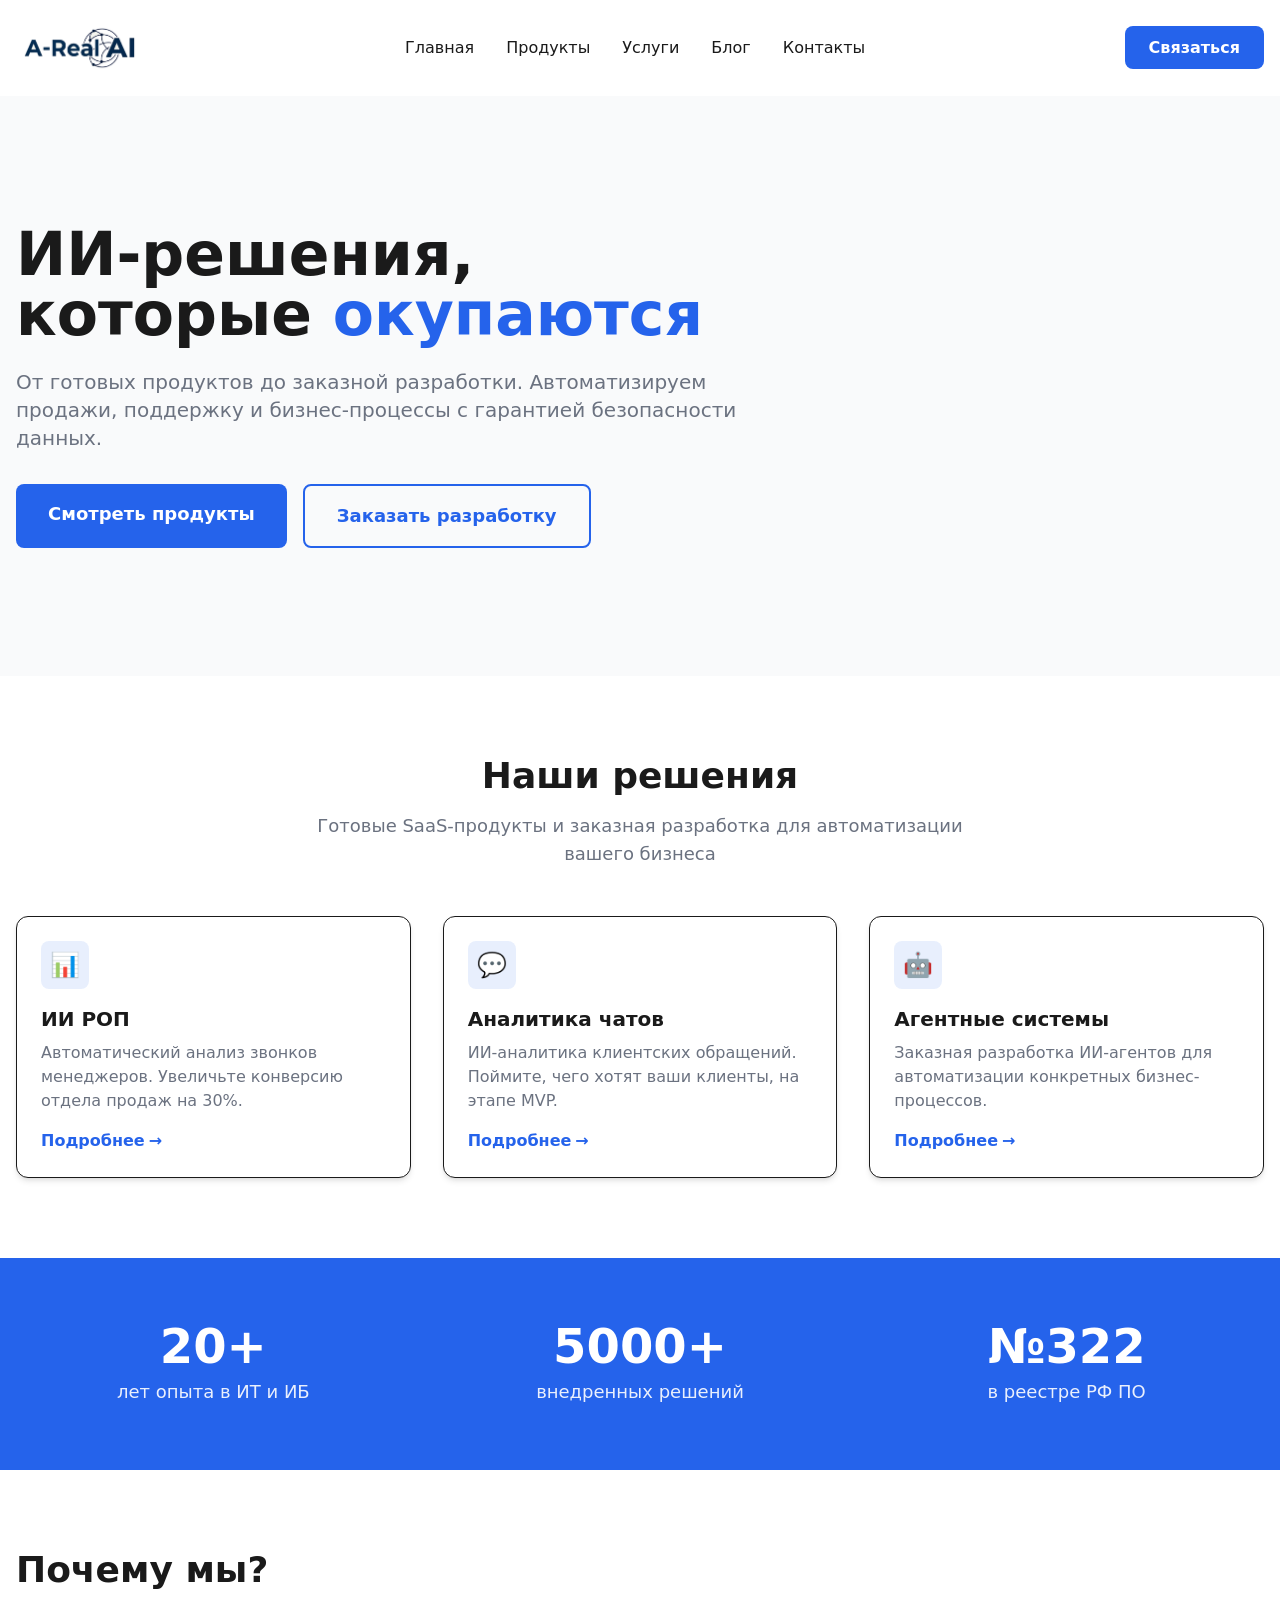
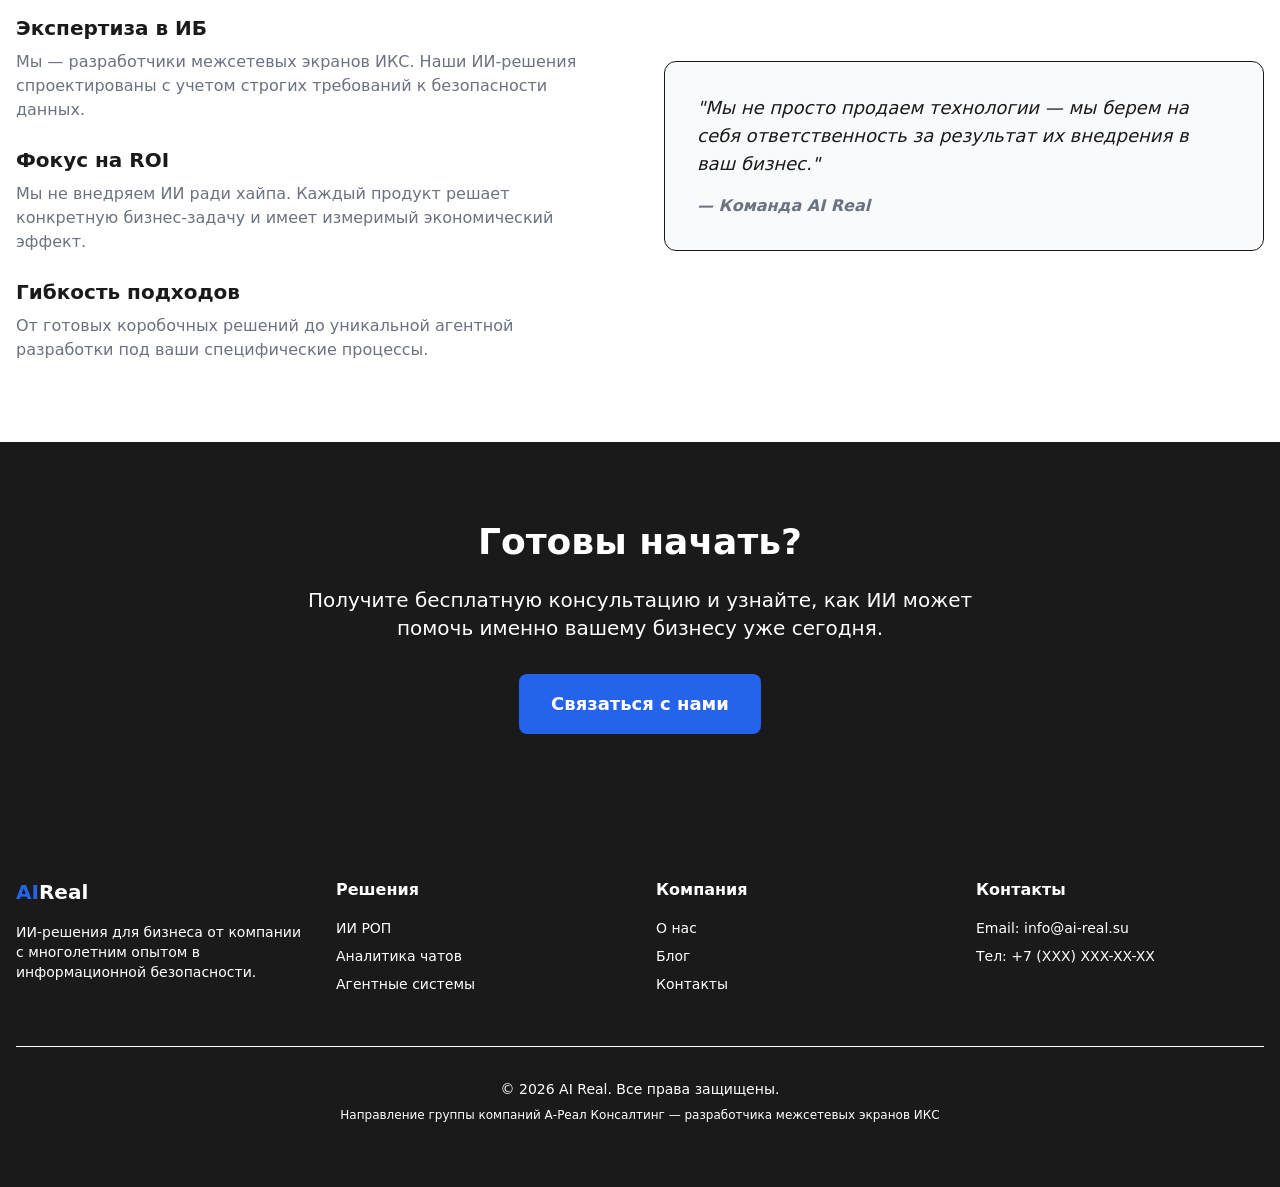
<file: index.html>
<!DOCTYPE html><html lang="ru"><head><meta charset="UTF-8"><meta name="viewport" content="width=device-width, initial-scale=1.0"><title>AI Real — ИИ-решения для бизнеса</title><meta name="description" content="ИИ-решения для бизнеса от компании с многолетним опытом в информационной безопасности."><!-- Каноническая ссылка --><link rel="canonical" href="https://ai-real.su/"><!-- Open Graph --><meta property="og:title" content="AI Real — ИИ-решения для бизнеса"><meta property="og:description" content="ИИ-решения для бизнеса от компании с многолетним опытом в информационной безопасности."><meta property="og:image" content="https://ai-real.su/logo-mono1.png"><meta property="og:url" content="https://ai-real.su/"><meta property="og:type" content="website"><!-- Favicon --><link rel="icon" type="image/png" href="/favicon-96x96.png" sizes="96x96"><link rel="icon" type="image/svg+xml" href="/favicon.svg"><link rel="shortcut icon" href="/favicon.ico"><link rel="apple-touch-icon" sizes="180x180" href="/apple-touch-icon.png"><link rel="manifest" href="/site.webmanifest"><!-- Микроразметка Организации --><script type="application/ld+json">{"@context":"https://schema.org","@type":"Organization","name":"AI Real","url":"https://ai-real.su","logo":"https://ai-real.su/logo-mono1.png","description":"Разработка и внедрение ИИ-решений для бизнеса. Направление группы компаний А-Реал Консалтинг.","parentOrganization":{"@type":"Organization","name":"А-Реал Консалтинг","description":"Разработчик межсетевых экранов ИКС"},"contactPoint":{"@type":"ContactPoint","email":"info@ai-real.su","contactType":"customer service"}}</script><link rel="stylesheet" href="/_astro/BaseLayout.Dg0_N8qH.css"></head><body class="bg-white text-dark font-sans antialiased flex flex-col min-h-screen"><header class="bg-white sticky top-0 z-50"><nav class="container py-6 flex items-center justify-between"><a href="/" class="flex items-center gap-2"><img src="/logo-mono1.png" alt="AI Real" class="h-12 w-auto"></a><ul class="hidden md:flex items-center gap-8"><li><a href="/" class="text-dark hover:text-primary font-medium transition-colors">Главная</a></li><li><a href="/products/" class="text-dark hover:text-primary font-medium transition-colors">Продукты</a></li><li><a href="/services/" class="text-dark hover:text-primary font-medium transition-colors">Услуги</a></li><li><a href="/blog/" class="text-dark hover:text-primary font-medium transition-colors">Блог</a></li><li><a href="/contacts/" class="text-dark hover:text-primary font-medium transition-colors">Контакты</a></li></ul><div class="hidden md:block"><a href="/contacts/" class="bg-primary hover:bg-primary-dark text-white px-6 py-3 rounded-lg font-semibold transition-colors">Связаться</a></div></nav></header><main class="flex-grow w-full"><section class="bg-light-gray py-20 md:py-32"><div class="container"><div class="max-w-3xl"><h1 class="text-4xl md:text-6xl font-bold mb-6">ИИ-решения, которые <span class="text-primary">окупаются</span></h1><p class="text-lg md:text-xl text-gray mb-8">От готовых продуктов до заказной разработки. Автоматизируем продажи, поддержку и бизнес-процессы с гарантией безопасности данных.</p><div class="flex flex-wrap gap-4"><a href="/products/" class="inline-block font-semibold rounded-lg transition-all duration-200 text-center bg-primary hover:bg-primary-dark text-white px-8 py-4 text-lg ">Смотреть продукты</a><a href="/services/custom-dev/" class="inline-block font-semibold rounded-lg transition-all duration-200 text-center border-2 border-primary text-primary hover:bg-primary hover:text-white px-8 py-4 text-lg ">Заказать разработку</a></div></div></div></section><section class="py-20"><div class="container"><h2 class="text-3xl md:text-4xl font-bold text-center mb-4">Наши решения</h2><p class="text-center text-gray text-lg mb-12 max-w-2xl mx-auto">Готовые SaaS-продукты и заказная разработка для автоматизации вашего бизнеса</p><div class="grid md:grid-cols-3 gap-8"><div class="bg-white rounded-xl shadow-md hover:shadow-lg transition-shadow duration-300 p-6 border border-gray-100 "><div class="w-12 h-12 bg-primary/10 rounded-lg flex items-center justify-center mb-4"><span class="text-2xl">📊</span></div><h3 class="text-xl font-bold mb-2">ИИ РОП</h3><p class="text-gray mb-4">Автоматический анализ звонков менеджеров. Увеличьте конверсию отдела продаж на 30%.</p><a href="/products/ai-rop/" class="text-primary font-semibold hover:text-primary-dark inline-flex items-center gap-1">Подробнее <span>→</span></a></div><div class="bg-white rounded-xl shadow-md hover:shadow-lg transition-shadow duration-300 p-6 border border-gray-100 "><div class="w-12 h-12 bg-primary/10 rounded-lg flex items-center justify-center mb-4"><span class="text-2xl">💬</span></div><h3 class="text-xl font-bold mb-2">Аналитика чатов</h3><p class="text-gray mb-4">ИИ-аналитика клиентских обращений. Поймите, чего хотят ваши клиенты, на этапе MVP.</p><a href="/products/chat-analytics/" class="text-primary font-semibold hover:text-primary-dark inline-flex items-center gap-1">Подробнее <span>→</span></a></div><div class="bg-white rounded-xl shadow-md hover:shadow-lg transition-shadow duration-300 p-6 border border-gray-100 "><div class="w-12 h-12 bg-primary/10 rounded-lg flex items-center justify-center mb-4"><span class="text-2xl">🤖</span></div><h3 class="text-xl font-bold mb-2">Агентные системы</h3><p class="text-gray mb-4">Заказная разработка ИИ-агентов для автоматизации конкретных бизнес-процессов.</p><a href="/services/custom-dev/" class="text-primary font-semibold hover:text-primary-dark inline-flex items-center gap-1">Подробнее <span>→</span></a></div></div></div></section><section class="bg-primary text-white py-16"><div class="container"><div class="grid md:grid-cols-3 gap-8 text-center"><div><div class="text-4xl md:text-5xl font-bold mb-2">20+</div><div class="text-lg opacity-90">лет опыта в ИТ и ИБ</div></div><div><div class="text-4xl md:text-5xl font-bold mb-2">5000+</div><div class="text-lg opacity-90">внедренных решений</div></div><div><div class="text-4xl md:text-5xl font-bold mb-2">№322</div><div class="text-lg opacity-90">в реестре РФ ПО</div></div></div></div></section><section class="py-20"><div class="container"><div class="grid md:grid-cols-2 gap-12 items-center"><div><h2 class="text-3xl md:text-4xl font-bold mb-6">Почему мы?</h2><div class="space-y-6"><div><h3 class="text-xl font-bold mb-2">Экспертиза в ИБ</h3><p class="text-gray">Мы — разработчики межсетевых экранов ИКС. Наши ИИ-решения спроектированы с учетом строгих требований к безопасности данных.</p></div><div><h3 class="text-xl font-bold mb-2">Фокус на ROI</h3><p class="text-gray">Мы не внедряем ИИ ради хайпа. Каждый продукт решает конкретную бизнес-задачу и имеет измеримый экономический эффект.</p></div><div><h3 class="text-xl font-bold mb-2">Гибкость подходов</h3><p class="text-gray">От готовых коробочных решений до уникальной агентной разработки под ваши специфические процессы.</p></div></div></div><div class="bg-light-gray rounded-xl p-8 border border-gray-100"><blockquote class="text-lg italic mb-4 text-dark">"Мы не просто продаем технологии — мы берем на себя ответственность за результат их внедрения в ваш бизнес."</blockquote><cite class="text-gray font-semibold">— Команда AI Real</cite></div></div></div></section><section class="bg-dark text-white py-20"><div class="container text-center"><h2 class="text-3xl md:text-4xl font-bold mb-6">Готовы начать?</h2><p class="text-lg md:text-xl mb-8 max-w-2xl mx-auto text-gray-300">Получите бесплатную консультацию и узнайте, как ИИ может помочь именно вашему бизнесу уже сегодня.</p><a href="/contacts/" class="inline-block font-semibold rounded-lg transition-all duration-200 text-center bg-primary hover:bg-primary-dark text-white px-8 py-4 text-lg ">Связаться с нами</a></div></section></main><footer class="bg-dark text-white py-16"><div class="container"><div class="grid md:grid-cols-4 gap-8 mb-12"><div><h3 class="text-xl font-bold mb-4"><span class="text-primary">AI</span>Real</h3><p class="text-gray-300 mb-4 text-sm">ИИ-решения для бизнеса от компании с многолетним опытом в информационной безопасности.</p></div><div><h4 class="font-bold mb-4 text-white">Решения</h4><ul class="space-y-2 text-sm"><li><a href="/products/ai-rop/" class="text-gray-300 hover:text-white">ИИ РОП</a></li><li><a href="/products/chat-analytics/" class="text-gray-300 hover:text-white">Аналитика чатов</a></li><li><a href="/services/custom-dev/" class="text-gray-300 hover:text-white">Агентные системы</a></li></ul></div><div><h4 class="font-bold mb-4 text-white">Компания</h4><ul class="space-y-2 text-sm"><li><a href="/about/" class="text-gray-300 hover:text-white">О нас</a></li><li><a href="/blog/" class="text-gray-300 hover:text-white">Блог</a></li><li><a href="/contacts/" class="text-gray-300 hover:text-white">Контакты</a></li></ul></div><div><h4 class="font-bold mb-4 text-white">Контакты</h4><ul class="space-y-2 text-sm text-gray-300"><li>Email: info@ai-real.su</li><li>Тел: +7 (XXX) XXX-XX-XX</li></ul></div></div><div class="border-t border-gray-700 pt-8 text-center text-gray-400 text-sm"><p>&copy; 2026 AI Real. Все права защищены.</p><p class="mt-2 text-xs text-gray-500">Направление группы компаний А-Реал Консалтинг — разработчика межсетевых экранов ИКС</p></div></div></footer></body></html>
</file>
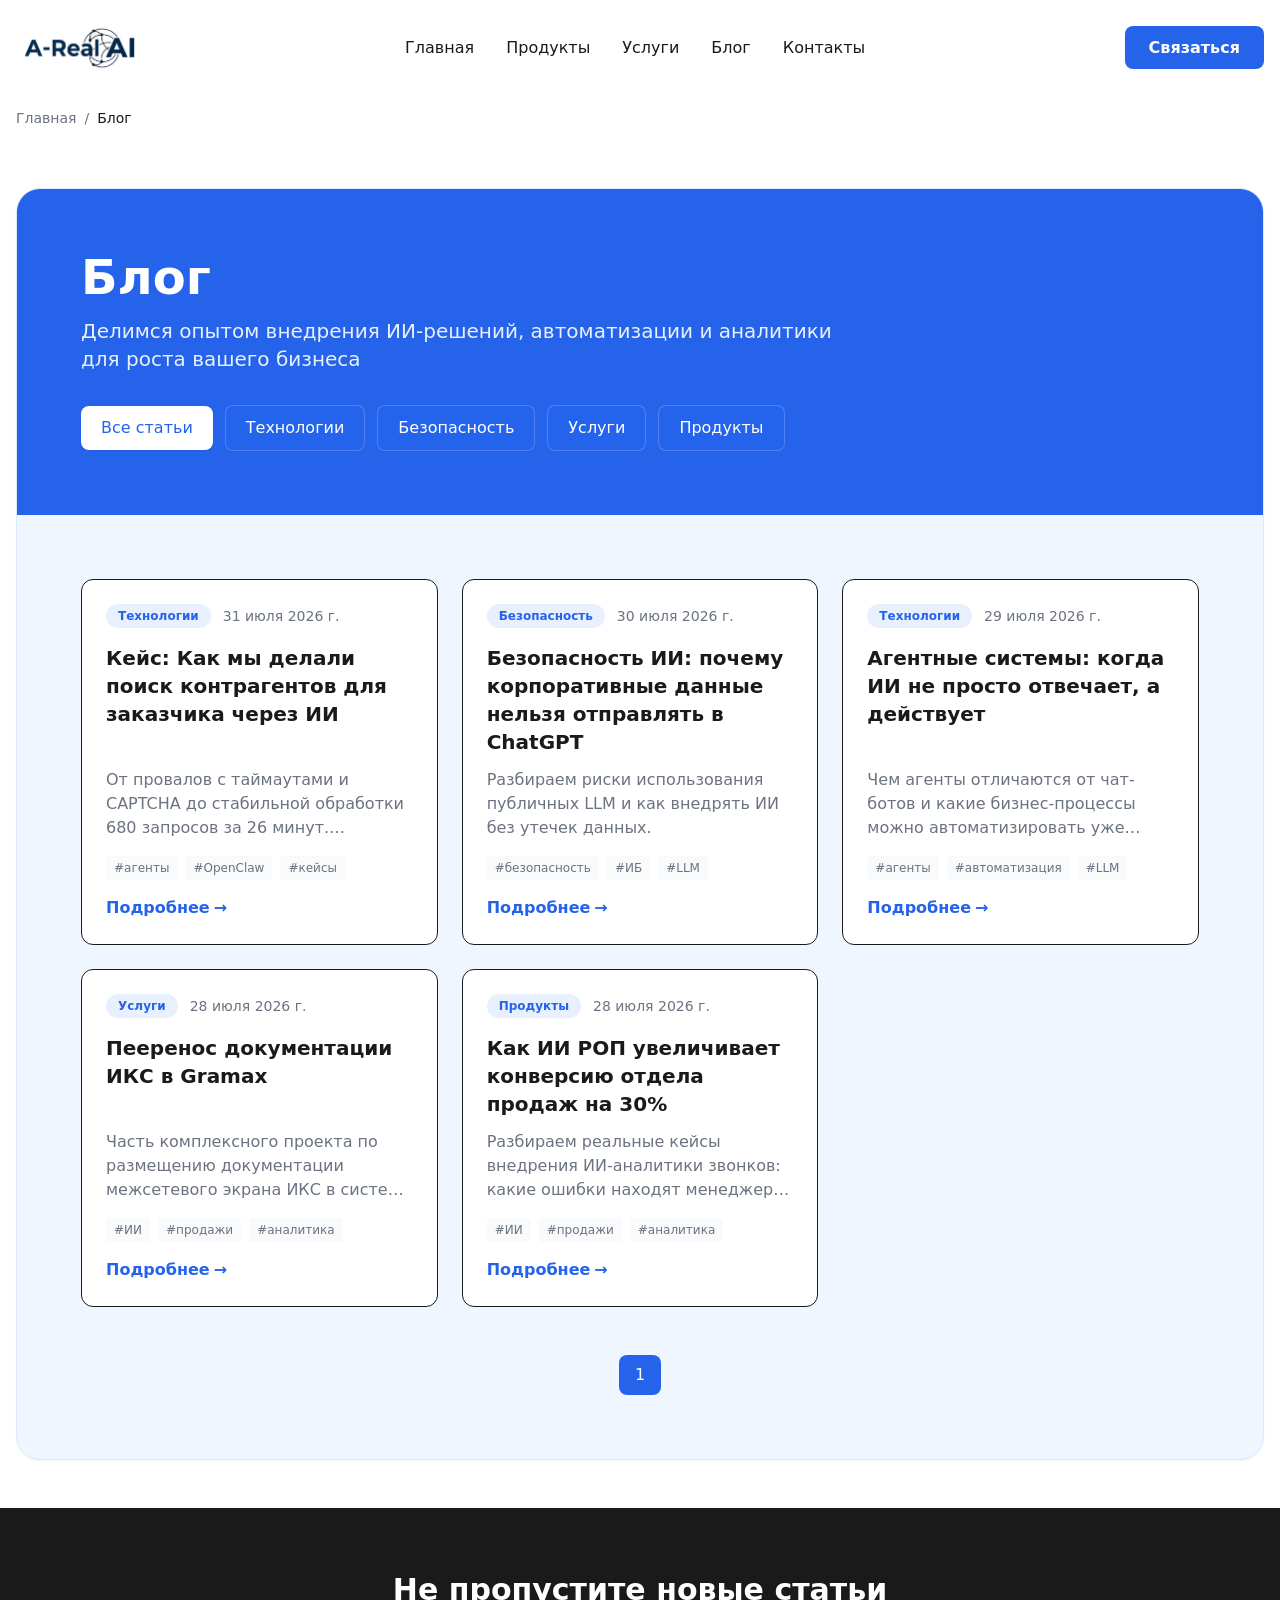
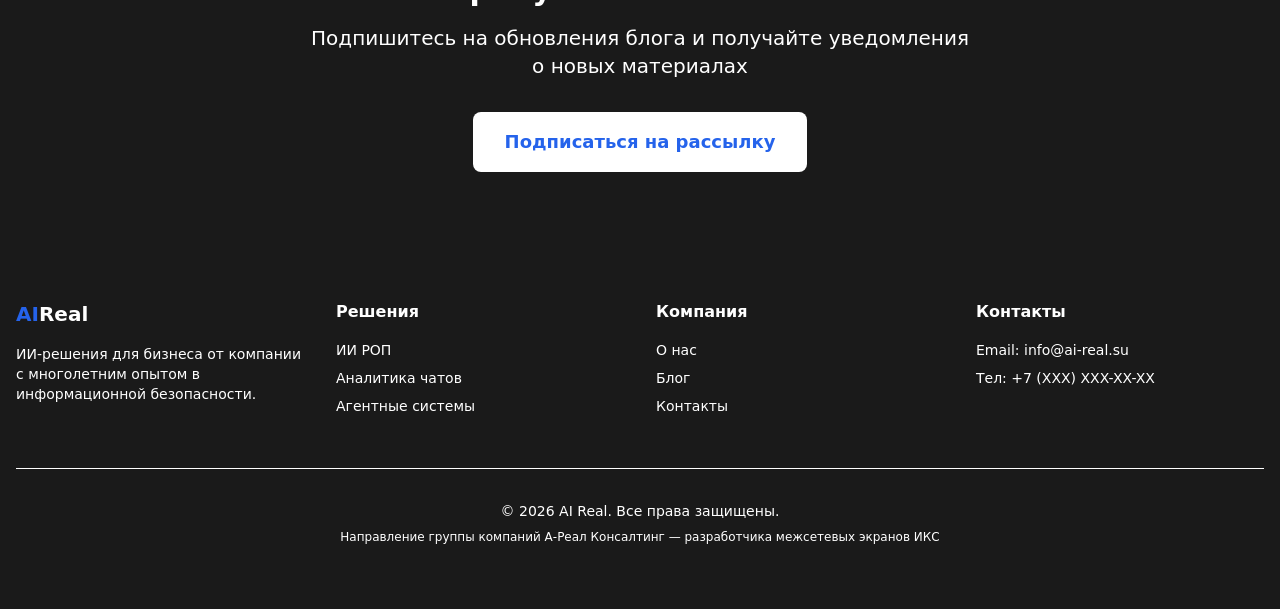
<file: blog/index.html>
<!DOCTYPE html><html lang="ru"><head><meta charset="UTF-8"><meta name="viewport" content="width=device-width, initial-scale=1.0"><title>Блог | AI Real — Экспертиза в ИИ и автоматизации</title><meta name="description" content="Статьи о внедрении ИИ, автоматизации бизнес-процессов, аналитике и современных технологиях для бизнеса."><!-- Каноническая ссылка --><link rel="canonical" href="https://ai-real.su/blog/"><!-- Open Graph --><meta property="og:title" content="Блог | AI Real — Экспертиза в ИИ и автоматизации"><meta property="og:description" content="Статьи о внедрении ИИ, автоматизации бизнес-процессов, аналитике и современных технологиях для бизнеса."><meta property="og:image" content="https://ai-real.su/logo-mono1.png"><meta property="og:url" content="https://ai-real.su/blog/"><meta property="og:type" content="website"><!-- Favicon --><link rel="icon" type="image/png" href="/favicon-96x96.png" sizes="96x96"><link rel="icon" type="image/svg+xml" href="/favicon.svg"><link rel="shortcut icon" href="/favicon.ico"><link rel="apple-touch-icon" sizes="180x180" href="/apple-touch-icon.png"><link rel="manifest" href="/site.webmanifest"><!-- Микроразметка Организации --><script type="application/ld+json">{"@context":"https://schema.org","@type":"Organization","name":"AI Real","url":"https://ai-real.su","logo":"https://ai-real.su/logo-mono1.png","description":"Разработка и внедрение ИИ-решений для бизнеса. Направление группы компаний А-Реал Консалтинг.","parentOrganization":{"@type":"Organization","name":"А-Реал Консалтинг","description":"Разработчик межсетевых экранов ИКС"},"contactPoint":{"@type":"ContactPoint","email":"info@ai-real.su","contactType":"customer service"}}</script><link rel="stylesheet" href="/_astro/BaseLayout.Dg0_N8qH.css"></head><body class="bg-white text-dark font-sans antialiased flex flex-col min-h-screen"><header class="bg-white sticky top-0 z-50"><nav class="container py-6 flex items-center justify-between"><a href="/" class="flex items-center gap-2"><img src="/logo-mono1.png" alt="AI Real" class="h-12 w-auto"></a><ul class="hidden md:flex items-center gap-8"><li><a href="/" class="text-dark hover:text-primary font-medium transition-colors">Главная</a></li><li><a href="/products/" class="text-dark hover:text-primary font-medium transition-colors">Продукты</a></li><li><a href="/services/" class="text-dark hover:text-primary font-medium transition-colors">Услуги</a></li><li><a href="/blog/" class="text-dark hover:text-primary font-medium transition-colors">Блог</a></li><li><a href="/contacts/" class="text-dark hover:text-primary font-medium transition-colors">Контакты</a></li></ul><div class="hidden md:block"><a href="/contacts/" class="bg-primary hover:bg-primary-dark text-white px-6 py-3 rounded-lg font-semibold transition-colors">Связаться</a></div></nav><div class="container py-3"><nav class="text-sm text-gray"><a href="/" class="hover:text-primary transition-colors">Главная</a><span class="mx-2 text-gray-400">/</span><span class="text-dark font-medium">Блог</span></nav></div></header><main class="flex-grow w-full"><section class="py-12"><div class="container"><div class="bg-blue-50 border border-blue-100 rounded-3xl overflow-hidden shadow-sm"><!-- Синяя верхняя часть рамки --><div class="bg-primary p-8 md:p-12 lg:p-16"><h1 class="text-4xl md:text-5xl font-bold text-white mb-4">Блог</h1><p class="text-xl text-white/90 max-w-3xl mb-8">Делимся опытом внедрения ИИ-решений, автоматизации и аналитики для роста вашего бизнеса</p><div class="flex flex-wrap items-center gap-3"><a href="/blog/" class="px-5 py-2.5 bg-white text-primary rounded-lg font-medium hover:bg-gray-100 transition shadow-sm">Все статьи</a><button class="px-5 py-2.5 bg-primary/80 text-white border border-white/20 rounded-lg font-medium hover:bg-white hover:text-primary transition cursor-default" aria-label="Фильтр по категории Технологии">Технологии</button><button class="px-5 py-2.5 bg-primary/80 text-white border border-white/20 rounded-lg font-medium hover:bg-white hover:text-primary transition cursor-default" aria-label="Фильтр по категории Безопасность">Безопасность</button><button class="px-5 py-2.5 bg-primary/80 text-white border border-white/20 rounded-lg font-medium hover:bg-white hover:text-primary transition cursor-default" aria-label="Фильтр по категории Услуги">Услуги</button><button class="px-5 py-2.5 bg-primary/80 text-white border border-white/20 rounded-lg font-medium hover:bg-white hover:text-primary transition cursor-default" aria-label="Фильтр по категории Продукты">Продукты</button></div></div><!-- Слабо-голубая нижняя часть рамки --><div class="p-8 md:p-12 lg:p-16"><div class="grid md:grid-cols-2 lg:grid-cols-3 gap-6 mb-12"><article class="bg-white border border-gray-200 rounded-xl p-6 hover:shadow-lg transition-shadow duration-300 flex flex-col h-full"><div class="flex items-center gap-3 text-sm text-gray mb-4"><span class="px-3 py-1 bg-primary/10 text-primary rounded-full text-xs font-semibold">Технологии</span><time datetime="2026-07-31T00:00:00.000Z" class="text-gray-500">31 июля 2026 г.</time></div><h2 class="text-xl font-bold text-dark mb-3 flex-grow"><a href="/blog/ai-contructor-search/" class="hover:text-primary transition-colors">Кейс: Как мы делали поиск контрагентов для заказчика через ИИ</a></h2><p class="text-gray mb-4 line-clamp-3">От провалов с таймаутами и CAPTCHA до стабильной обработки 680 запросов за 26 минут. Архитектура, промпты и главные ошибки при создании агентных систем.</p><div class="flex flex-wrap gap-2 mb-4"><span class="text-xs text-gray bg-light-gray px-2 py-1 rounded">#агенты</span><span class="text-xs text-gray bg-light-gray px-2 py-1 rounded">#OpenClaw</span><span class="text-xs text-gray bg-light-gray px-2 py-1 rounded">#кейсы</span></div><a href="/blog/ai-contructor-search/" class="inline-flex items-center gap-1 text-primary font-semibold hover:text-primary-dark transition-colors mt-auto">Подробнее <span>→</span></a></article><article class="bg-white border border-gray-200 rounded-xl p-6 hover:shadow-lg transition-shadow duration-300 flex flex-col h-full"><div class="flex items-center gap-3 text-sm text-gray mb-4"><span class="px-3 py-1 bg-primary/10 text-primary rounded-full text-xs font-semibold">Безопасность</span><time datetime="2026-07-30T00:00:00.000Z" class="text-gray-500">30 июля 2026 г.</time></div><h2 class="text-xl font-bold text-dark mb-3 flex-grow"><a href="/blog/ai-security-enterprise/" class="hover:text-primary transition-colors">Безопасность ИИ: почему корпоративные данные нельзя отправлять в ChatGPT</a></h2><p class="text-gray mb-4 line-clamp-3">Разбираем риски использования публичных LLM и как внедрять ИИ без утечек данных.</p><div class="flex flex-wrap gap-2 mb-4"><span class="text-xs text-gray bg-light-gray px-2 py-1 rounded">#безопасность</span><span class="text-xs text-gray bg-light-gray px-2 py-1 rounded">#ИБ</span><span class="text-xs text-gray bg-light-gray px-2 py-1 rounded">#LLM</span></div><a href="/blog/ai-security-enterprise/" class="inline-flex items-center gap-1 text-primary font-semibold hover:text-primary-dark transition-colors mt-auto">Подробнее <span>→</span></a></article><article class="bg-white border border-gray-200 rounded-xl p-6 hover:shadow-lg transition-shadow duration-300 flex flex-col h-full"><div class="flex items-center gap-3 text-sm text-gray mb-4"><span class="px-3 py-1 bg-primary/10 text-primary rounded-full text-xs font-semibold">Технологии</span><time datetime="2026-07-29T00:00:00.000Z" class="text-gray-500">29 июля 2026 г.</time></div><h2 class="text-xl font-bold text-dark mb-3 flex-grow"><a href="/blog/ai-agents-automation/" class="hover:text-primary transition-colors">Агентные системы: когда ИИ не просто отвечает, а действует</a></h2><p class="text-gray mb-4 line-clamp-3">Чем агенты отличаются от чат-ботов и какие бизнес-процессы можно автоматизировать уже сегодня.</p><div class="flex flex-wrap gap-2 mb-4"><span class="text-xs text-gray bg-light-gray px-2 py-1 rounded">#агенты</span><span class="text-xs text-gray bg-light-gray px-2 py-1 rounded">#автоматизация</span><span class="text-xs text-gray bg-light-gray px-2 py-1 rounded">#LLM</span></div><a href="/blog/ai-agents-automation/" class="inline-flex items-center gap-1 text-primary font-semibold hover:text-primary-dark transition-colors mt-auto">Подробнее <span>→</span></a></article><article class="bg-white border border-gray-200 rounded-xl p-6 hover:shadow-lg transition-shadow duration-300 flex flex-col h-full"><div class="flex items-center gap-3 text-sm text-gray mb-4"><span class="px-3 py-1 bg-primary/10 text-primary rounded-full text-xs font-semibold">Услуги</span><time datetime="2026-07-28T00:00:00.000Z" class="text-gray-500">28 июля 2026 г.</time></div><h2 class="text-xl font-bold text-dark mb-3 flex-grow"><a href="/blog/ai-docs-tranfer-to-gramax/" class="hover:text-primary transition-colors">Пееренос документации ИКС в Gramax</a></h2><p class="text-gray mb-4 line-clamp-3">Часть комплексного проекта по размещению документации межсетевого экрана ИКС в системе document-as-code с ИИ поиском</p><div class="flex flex-wrap gap-2 mb-4"><span class="text-xs text-gray bg-light-gray px-2 py-1 rounded">#ИИ</span><span class="text-xs text-gray bg-light-gray px-2 py-1 rounded">#продажи</span><span class="text-xs text-gray bg-light-gray px-2 py-1 rounded">#аналитика</span></div><a href="/blog/ai-docs-tranfer-to-gramax/" class="inline-flex items-center gap-1 text-primary font-semibold hover:text-primary-dark transition-colors mt-auto">Подробнее <span>→</span></a></article><article class="bg-white border border-gray-200 rounded-xl p-6 hover:shadow-lg transition-shadow duration-300 flex flex-col h-full"><div class="flex items-center gap-3 text-sm text-gray mb-4"><span class="px-3 py-1 bg-primary/10 text-primary rounded-full text-xs font-semibold">Продукты</span><time datetime="2026-07-28T00:00:00.000Z" class="text-gray-500">28 июля 2026 г.</time></div><h2 class="text-xl font-bold text-dark mb-3 flex-grow"><a href="/blog/ai-rop-increase-sales/" class="hover:text-primary transition-colors">Как ИИ РОП увеличивает конверсию отдела продаж на 30%</a></h2><p class="text-gray mb-4 line-clamp-3">Разбираем реальные кейсы внедрения ИИ-аналитики звонков: какие ошибки находят менеджеров и как это влияет на выручку.</p><div class="flex flex-wrap gap-2 mb-4"><span class="text-xs text-gray bg-light-gray px-2 py-1 rounded">#ИИ</span><span class="text-xs text-gray bg-light-gray px-2 py-1 rounded">#продажи</span><span class="text-xs text-gray bg-light-gray px-2 py-1 rounded">#аналитика</span></div><a href="/blog/ai-rop-increase-sales/" class="inline-flex items-center gap-1 text-primary font-semibold hover:text-primary-dark transition-colors mt-auto">Подробнее <span>→</span></a></article></div><div class="flex items-center justify-center gap-2"><span class="px-4 py-2 bg-primary text-white rounded-lg font-medium">1</span></div></div></div></div></section><section class="bg-dark text-white py-16"><div class="container text-center"><h2 class="text-3xl font-bold mb-4">Не пропустите новые статьи</h2><p class="text-xl mb-8 max-w-2xl mx-auto text-gray-300">Подпишитесь на обновления блога и получайте уведомления о новых материалах</p><a href="/contacts/" class="inline-block bg-white text-primary px-8 py-4 rounded-lg font-bold text-lg hover:bg-gray-100 transition">Подписаться на рассылку</a></div></section></main><footer class="bg-dark text-white py-16"><div class="container"><div class="grid md:grid-cols-4 gap-8 mb-12"><div><h3 class="text-xl font-bold mb-4"><span class="text-primary">AI</span>Real</h3><p class="text-gray-300 mb-4 text-sm">ИИ-решения для бизнеса от компании с многолетним опытом в информационной безопасности.</p></div><div><h4 class="font-bold mb-4 text-white">Решения</h4><ul class="space-y-2 text-sm"><li><a href="/products/ai-rop/" class="text-gray-300 hover:text-white">ИИ РОП</a></li><li><a href="/products/chat-analytics/" class="text-gray-300 hover:text-white">Аналитика чатов</a></li><li><a href="/services/custom-dev/" class="text-gray-300 hover:text-white">Агентные системы</a></li></ul></div><div><h4 class="font-bold mb-4 text-white">Компания</h4><ul class="space-y-2 text-sm"><li><a href="/about/" class="text-gray-300 hover:text-white">О нас</a></li><li><a href="/blog/" class="text-gray-300 hover:text-white">Блог</a></li><li><a href="/contacts/" class="text-gray-300 hover:text-white">Контакты</a></li></ul></div><div><h4 class="font-bold mb-4 text-white">Контакты</h4><ul class="space-y-2 text-sm text-gray-300"><li>Email: info@ai-real.su</li><li>Тел: +7 (XXX) XXX-XX-XX</li></ul></div></div><div class="border-t border-gray-700 pt-8 text-center text-gray-400 text-sm"><p>&copy; 2026 AI Real. Все права защищены.</p><p class="mt-2 text-xs text-gray-500">Направление группы компаний А-Реал Консалтинг — разработчика межсетевых экранов ИКС</p></div></div></footer></body></html>
</file>
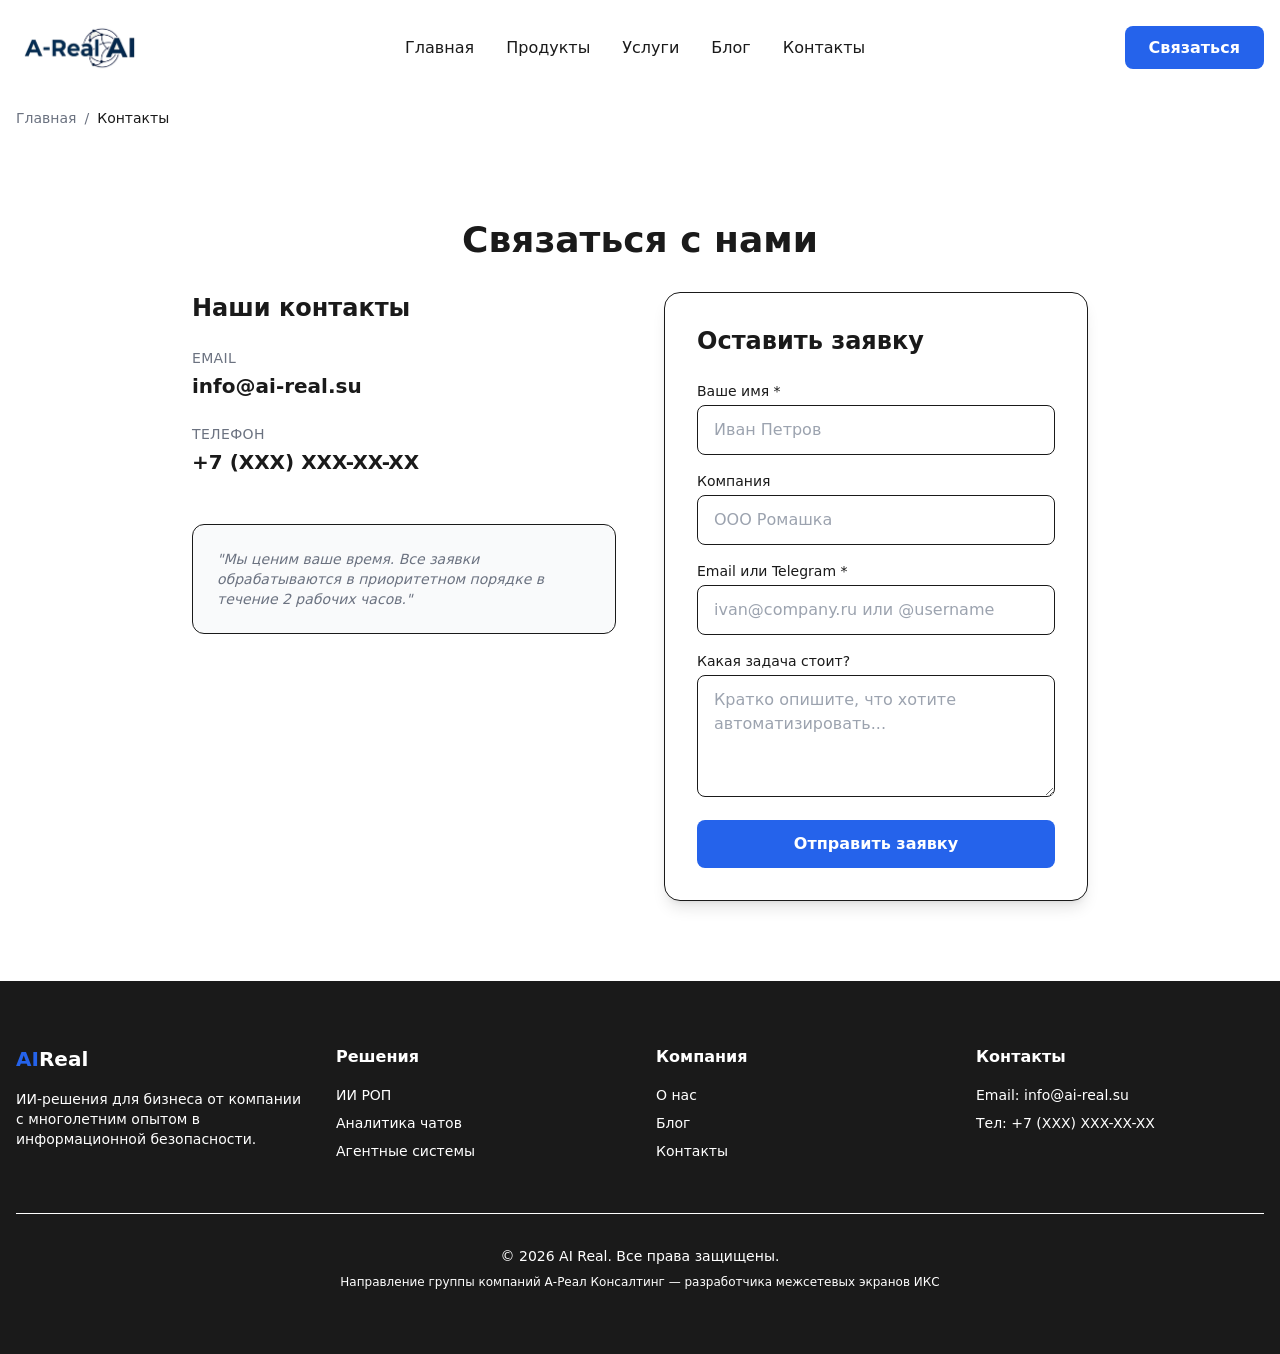
<file: contacts/index.html>
<!DOCTYPE html><html lang="ru"><head><meta charset="UTF-8"><meta name="viewport" content="width=device-width, initial-scale=1.0"><title>Контакты | AI Real</title><meta name="description" content="ИИ-решения для бизнеса от компании с многолетним опытом в информационной безопасности."><!-- Каноническая ссылка --><link rel="canonical" href="https://ai-real.su/contacts/"><!-- Open Graph --><meta property="og:title" content="Контакты | AI Real"><meta property="og:description" content="ИИ-решения для бизнеса от компании с многолетним опытом в информационной безопасности."><meta property="og:image" content="https://ai-real.su/logo-mono1.png"><meta property="og:url" content="https://ai-real.su/contacts/"><meta property="og:type" content="website"><!-- Favicon --><link rel="icon" type="image/png" href="/favicon-96x96.png" sizes="96x96"><link rel="icon" type="image/svg+xml" href="/favicon.svg"><link rel="shortcut icon" href="/favicon.ico"><link rel="apple-touch-icon" sizes="180x180" href="/apple-touch-icon.png"><link rel="manifest" href="/site.webmanifest"><!-- Микроразметка Организации --><script type="application/ld+json">{"@context":"https://schema.org","@type":"Organization","name":"AI Real","url":"https://ai-real.su","logo":"https://ai-real.su/logo-mono1.png","description":"Разработка и внедрение ИИ-решений для бизнеса. Направление группы компаний А-Реал Консалтинг.","parentOrganization":{"@type":"Organization","name":"А-Реал Консалтинг","description":"Разработчик межсетевых экранов ИКС"},"contactPoint":{"@type":"ContactPoint","email":"info@ai-real.su","contactType":"customer service"}}</script><link rel="stylesheet" href="/_astro/BaseLayout.Dg0_N8qH.css"></head><body class="bg-white text-dark font-sans antialiased flex flex-col min-h-screen"><header class="bg-white sticky top-0 z-50"><nav class="container py-6 flex items-center justify-between"><a href="/" class="flex items-center gap-2"><img src="/logo-mono1.png" alt="AI Real" class="h-12 w-auto"></a><ul class="hidden md:flex items-center gap-8"><li><a href="/" class="text-dark hover:text-primary font-medium transition-colors">Главная</a></li><li><a href="/products/" class="text-dark hover:text-primary font-medium transition-colors">Продукты</a></li><li><a href="/services/" class="text-dark hover:text-primary font-medium transition-colors">Услуги</a></li><li><a href="/blog/" class="text-dark hover:text-primary font-medium transition-colors">Блог</a></li><li><a href="/contacts/" class="text-dark hover:text-primary font-medium transition-colors">Контакты</a></li></ul><div class="hidden md:block"><a href="/contacts/" class="bg-primary hover:bg-primary-dark text-white px-6 py-3 rounded-lg font-semibold transition-colors">Связаться</a></div></nav><div class="container py-3"><nav class="text-sm text-gray"><a href="/" class="hover:text-primary transition-colors">Главная</a><span class="mx-2 text-gray-400">/</span><span class="text-dark font-medium">Контакты</span></nav></div></header><main class="flex-grow w-full"><section class="py-20 container"><div class="max-w-4xl mx-auto"><h1 class="text-4xl font-bold mb-8 text-center">Связаться с нами</h1><div class="grid md:grid-cols-2 gap-12"><div><h3 class="text-2xl font-bold mb-6">Наши контакты</h3><div class="space-y-6"><div><p class="text-sm text-gray uppercase tracking-wide mb-1">Email</p><a href="mailto:info@ai-real.su" class="text-xl font-semibold hover:text-primary">info@ai-real.su</a></div><div><p class="text-sm text-gray uppercase tracking-wide mb-1">Телефон</p><a href="tel:+70000000000" class="text-xl font-semibold hover:text-primary">+7 (XXX) XXX-XX-XX</a></div></div><div class="mt-12 p-6 bg-light-gray rounded-xl border border-gray-100"><p class="text-sm text-gray italic">"Мы ценим ваше время. Все заявки обрабатываются в приоритетном порядке в течение 2 рабочих часов."</p></div></div><div class="bg-white p-8 rounded-2xl shadow-lg border border-gray-100"><h3 class="text-2xl font-bold mb-6">Оставить заявку</h3><form id="leadForm" class="space-y-4"><div><label for="name" class="block text-sm font-medium text-gray-700 mb-1">Ваше имя *</label><input type="text" id="name" name="name" required class="w-full px-4 py-3 rounded-lg border border-gray-300 focus:ring-2 focus:ring-primary focus:border-primary outline-none transition" placeholder="Иван Петров"></div><div><label for="company" class="block text-sm font-medium text-gray-700 mb-1">Компания</label><input type="text" id="company" name="company" class="w-full px-4 py-3 rounded-lg border border-gray-300 focus:ring-2 focus:ring-primary focus:border-primary outline-none transition" placeholder="ООО Ромашка"></div><div><label for="contact" class="block text-sm font-medium text-gray-700 mb-1">Email или Telegram *</label><input type="text" id="contact" name="contact" required class="w-full px-4 py-3 rounded-lg border border-gray-300 focus:ring-2 focus:ring-primary focus:border-primary outline-none transition" placeholder="ivan@company.ru или @username"></div><div><label for="message" class="block text-sm font-medium text-gray-700 mb-1">Какая задача стоит?</label><textarea id="message" name="message" rows="4" class="w-full px-4 py-3 rounded-lg border border-gray-300 focus:ring-2 focus:ring-primary focus:border-primary outline-none transition" placeholder="Кратко опишите, что хотите автоматизировать..."></textarea></div><button type="submit" id="submitBtn" class="w-full inline-block font-semibold rounded-lg transition-all duration-200 text-center bg-primary hover:bg-primary-dark text-white px-6 py-3 text-base">Отправить заявку</button><p id="formStatus" class="text-center text-sm mt-4 hidden"></p></form></div></div></div></section><script type="module">document.addEventListener(`DOMContentLoaded`,()=>{let e=document.getElementById(`leadForm`),t=document.getElementById(`formStatus`),n=document.getElementById(`submitBtn`);e&&n&&t&&e.addEventListener(`submit`,async r=>{r.preventDefault(),n.disabled=!0,n.textContent=`Отправка...`;let i=new FormData(e),a={name:i.get(`name`),company:i.get(`company`)||``,contact:i.get(`contact`),message:i.get(`message`)||``};try{let n=await fetch(`/leads/send-lead.php`,{method:`POST`,headers:{"Content-Type":`application/json`},body:JSON.stringify(a)}),r=await n.json();if(n.ok&&r.success)t.textContent=`✅ Заявка успешно отправлена! Мы свяжемся с вами в ближайшее время.`,t.className=`text-center text-sm mt-4 text-green-600 font-semibold`,t.classList.remove(`hidden`),e.reset();else throw Error(r.error||`Ошибка сервера`)}catch(e){console.error(`Form error:`,e),t.textContent=`❌ Произошла ошибка. Пожалуйста, напишите нам на info@ai-real.su`,t.className=`text-center text-sm mt-4 text-red-600 font-semibold`,t.classList.remove(`hidden`)}finally{n.disabled=!1,n.textContent=`Отправить заявку`}})});</script></main><footer class="bg-dark text-white py-16"><div class="container"><div class="grid md:grid-cols-4 gap-8 mb-12"><div><h3 class="text-xl font-bold mb-4"><span class="text-primary">AI</span>Real</h3><p class="text-gray-300 mb-4 text-sm">ИИ-решения для бизнеса от компании с многолетним опытом в информационной безопасности.</p></div><div><h4 class="font-bold mb-4 text-white">Решения</h4><ul class="space-y-2 text-sm"><li><a href="/products/ai-rop/" class="text-gray-300 hover:text-white">ИИ РОП</a></li><li><a href="/products/chat-analytics/" class="text-gray-300 hover:text-white">Аналитика чатов</a></li><li><a href="/services/custom-dev/" class="text-gray-300 hover:text-white">Агентные системы</a></li></ul></div><div><h4 class="font-bold mb-4 text-white">Компания</h4><ul class="space-y-2 text-sm"><li><a href="/about/" class="text-gray-300 hover:text-white">О нас</a></li><li><a href="/blog/" class="text-gray-300 hover:text-white">Блог</a></li><li><a href="/contacts/" class="text-gray-300 hover:text-white">Контакты</a></li></ul></div><div><h4 class="font-bold mb-4 text-white">Контакты</h4><ul class="space-y-2 text-sm text-gray-300"><li>Email: info@ai-real.su</li><li>Тел: +7 (XXX) XXX-XX-XX</li></ul></div></div><div class="border-t border-gray-700 pt-8 text-center text-gray-400 text-sm"><p>&copy; 2026 AI Real. Все права защищены.</p><p class="mt-2 text-xs text-gray-500">Направление группы компаний А-Реал Консалтинг — разработчика межсетевых экранов ИКС</p></div></div></footer></body></html>
</file>
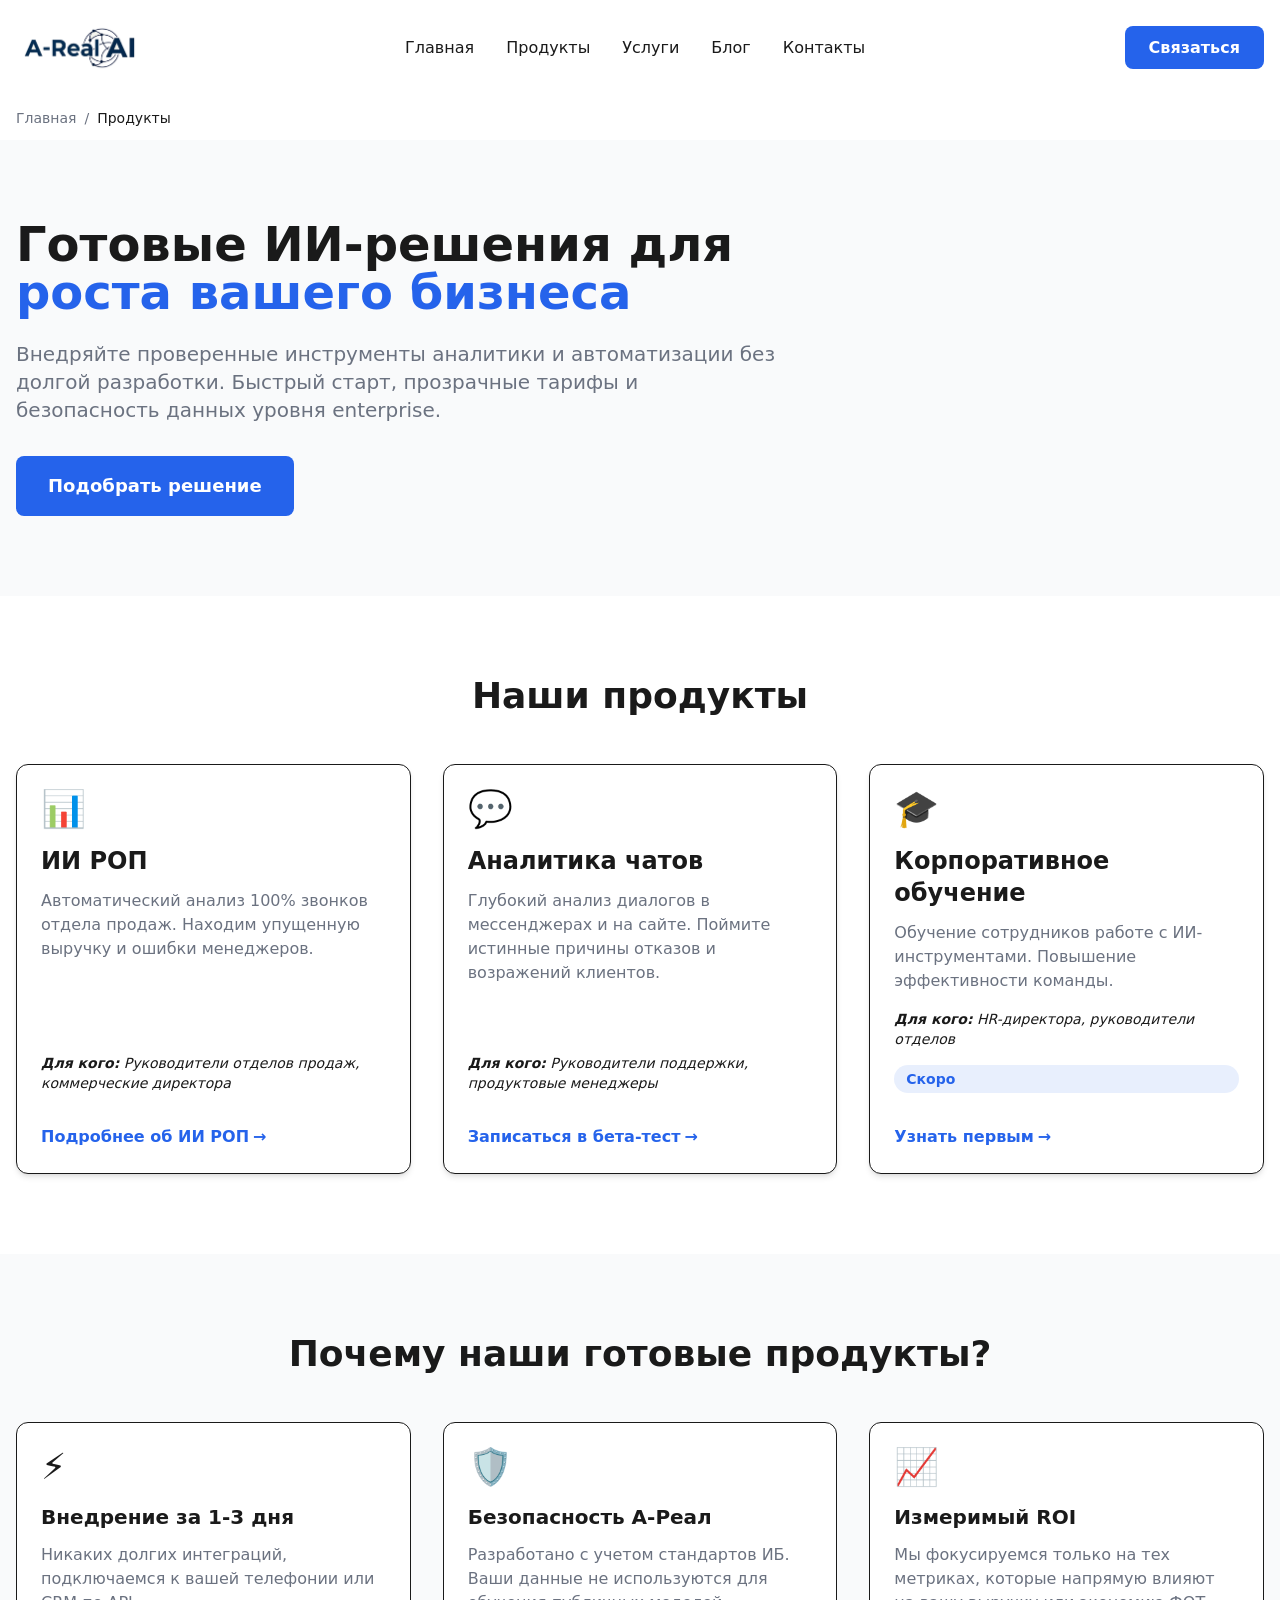
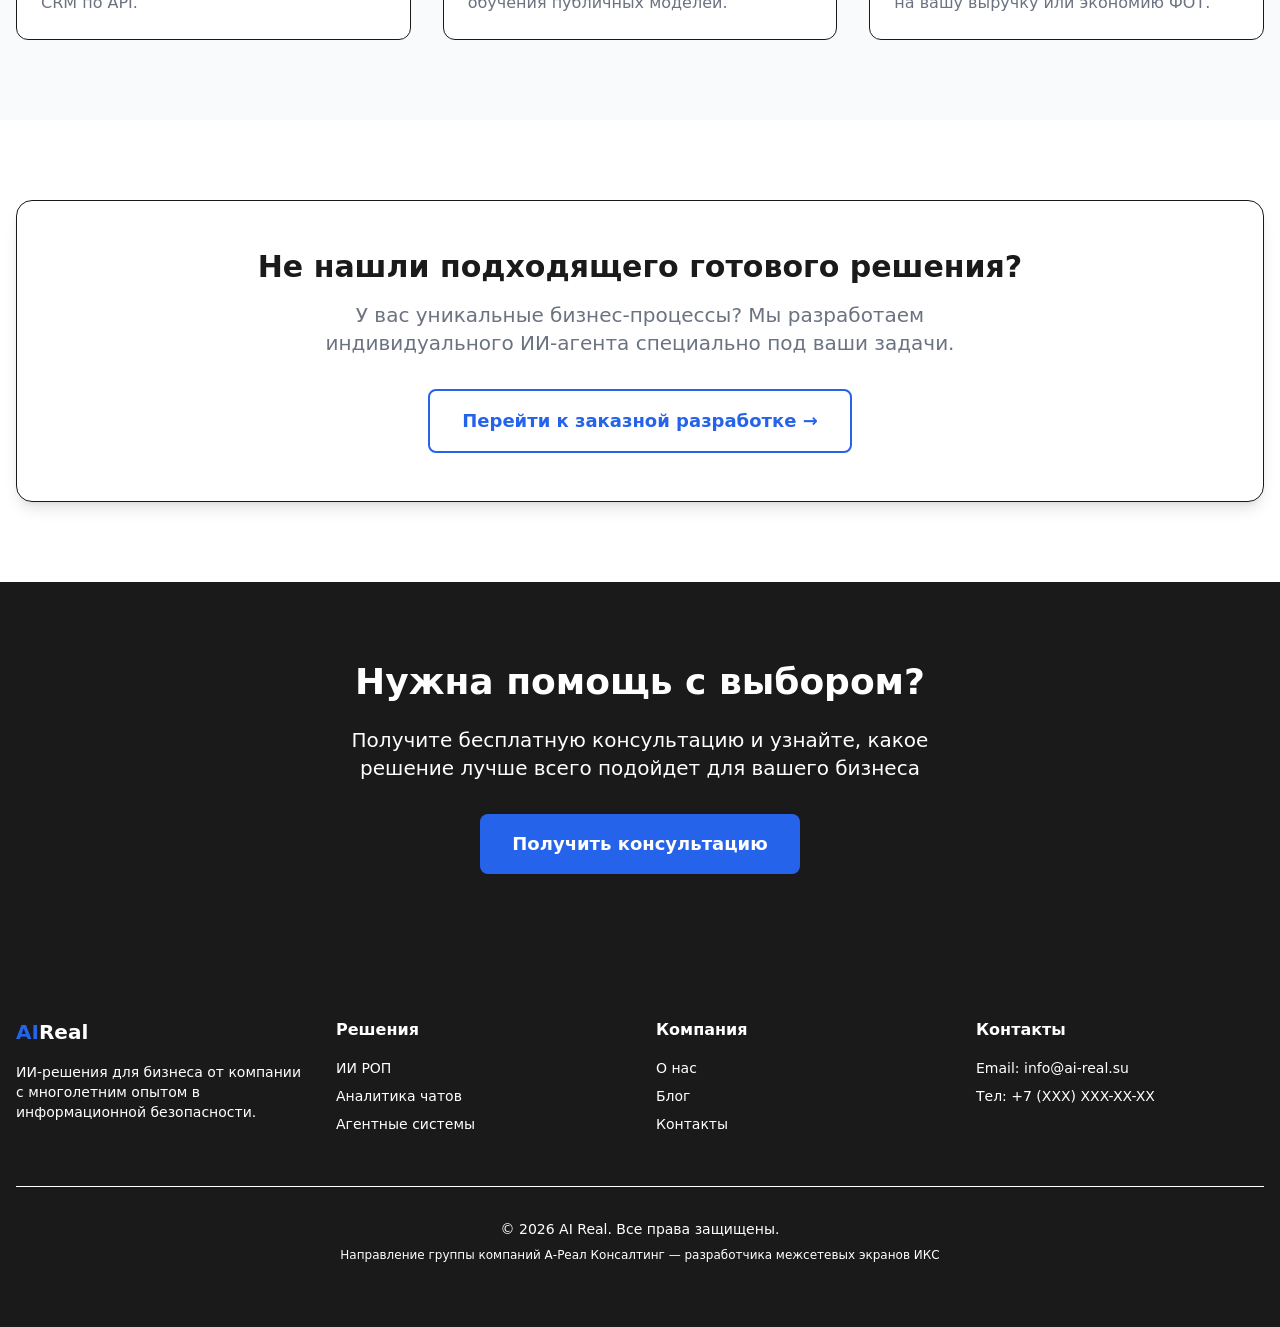
<file: products/index.html>
<!DOCTYPE html><html lang="ru"><head><meta charset="UTF-8"><meta name="viewport" content="width=device-width, initial-scale=1.0"><title>Готовые ИИ-решения для бизнеса | AI Real</title><meta name="description" content="Внедряйте проверенные инструменты аналитики и автоматизации без долгой разработки. Быстрый старт, прозрачные тарифы."><!-- Каноническая ссылка --><link rel="canonical" href="https://ai-real.su/products/"><!-- Open Graph --><meta property="og:title" content="Готовые ИИ-решения для бизнеса | AI Real"><meta property="og:description" content="Внедряйте проверенные инструменты аналитики и автоматизации без долгой разработки. Быстрый старт, прозрачные тарифы."><meta property="og:image" content="https://ai-real.su/logo-mono1.png"><meta property="og:url" content="https://ai-real.su/products/"><meta property="og:type" content="website"><!-- Favicon --><link rel="icon" type="image/png" href="/favicon-96x96.png" sizes="96x96"><link rel="icon" type="image/svg+xml" href="/favicon.svg"><link rel="shortcut icon" href="/favicon.ico"><link rel="apple-touch-icon" sizes="180x180" href="/apple-touch-icon.png"><link rel="manifest" href="/site.webmanifest"><!-- Микроразметка Организации --><script type="application/ld+json">{"@context":"https://schema.org","@type":"Organization","name":"AI Real","url":"https://ai-real.su","logo":"https://ai-real.su/logo-mono1.png","description":"Разработка и внедрение ИИ-решений для бизнеса. Направление группы компаний А-Реал Консалтинг.","parentOrganization":{"@type":"Organization","name":"А-Реал Консалтинг","description":"Разработчик межсетевых экранов ИКС"},"contactPoint":{"@type":"ContactPoint","email":"info@ai-real.su","contactType":"customer service"}}</script><link rel="stylesheet" href="/_astro/BaseLayout.Dg0_N8qH.css"></head><body class="bg-white text-dark font-sans antialiased flex flex-col min-h-screen"><header class="bg-white sticky top-0 z-50"><nav class="container py-6 flex items-center justify-between"><a href="/" class="flex items-center gap-2"><img src="/logo-mono1.png" alt="AI Real" class="h-12 w-auto"></a><ul class="hidden md:flex items-center gap-8"><li><a href="/" class="text-dark hover:text-primary font-medium transition-colors">Главная</a></li><li><a href="/products/" class="text-dark hover:text-primary font-medium transition-colors">Продукты</a></li><li><a href="/services/" class="text-dark hover:text-primary font-medium transition-colors">Услуги</a></li><li><a href="/blog/" class="text-dark hover:text-primary font-medium transition-colors">Блог</a></li><li><a href="/contacts/" class="text-dark hover:text-primary font-medium transition-colors">Контакты</a></li></ul><div class="hidden md:block"><a href="/contacts/" class="bg-primary hover:bg-primary-dark text-white px-6 py-3 rounded-lg font-semibold transition-colors">Связаться</a></div></nav><div class="container py-3"><nav class="text-sm text-gray"><a href="/" class="hover:text-primary transition-colors">Главная</a><span class="mx-2 text-gray-400">/</span><span class="text-dark font-medium">Продукты</span></nav></div></header><main class="flex-grow w-full"><section class="bg-light-gray py-20"><div class="container"><div class="max-w-3xl"><h1 class="text-4xl md:text-5xl font-bold mb-6">Готовые ИИ-решения для <span class="text-primary">роста вашего бизнеса</span></h1><p class="text-xl text-gray mb-8">Внедряйте проверенные инструменты аналитики и автоматизации без долгой разработки. Быстрый старт, прозрачные тарифы и безопасность данных уровня enterprise.</p><a href="#catalog" class="inline-block font-semibold rounded-lg transition-all duration-200 text-center bg-primary hover:bg-primary-dark text-white px-8 py-4 text-lg ">Подобрать решение</a></div></div></section><section id="catalog" class="py-20"><div class="container"><h2 class="text-3xl md:text-4xl font-bold text-center mb-12">Наши продукты</h2><div class="grid md:grid-cols-3 gap-8"><div class="bg-white rounded-xl shadow-md hover:shadow-lg transition-shadow duration-300 border border-gray-100 overflow-hidden flex flex-col"><div class="p-6 flex flex-col flex-grow"><div class="text-4xl mb-4">📊</div><h3 class="text-2xl font-bold mb-3">ИИ РОП</h3><p class="text-gray mb-4 flex-grow">Автоматический анализ 100% звонков отдела продаж. Находим упущенную выручку и ошибки менеджеров.</p><p class="text-sm text-gray-600 mb-4 italic"><span class="font-semibold">Для кого:</span> Руководители отделов продаж, коммерческие директора</p><a href="/products/ai-rop/" class="mt-4 inline-flex items-center gap-1 text-primary font-semibold hover:text-primary-dark">Подробнее об ИИ РОП <span>→</span></a></div></div><div class="bg-white rounded-xl shadow-md hover:shadow-lg transition-shadow duration-300 border border-gray-100 overflow-hidden flex flex-col"><div class="p-6 flex flex-col flex-grow"><div class="text-4xl mb-4">💬</div><h3 class="text-2xl font-bold mb-3">Аналитика чатов</h3><p class="text-gray mb-4 flex-grow">Глубокий анализ диалогов в мессенджерах и на сайте. Поймите истинные причины отказов и возражений клиентов.</p><p class="text-sm text-gray-600 mb-4 italic"><span class="font-semibold">Для кого:</span> Руководители поддержки, продуктовые менеджеры</p><a href="/products/chat-analytics/" class="mt-4 inline-flex items-center gap-1 text-primary font-semibold hover:text-primary-dark">Записаться в бета-тест <span>→</span></a></div></div><div class="bg-white rounded-xl shadow-md hover:shadow-lg transition-shadow duration-300 border border-gray-100 overflow-hidden flex flex-col"><div class="p-6 flex flex-col flex-grow"><div class="text-4xl mb-4">🎓</div><h3 class="text-2xl font-bold mb-3">Корпоративное обучение</h3><p class="text-gray mb-4 flex-grow">Обучение сотрудников работе с ИИ-инструментами. Повышение эффективности команды.</p><p class="text-sm text-gray-600 mb-4 italic"><span class="font-semibold">Для кого:</span> HR-директора, руководители отделов</p><div class="bg-primary/10 text-primary px-3 py-1 rounded-full text-sm font-semibold mb-4 inline-block">Скоро</div><a href="/contacts/" class="mt-4 inline-flex items-center gap-1 text-primary font-semibold hover:text-primary-dark">Узнать первым <span>→</span></a></div></div></div></div></section><section class="bg-light-gray py-20"><div class="container"><h2 class="text-3xl md:text-4xl font-bold text-center mb-12">Почему наши готовые продукты?</h2><div class="grid md:grid-cols-3 gap-8"><div class="bg-white rounded-xl p-6 border border-gray-100"><div class="text-4xl mb-4">⚡</div><h3 class="text-xl font-bold mb-3">Внедрение за 1-3 дня</h3><p class="text-gray">Никаких долгих интеграций, подключаемся к вашей телефонии или CRM по API.</p></div><div class="bg-white rounded-xl p-6 border border-gray-100"><div class="text-4xl mb-4">🛡️</div><h3 class="text-xl font-bold mb-3">Безопасность А-Реал</h3><p class="text-gray">Разработано с учетом стандартов ИБ. Ваши данные не используются для обучения публичных моделей.</p></div><div class="bg-white rounded-xl p-6 border border-gray-100"><div class="text-4xl mb-4">📈</div><h3 class="text-xl font-bold mb-3">Измеримый ROI</h3><p class="text-gray">Мы фокусируемся только на тех метриках, которые напрямую влияют на вашу выручку или экономию ФОТ.</p></div></div></div></section><section class="py-20"><div class="container"><div class="bg-white rounded-2xl p-8 md:p-12 shadow-lg border border-gray-100 text-center"><h2 class="text-3xl font-bold mb-4">Не нашли подходящего готового решения?</h2><p class="text-xl text-gray mb-8 max-w-2xl mx-auto">У вас уникальные бизнес-процессы? Мы разработаем индивидуального ИИ-агента специально под ваши задачи.</p><a href="/services/" class="inline-block font-semibold rounded-lg transition-all duration-200 text-center border-2 border-primary text-primary hover:bg-primary hover:text-white px-8 py-4 text-lg ">Перейти к заказной разработке →</a></div></div></section><section class="bg-dark text-white py-20"><div class="container text-center"><h2 class="text-3xl md:text-4xl font-bold mb-6">Нужна помощь с выбором?</h2><p class="text-xl mb-8 max-w-2xl mx-auto text-gray-300">Получите бесплатную консультацию и узнайте, какое решение лучше всего подойдет для вашего бизнеса</p><a href="/contacts/" class="inline-block font-semibold rounded-lg transition-all duration-200 text-center bg-primary hover:bg-primary-dark text-white px-8 py-4 text-lg ">Получить консультацию</a></div></section></main><footer class="bg-dark text-white py-16"><div class="container"><div class="grid md:grid-cols-4 gap-8 mb-12"><div><h3 class="text-xl font-bold mb-4"><span class="text-primary">AI</span>Real</h3><p class="text-gray-300 mb-4 text-sm">ИИ-решения для бизнеса от компании с многолетним опытом в информационной безопасности.</p></div><div><h4 class="font-bold mb-4 text-white">Решения</h4><ul class="space-y-2 text-sm"><li><a href="/products/ai-rop/" class="text-gray-300 hover:text-white">ИИ РОП</a></li><li><a href="/products/chat-analytics/" class="text-gray-300 hover:text-white">Аналитика чатов</a></li><li><a href="/services/custom-dev/" class="text-gray-300 hover:text-white">Агентные системы</a></li></ul></div><div><h4 class="font-bold mb-4 text-white">Компания</h4><ul class="space-y-2 text-sm"><li><a href="/about/" class="text-gray-300 hover:text-white">О нас</a></li><li><a href="/blog/" class="text-gray-300 hover:text-white">Блог</a></li><li><a href="/contacts/" class="text-gray-300 hover:text-white">Контакты</a></li></ul></div><div><h4 class="font-bold mb-4 text-white">Контакты</h4><ul class="space-y-2 text-sm text-gray-300"><li>Email: info@ai-real.su</li><li>Тел: +7 (XXX) XXX-XX-XX</li></ul></div></div><div class="border-t border-gray-700 pt-8 text-center text-gray-400 text-sm"><p>&copy; 2026 AI Real. Все права защищены.</p><p class="mt-2 text-xs text-gray-500">Направление группы компаний А-Реал Консалтинг — разработчика межсетевых экранов ИКС</p></div></div></footer></body></html>
</file>
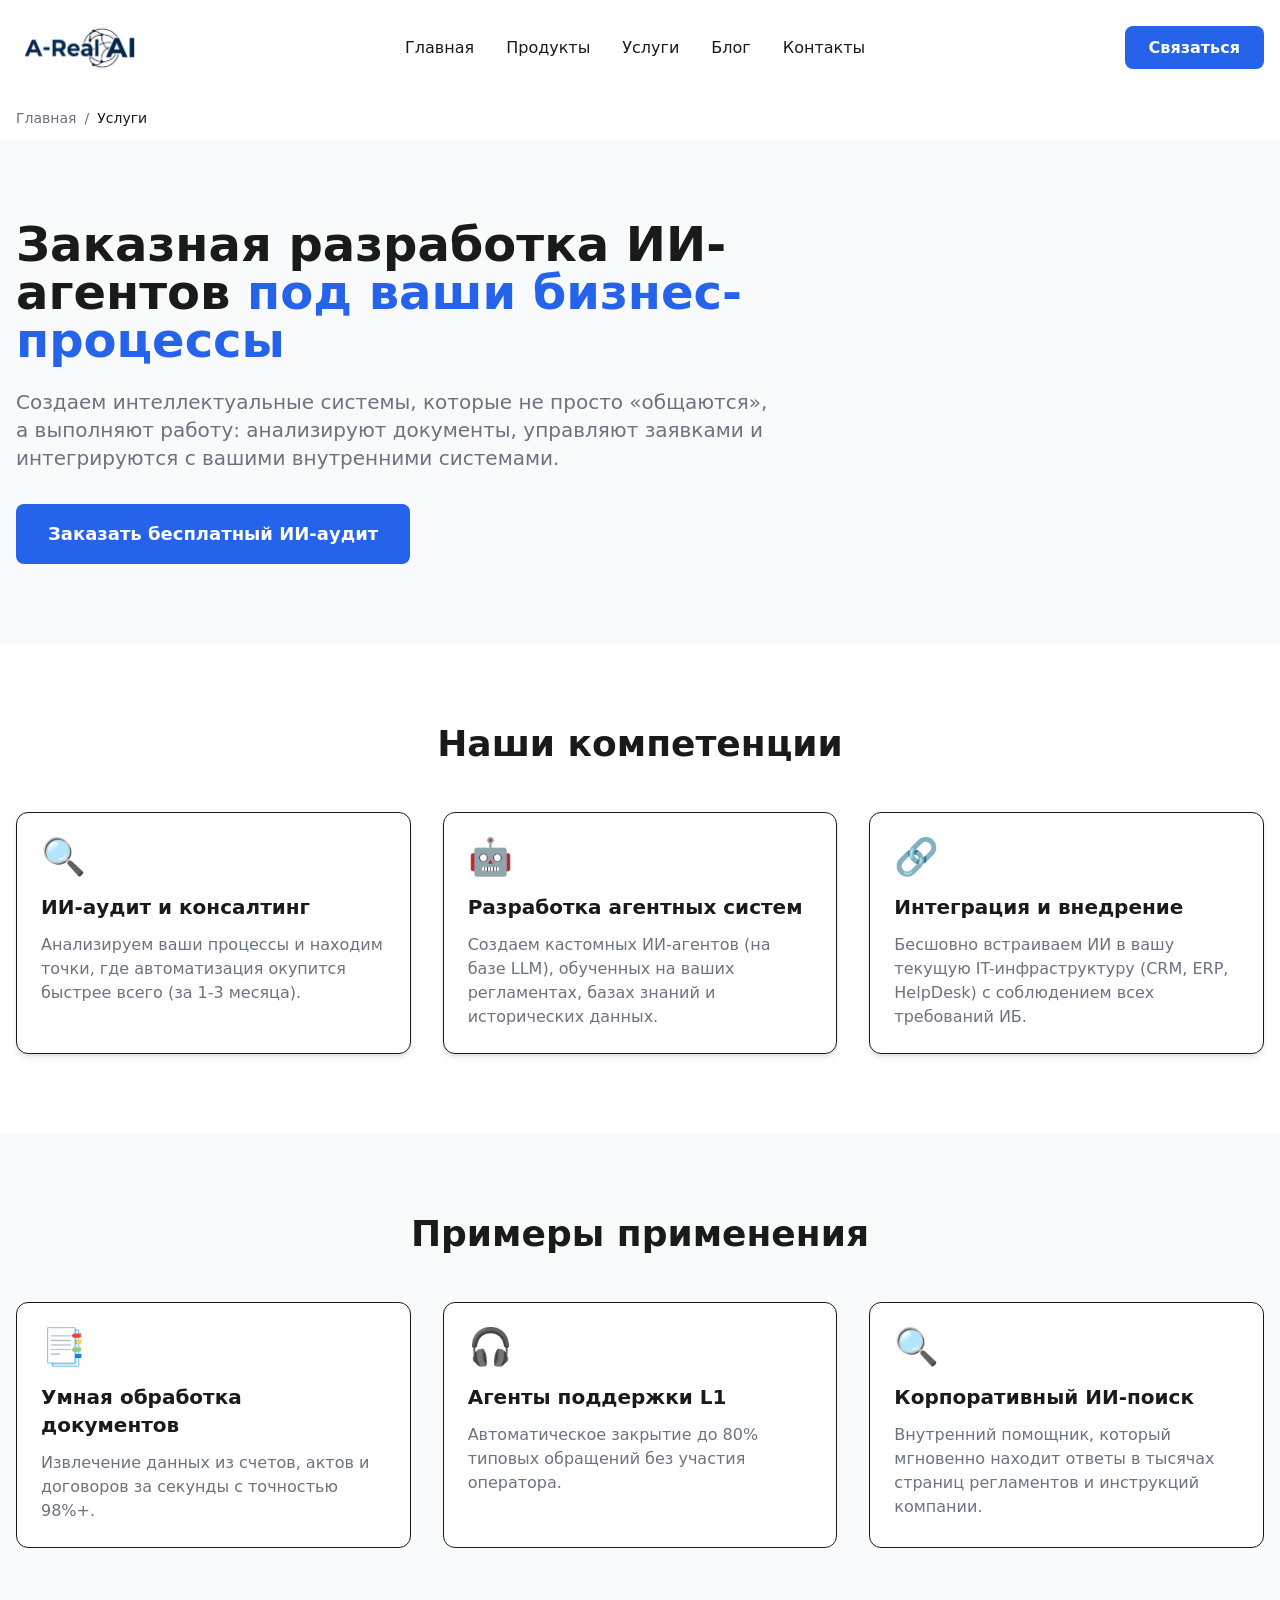
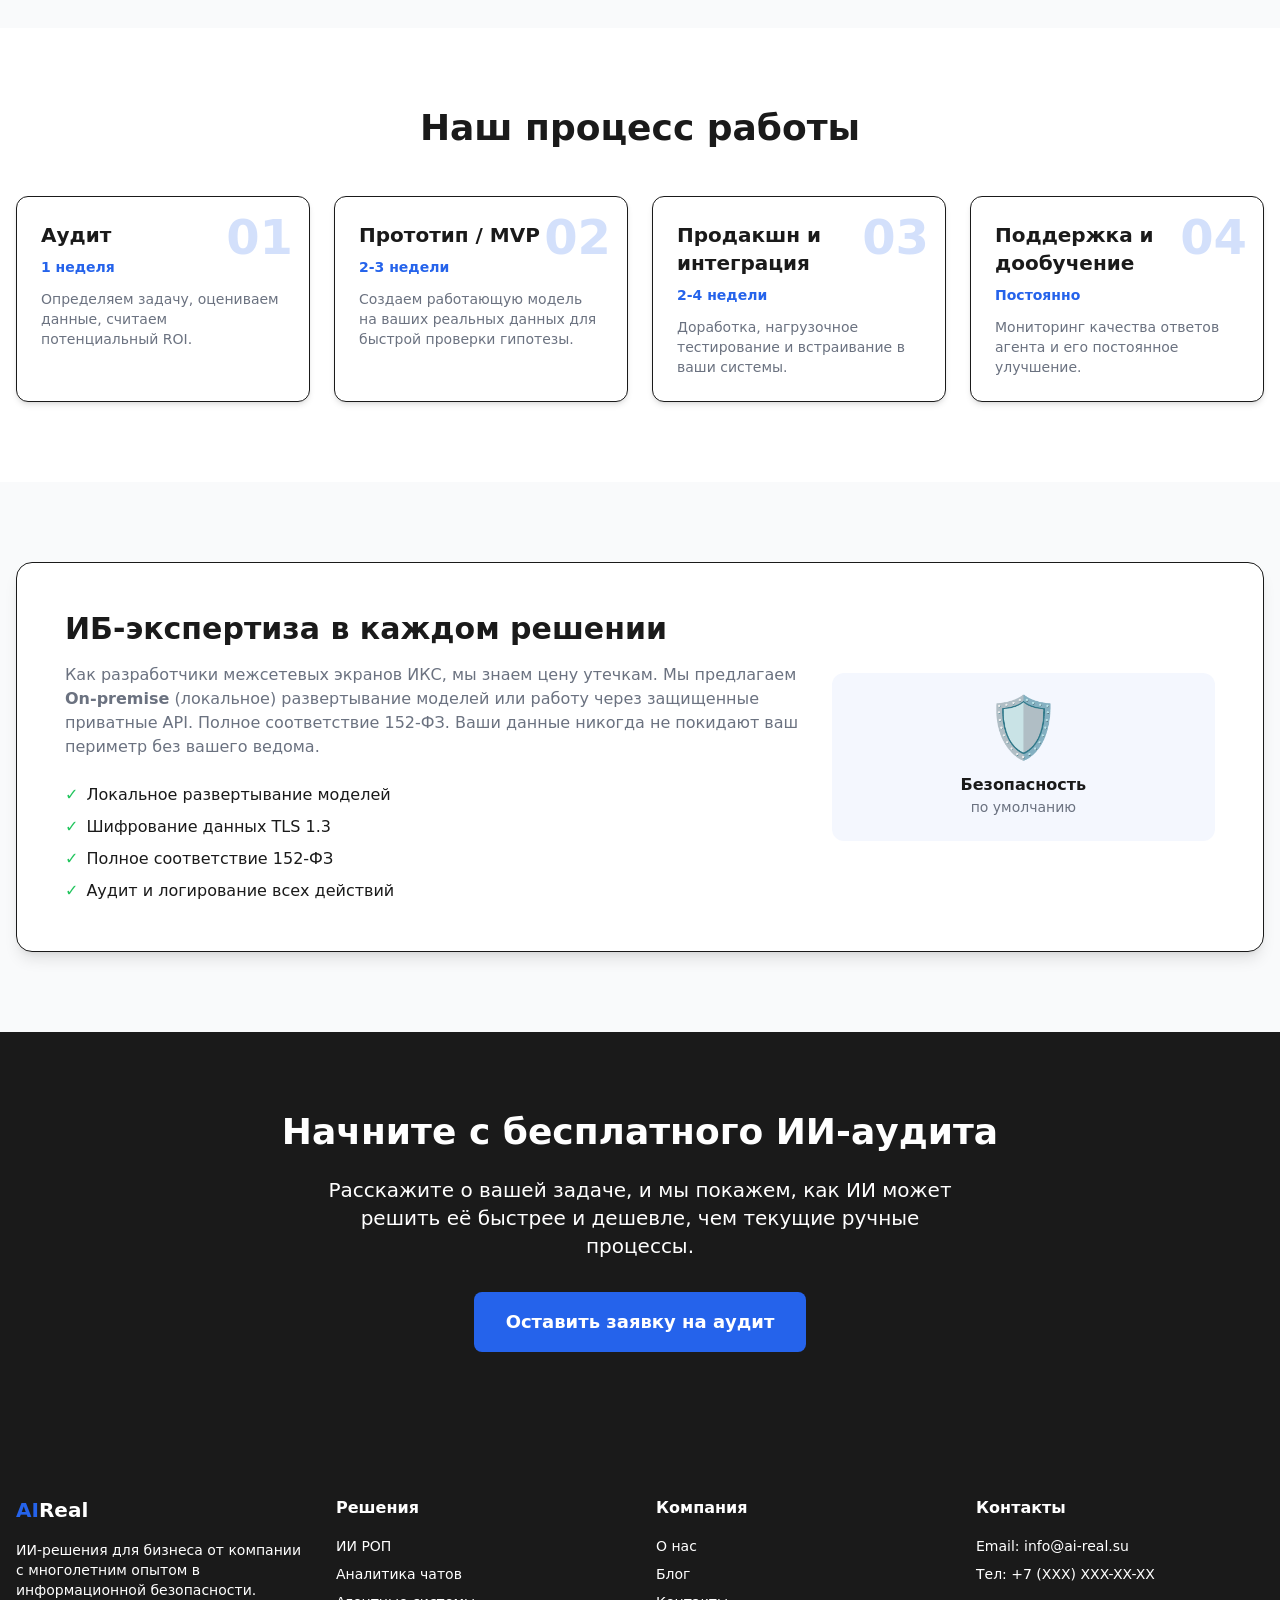
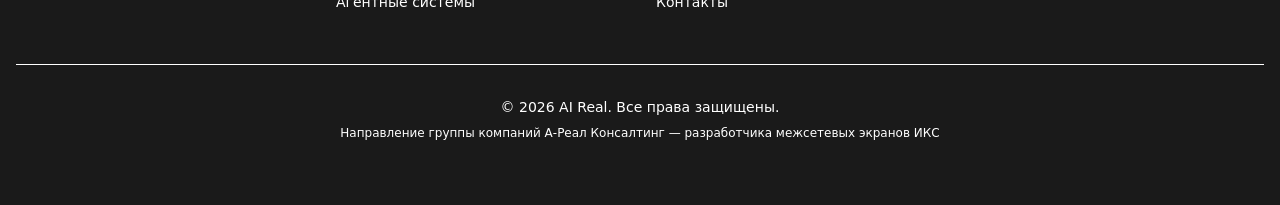
<file: services/index.html>
<!DOCTYPE html><html lang="ru"><head><meta charset="UTF-8"><meta name="viewport" content="width=device-width, initial-scale=1.0"><title>Заказная разработка ИИ-агентов | AI Real</title><meta name="description" content="Создаем интеллектуальные системы, которые анализируют документы, управляют заявками и интегрируются с вашими системами."><!-- Каноническая ссылка --><link rel="canonical" href="https://ai-real.su/services/"><!-- Open Graph --><meta property="og:title" content="Заказная разработка ИИ-агентов | AI Real"><meta property="og:description" content="Создаем интеллектуальные системы, которые анализируют документы, управляют заявками и интегрируются с вашими системами."><meta property="og:image" content="https://ai-real.su/logo-mono1.png"><meta property="og:url" content="https://ai-real.su/services/"><meta property="og:type" content="website"><!-- Favicon --><link rel="icon" type="image/png" href="/favicon-96x96.png" sizes="96x96"><link rel="icon" type="image/svg+xml" href="/favicon.svg"><link rel="shortcut icon" href="/favicon.ico"><link rel="apple-touch-icon" sizes="180x180" href="/apple-touch-icon.png"><link rel="manifest" href="/site.webmanifest"><!-- Микроразметка Организации --><script type="application/ld+json">{"@context":"https://schema.org","@type":"Organization","name":"AI Real","url":"https://ai-real.su","logo":"https://ai-real.su/logo-mono1.png","description":"Разработка и внедрение ИИ-решений для бизнеса. Направление группы компаний А-Реал Консалтинг.","parentOrganization":{"@type":"Organization","name":"А-Реал Консалтинг","description":"Разработчик межсетевых экранов ИКС"},"contactPoint":{"@type":"ContactPoint","email":"info@ai-real.su","contactType":"customer service"}}</script><link rel="stylesheet" href="/_astro/BaseLayout.Dg0_N8qH.css"></head><body class="bg-white text-dark font-sans antialiased flex flex-col min-h-screen"><header class="bg-white sticky top-0 z-50"><nav class="container py-6 flex items-center justify-between"><a href="/" class="flex items-center gap-2"><img src="/logo-mono1.png" alt="AI Real" class="h-12 w-auto"></a><ul class="hidden md:flex items-center gap-8"><li><a href="/" class="text-dark hover:text-primary font-medium transition-colors">Главная</a></li><li><a href="/products/" class="text-dark hover:text-primary font-medium transition-colors">Продукты</a></li><li><a href="/services/" class="text-dark hover:text-primary font-medium transition-colors">Услуги</a></li><li><a href="/blog/" class="text-dark hover:text-primary font-medium transition-colors">Блог</a></li><li><a href="/contacts/" class="text-dark hover:text-primary font-medium transition-colors">Контакты</a></li></ul><div class="hidden md:block"><a href="/contacts/" class="bg-primary hover:bg-primary-dark text-white px-6 py-3 rounded-lg font-semibold transition-colors">Связаться</a></div></nav><div class="container py-3"><nav class="text-sm text-gray"><a href="/" class="hover:text-primary transition-colors">Главная</a><span class="mx-2 text-gray-400">/</span><span class="text-dark font-medium">Услуги</span></nav></div></header><main class="flex-grow w-full"><section class="bg-light-gray py-20"><div class="container"><div class="max-w-3xl"><h1 class="text-4xl md:text-5xl font-bold mb-6">Заказная разработка ИИ-агентов <span class="text-primary">под ваши бизнес-процессы</span></h1><p class="text-xl text-gray mb-8">Создаем интеллектуальные системы, которые не просто «общаются», а выполняют работу: анализируют документы, управляют заявками и интегрируются с вашими внутренними системами.</p><a href="#audit" class="inline-block font-semibold rounded-lg transition-all duration-200 text-center bg-primary hover:bg-primary-dark text-white px-8 py-4 text-lg ">Заказать бесплатный ИИ-аудит</a></div></div></section><section class="py-20"><div class="container"><h2 class="text-3xl md:text-4xl font-bold text-center mb-12">Наши компетенции</h2><div class="grid md:grid-cols-3 gap-8"><div class="bg-white rounded-xl p-6 border border-gray-100 shadow-md hover:shadow-lg transition-shadow"><div class="text-4xl mb-4">🔍</div><h3 class="text-xl font-bold mb-3">ИИ-аудит и консалтинг</h3><p class="text-gray">Анализируем ваши процессы и находим точки, где автоматизация окупится быстрее всего (за 1-3 месяца).</p></div><div class="bg-white rounded-xl p-6 border border-gray-100 shadow-md hover:shadow-lg transition-shadow"><div class="text-4xl mb-4">🤖</div><h3 class="text-xl font-bold mb-3">Разработка агентных систем</h3><p class="text-gray">Создаем кастомных ИИ-агентов (на базе LLM), обученных на ваших регламентах, базах знаний и исторических данных.</p></div><div class="bg-white rounded-xl p-6 border border-gray-100 shadow-md hover:shadow-lg transition-shadow"><div class="text-4xl mb-4">🔗</div><h3 class="text-xl font-bold mb-3">Интеграция и внедрение</h3><p class="text-gray">Бесшовно встраиваем ИИ в вашу текущую IT-инфраструктуру (CRM, ERP, HelpDesk) с соблюдением всех требований ИБ.</p></div></div></div></section><section class="bg-light-gray py-20"><div class="container"><h2 class="text-3xl md:text-4xl font-bold text-center mb-12">Примеры применения</h2><div class="grid md:grid-cols-3 gap-8"><div class="bg-white rounded-xl p-6 border border-gray-100"><div class="text-4xl mb-4">📑</div><h3 class="text-xl font-bold mb-3">Умная обработка документов</h3><p class="text-gray">Извлечение данных из счетов, актов и договоров за секунды с точностью 98%+.</p></div><div class="bg-white rounded-xl p-6 border border-gray-100"><div class="text-4xl mb-4">🎧</div><h3 class="text-xl font-bold mb-3">Агенты поддержки L1</h3><p class="text-gray">Автоматическое закрытие до 80% типовых обращений без участия оператора.</p></div><div class="bg-white rounded-xl p-6 border border-gray-100"><div class="text-4xl mb-4">🔍</div><h3 class="text-xl font-bold mb-3">Корпоративный ИИ-поиск</h3><p class="text-gray">Внутренний помощник, который мгновенно находит ответы в тысячах страниц регламентов и инструкций компании.</p></div></div></div></section><section class="py-20"><div class="container"><h2 class="text-3xl md:text-4xl font-bold text-center mb-12">Наш процесс работы</h2><div class="grid md:grid-cols-2 lg:grid-cols-4 gap-6"><div class="relative bg-white rounded-xl p-6 border border-gray-100 shadow-md"><div class="text-5xl font-bold text-primary/20 absolute top-4 right-4">01</div><h3 class="text-xl font-bold mb-2 relative z-10">Аудит</h3><p class="text-sm text-primary font-semibold mb-3">1 неделя</p><p class="text-gray text-sm relative z-10">Определяем задачу, оцениваем данные, считаем потенциальный ROI.</p></div><div class="relative bg-white rounded-xl p-6 border border-gray-100 shadow-md"><div class="text-5xl font-bold text-primary/20 absolute top-4 right-4">02</div><h3 class="text-xl font-bold mb-2 relative z-10">Прототип / MVP</h3><p class="text-sm text-primary font-semibold mb-3">2-3 недели</p><p class="text-gray text-sm relative z-10">Создаем работающую модель на ваших реальных данных для быстрой проверки гипотезы.</p></div><div class="relative bg-white rounded-xl p-6 border border-gray-100 shadow-md"><div class="text-5xl font-bold text-primary/20 absolute top-4 right-4">03</div><h3 class="text-xl font-bold mb-2 relative z-10">Продакшн и интеграция</h3><p class="text-sm text-primary font-semibold mb-3">2-4 недели</p><p class="text-gray text-sm relative z-10">Доработка, нагрузочное тестирование и встраивание в ваши системы.</p></div><div class="relative bg-white rounded-xl p-6 border border-gray-100 shadow-md"><div class="text-5xl font-bold text-primary/20 absolute top-4 right-4">04</div><h3 class="text-xl font-bold mb-2 relative z-10">Поддержка и дообучение</h3><p class="text-sm text-primary font-semibold mb-3">Постоянно</p><p class="text-gray text-sm relative z-10">Мониторинг качества ответов агента и его постоянное улучшение.</p></div></div></div></section><section class="bg-light-gray py-20"><div class="container"><div class="bg-white rounded-2xl p-8 md:p-12 shadow-lg border border-gray-100 flex flex-col md:flex-row gap-8 items-center"><div class="flex-1"><h2 class="text-3xl font-bold mb-4">ИБ-экспертиза в каждом решении</h2><p class="text-gray mb-6">Как разработчики межсетевых экранов ИКС, мы знаем цену утечкам. Мы предлагаем <strong>On-premise</strong> (локальное) развертывание моделей или работу через защищенные приватные API. Полное соответствие 152-ФЗ. Ваши данные никогда не покидают ваш периметр без вашего ведома.</p><ul class="space-y-2"><li class="flex items-center gap-2"><span class="text-green-500 font-bold">✓</span> Локальное развертывание моделей</li><li class="flex items-center gap-2"><span class="text-green-500 font-bold">✓</span> Шифрование данных TLS 1.3</li><li class="flex items-center gap-2"><span class="text-green-500 font-bold">✓</span> Полное соответствие 152-ФЗ</li><li class="flex items-center gap-2"><span class="text-green-500 font-bold">✓</span> Аудит и логирование всех действий</li></ul></div><div class="w-full md:w-1/3 bg-primary/5 rounded-xl p-6 text-center"><div class="text-6xl mb-4">🛡️</div><p class="font-bold text-dark">Безопасность</p><p class="text-sm text-gray">по умолчанию</p></div></div></div></section><section id="audit" class="bg-dark text-white py-20"><div class="container text-center"><h2 class="text-3xl md:text-4xl font-bold mb-6">Начните с бесплатного ИИ-аудита</h2><p class="text-xl mb-8 max-w-2xl mx-auto text-gray-300">Расскажите о вашей задаче, и мы покажем, как ИИ может решить её быстрее и дешевле, чем текущие ручные процессы.</p><a href="/contacts/" class="inline-block font-semibold rounded-lg transition-all duration-200 text-center bg-primary hover:bg-primary-dark text-white px-8 py-4 text-lg ">Оставить заявку на аудит</a></div></section></main><footer class="bg-dark text-white py-16"><div class="container"><div class="grid md:grid-cols-4 gap-8 mb-12"><div><h3 class="text-xl font-bold mb-4"><span class="text-primary">AI</span>Real</h3><p class="text-gray-300 mb-4 text-sm">ИИ-решения для бизнеса от компании с многолетним опытом в информационной безопасности.</p></div><div><h4 class="font-bold mb-4 text-white">Решения</h4><ul class="space-y-2 text-sm"><li><a href="/products/ai-rop/" class="text-gray-300 hover:text-white">ИИ РОП</a></li><li><a href="/products/chat-analytics/" class="text-gray-300 hover:text-white">Аналитика чатов</a></li><li><a href="/services/custom-dev/" class="text-gray-300 hover:text-white">Агентные системы</a></li></ul></div><div><h4 class="font-bold mb-4 text-white">Компания</h4><ul class="space-y-2 text-sm"><li><a href="/about/" class="text-gray-300 hover:text-white">О нас</a></li><li><a href="/blog/" class="text-gray-300 hover:text-white">Блог</a></li><li><a href="/contacts/" class="text-gray-300 hover:text-white">Контакты</a></li></ul></div><div><h4 class="font-bold mb-4 text-white">Контакты</h4><ul class="space-y-2 text-sm text-gray-300"><li>Email: info@ai-real.su</li><li>Тел: +7 (XXX) XXX-XX-XX</li></ul></div></div><div class="border-t border-gray-700 pt-8 text-center text-gray-400 text-sm"><p>&copy; 2026 AI Real. Все права защищены.</p><p class="mt-2 text-xs text-gray-500">Направление группы компаний А-Реал Консалтинг — разработчика межсетевых экранов ИКС</p></div></div></footer></body></html>
</file>
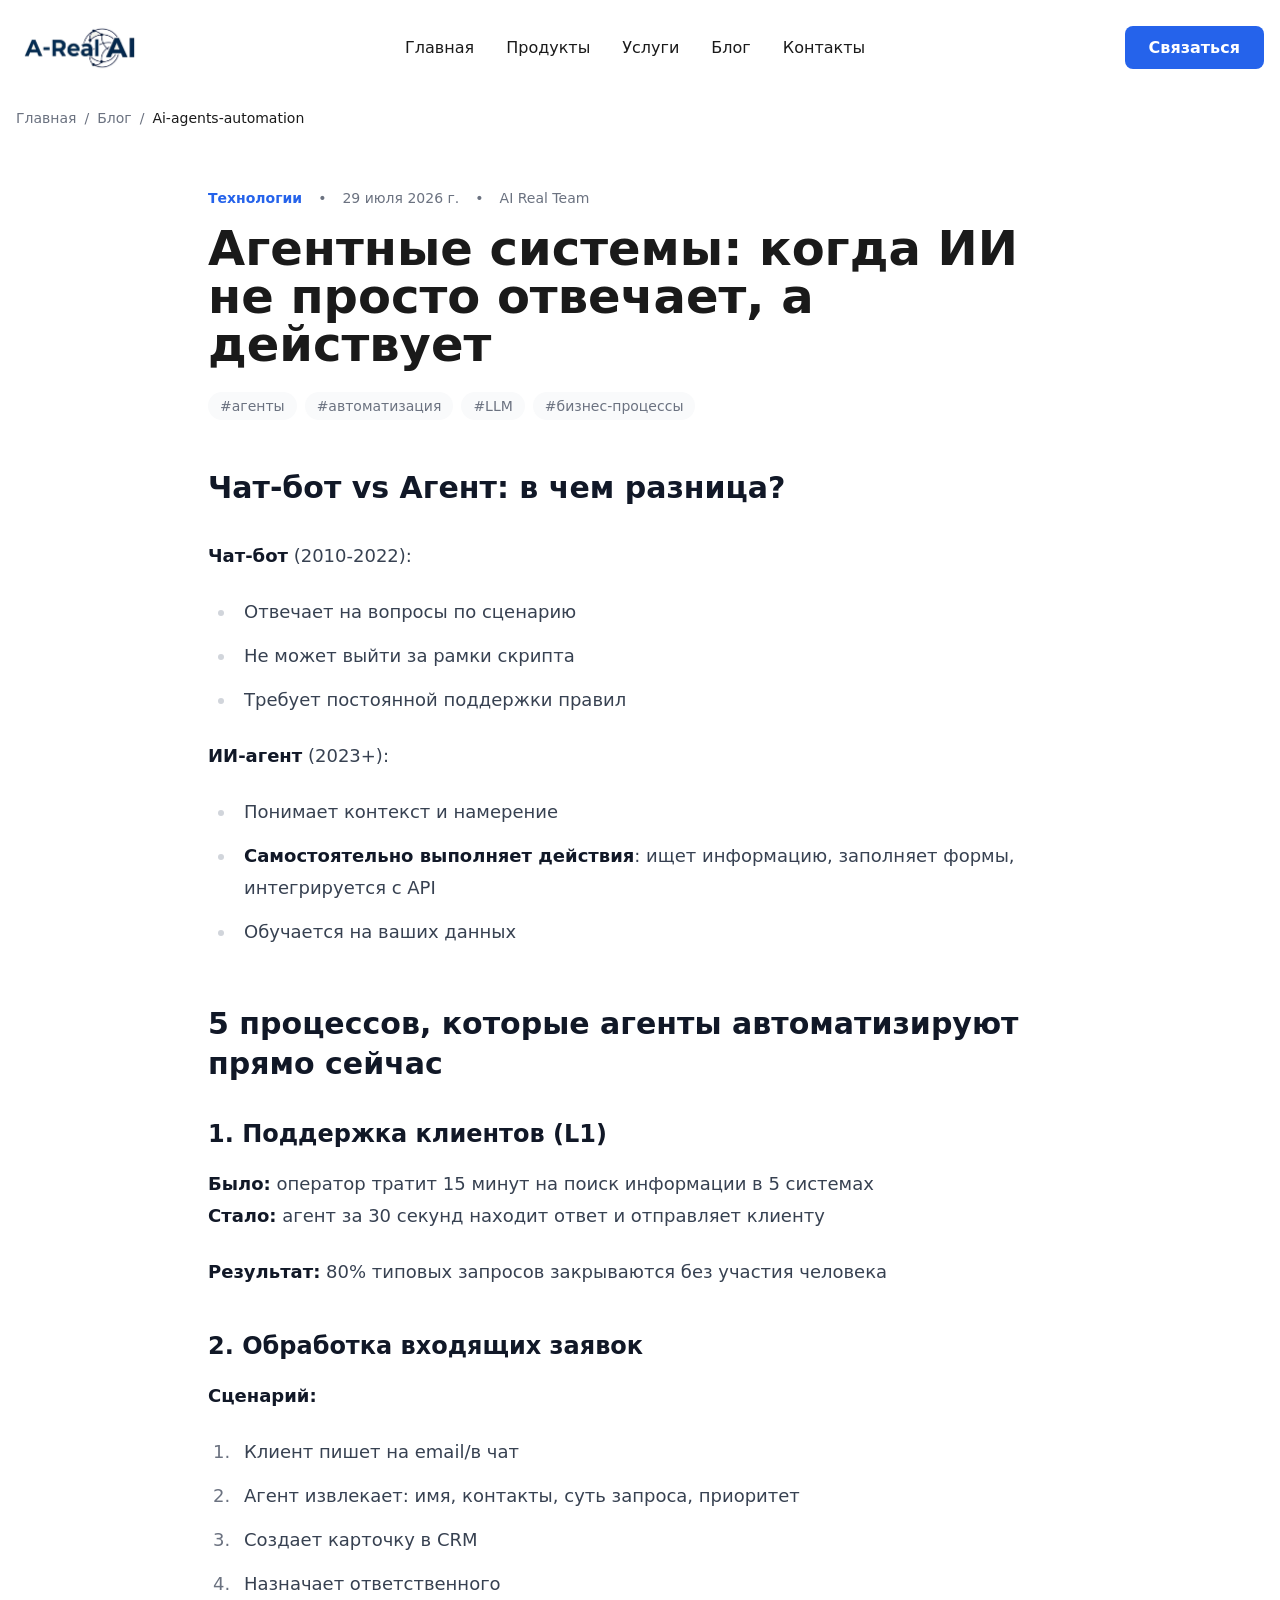
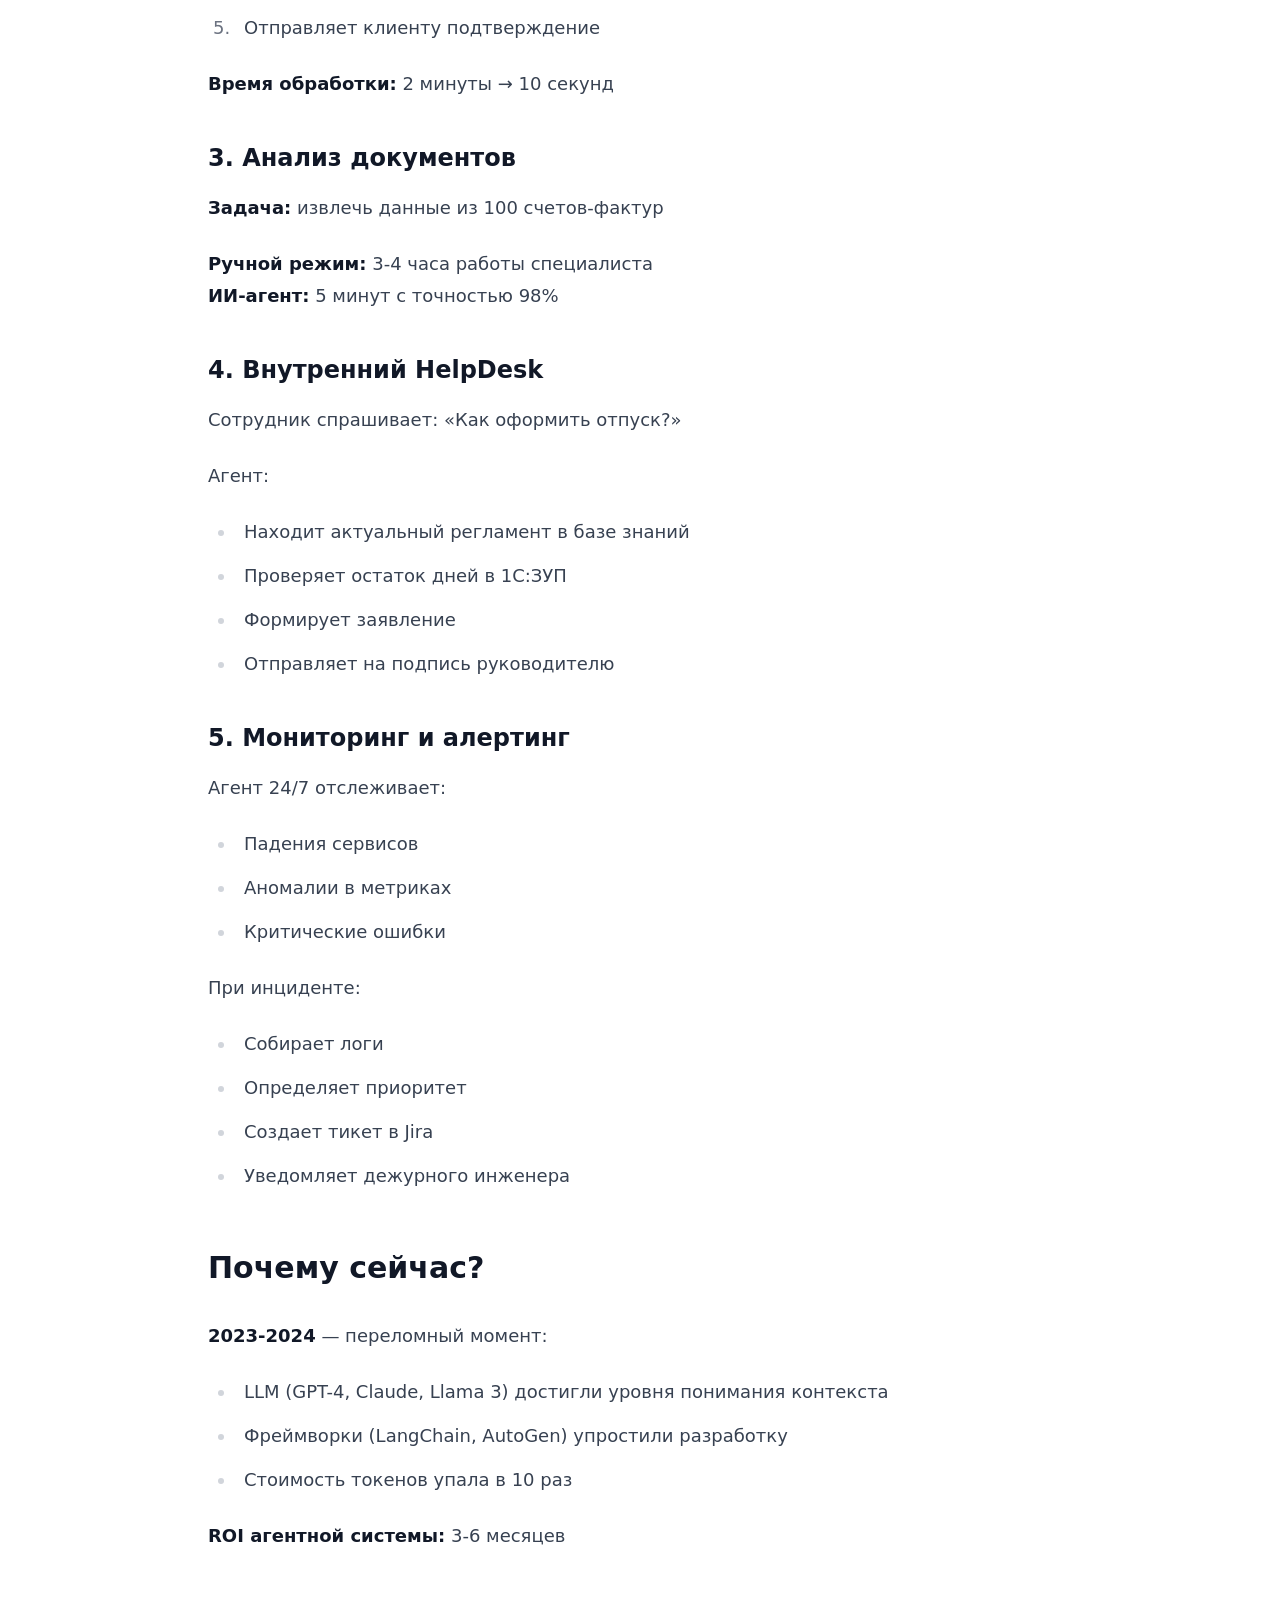
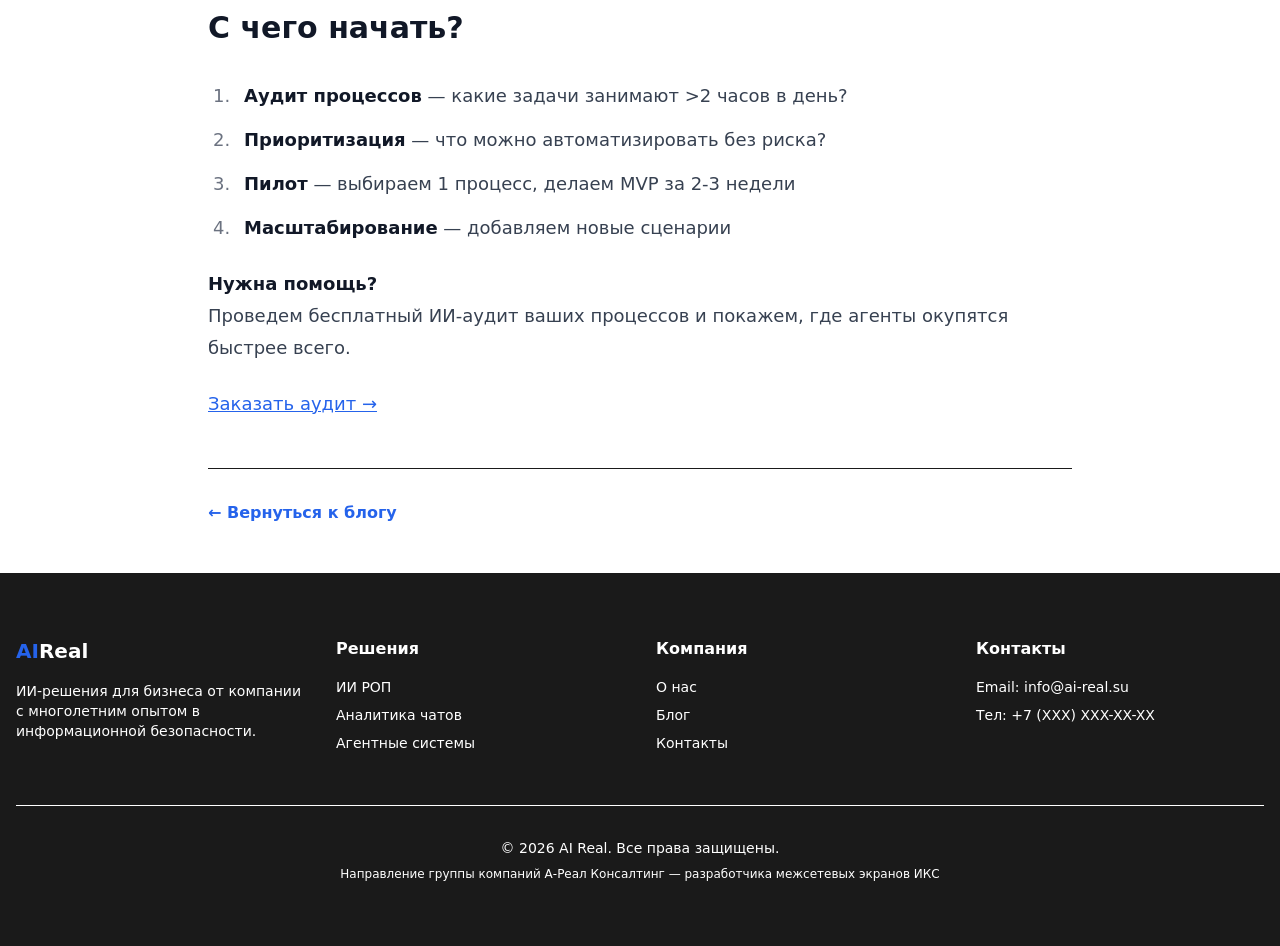
<file: blog/ai-agents-automation/index.html>
<!DOCTYPE html><html lang="ru"><head><meta charset="UTF-8"><meta name="viewport" content="width=device-width, initial-scale=1.0"><title>Агентные системы: когда ИИ не просто отвечает, а действует | Блог AI Real</title><meta name="description" content="Чем агенты отличаются от чат-ботов и какие бизнес-процессы можно автоматизировать уже сегодня."><!-- Каноническая ссылка --><link rel="canonical" href="https://ai-real.su/blog/ai-agents-automation/"><!-- Open Graph --><meta property="og:title" content="Агентные системы: когда ИИ не просто отвечает, а действует | Блог AI Real"><meta property="og:description" content="Чем агенты отличаются от чат-ботов и какие бизнес-процессы можно автоматизировать уже сегодня."><meta property="og:image" content="https://ai-real.su/logo-mono1.png"><meta property="og:url" content="https://ai-real.su/blog/ai-agents-automation/"><meta property="og:type" content="website"><!-- Favicon --><link rel="icon" type="image/png" href="/favicon-96x96.png" sizes="96x96"><link rel="icon" type="image/svg+xml" href="/favicon.svg"><link rel="shortcut icon" href="/favicon.ico"><link rel="apple-touch-icon" sizes="180x180" href="/apple-touch-icon.png"><link rel="manifest" href="/site.webmanifest"><!-- Микроразметка Организации --><script type="application/ld+json">{"@context":"https://schema.org","@type":"Organization","name":"AI Real","url":"https://ai-real.su","logo":"https://ai-real.su/logo-mono1.png","description":"Разработка и внедрение ИИ-решений для бизнеса. Направление группы компаний А-Реал Консалтинг.","parentOrganization":{"@type":"Organization","name":"А-Реал Консалтинг","description":"Разработчик межсетевых экранов ИКС"},"contactPoint":{"@type":"ContactPoint","email":"info@ai-real.su","contactType":"customer service"}}</script><link rel="stylesheet" href="/_astro/BaseLayout.Dg0_N8qH.css"></head><body class="bg-white text-dark font-sans antialiased flex flex-col min-h-screen"><header class="bg-white sticky top-0 z-50"><nav class="container py-6 flex items-center justify-between"><a href="/" class="flex items-center gap-2"><img src="/logo-mono1.png" alt="AI Real" class="h-12 w-auto"></a><ul class="hidden md:flex items-center gap-8"><li><a href="/" class="text-dark hover:text-primary font-medium transition-colors">Главная</a></li><li><a href="/products/" class="text-dark hover:text-primary font-medium transition-colors">Продукты</a></li><li><a href="/services/" class="text-dark hover:text-primary font-medium transition-colors">Услуги</a></li><li><a href="/blog/" class="text-dark hover:text-primary font-medium transition-colors">Блог</a></li><li><a href="/contacts/" class="text-dark hover:text-primary font-medium transition-colors">Контакты</a></li></ul><div class="hidden md:block"><a href="/contacts/" class="bg-primary hover:bg-primary-dark text-white px-6 py-3 rounded-lg font-semibold transition-colors">Связаться</a></div></nav><div class="container py-3"><nav class="text-sm text-gray"><a href="/" class="hover:text-primary transition-colors">Главная</a><span class="mx-2 text-gray-400">/</span><a href="/blog" class="hover:text-primary transition-colors">Блог</a><span class="mx-2 text-gray-400">/</span><span class="text-dark font-medium">Ai-agents-automation</span></nav></div></header><main class="flex-grow w-full"><script type="application/ld+json">{"@context":"https://schema.org","@type":"Article","headline":"Агентные системы: когда ИИ не просто отвечает, а действует","description":"Чем агенты отличаются от чат-ботов и какие бизнес-процессы можно автоматизировать уже сегодня.","image":"https://ai-real.su/og-image.jpg","author":{"@type":"Organization","name":"AI Real Team"},"publisher":{"@type":"Organization","name":"AI Real","logo":{"@type":"ImageObject","url":"https://ai-real.su/logo-mono1.png"}},"datePublished":"2026-07-29T00:00:00.000Z","dateModified":"2026-07-29T00:00:00.000Z","mainEntityOfPage":{"@type":"WebPage","@id":"https://ai-real.su/blog/ai-agents-automation/"}}</script><script type="application/ld+json">{"@context":"https://schema.org","@type":"BreadcrumbList","itemListElement":[{"@type":"ListItem","position":1,"name":"Главная","item":"https://ai-real.su/"},{"@type":"ListItem","position":2,"name":"Блог","item":"https://ai-real.su/blog/"},{"@type":"ListItem","position":3,"name":"Агентные системы: когда ИИ не просто отвечает, а действует","item":"https://ai-real.su/blog/ai-agents-automation/"}]}</script><article class="container py-12 max-w-4xl mx-auto"><header class="mb-12"><div class="flex items-center gap-4 text-sm text-gray mb-4 flex-wrap"><span class="text-primary font-semibold">Технологии</span><span>•</span><time datetime="2026-07-29T00:00:00.000Z">29 июля 2026 г.</time><span>•</span><span>AI Real Team</span></div><h1 class="text-4xl md:text-5xl font-bold mb-6">Агентные системы: когда ИИ не просто отвечает, а действует</h1><div class="flex flex-wrap gap-2"><span class="px-3 py-1 bg-light-gray text-gray text-sm rounded-full">#агенты</span><span class="px-3 py-1 bg-light-gray text-gray text-sm rounded-full">#автоматизация</span><span class="px-3 py-1 bg-light-gray text-gray text-sm rounded-full">#LLM</span><span class="px-3 py-1 bg-light-gray text-gray text-sm rounded-full">#бизнес-процессы</span></div></header><div class="prose prose-lg max-w-none prose-headings:font-bold prose-a:text-primary prose-img:rounded-xl"><h2 id="чат-бот-vs-агент-в-чем-разница">Чат-бот vs Агент: в чем разница?</h2>
<p><strong>Чат-бот</strong> (2010-2022):</p>
<ul>
<li>Отвечает на вопросы по сценарию</li>
<li>Не может выйти за рамки скрипта</li>
<li>Требует постоянной поддержки правил</li>
</ul>
<p><strong>ИИ-агент</strong> (2023+):</p>
<ul>
<li>Понимает контекст и намерение</li>
<li><strong>Самостоятельно выполняет действия</strong>: ищет информацию, заполняет формы, интегрируется с API</li>
<li>Обучается на ваших данных</li>
</ul>
<h2 id="5-процессов-которые-агенты-автоматизируют-прямо-сейчас">5 процессов, которые агенты автоматизируют прямо сейчас</h2>
<h3 id="1-поддержка-клиентов-l1">1. Поддержка клиентов (L1)</h3>
<p><strong>Было:</strong> оператор тратит 15 минут на поиск информации в 5 системах<br>
<strong>Стало:</strong> агент за 30 секунд находит ответ и отправляет клиенту</p>
<p><strong>Результат:</strong> 80% типовых запросов закрываются без участия человека</p>
<h3 id="2-обработка-входящих-заявок">2. Обработка входящих заявок</h3>
<p><strong>Сценарий:</strong></p>
<ol>
<li>Клиент пишет на email/в чат</li>
<li>Агент извлекает: имя, контакты, суть запроса, приоритет</li>
<li>Создает карточку в CRM</li>
<li>Назначает ответственного</li>
<li>Отправляет клиенту подтверждение</li>
</ol>
<p><strong>Время обработки:</strong> 2 минуты → 10 секунд</p>
<h3 id="3-анализ-документов">3. Анализ документов</h3>
<p><strong>Задача:</strong> извлечь данные из 100 счетов-фактур</p>
<p><strong>Ручной режим:</strong> 3-4 часа работы специалиста<br>
<strong>ИИ-агент:</strong> 5 минут с точностью 98%</p>
<h3 id="4-внутренний-helpdesk">4. Внутренний HelpDesk</h3>
<p>Сотрудник спрашивает: «Как оформить отпуск?»</p>
<p>Агент:</p>
<ul>
<li>Находит актуальный регламент в базе знаний</li>
<li>Проверяет остаток дней в 1С:ЗУП</li>
<li>Формирует заявление</li>
<li>Отправляет на подпись руководителю</li>
</ul>
<h3 id="5-мониторинг-и-алертинг">5. Мониторинг и алертинг</h3>
<p>Агент 24/7 отслеживает:</p>
<ul>
<li>Падения сервисов</li>
<li>Аномалии в метриках</li>
<li>Критические ошибки</li>
</ul>
<p>При инциденте:</p>
<ul>
<li>Собирает логи</li>
<li>Определяет приоритет</li>
<li>Создает тикет в Jira</li>
<li>Уведомляет дежурного инженера</li>
</ul>
<h2 id="почему-сейчас">Почему сейчас?</h2>
<p><strong>2023-2024</strong> — переломный момент:</p>
<ul>
<li>LLM (GPT-4, Claude, Llama 3) достигли уровня понимания контекста</li>
<li>Фреймворки (LangChain, AutoGen) упростили разработку</li>
<li>Стоимость токенов упала в 10 раз</li>
</ul>
<p><strong>ROI агентной системы:</strong> 3-6 месяцев</p>
<h2 id="с-чего-начать">С чего начать?</h2>
<ol>
<li><strong>Аудит процессов</strong> — какие задачи занимают &gt;2 часов в день?</li>
<li><strong>Приоритизация</strong> — что можно автоматизировать без риска?</li>
<li><strong>Пилот</strong> — выбираем 1 процесс, делаем MVP за 2-3 недели</li>
<li><strong>Масштабирование</strong> — добавляем новые сценарии</li>
</ol>
<p><strong>Нужна помощь?</strong><br>
Проведем бесплатный ИИ-аудит ваших процессов и покажем, где агенты окупятся быстрее всего.</p>
<p><a href="/services/custom-dev/">Заказать аудит →</a></p>
</div><footer class="mt-12 pt-8 border-t border-gray-200"><a href="/blog/" class="text-primary hover:text-primary-dark font-semibold">← Вернуться к блогу</a></footer></article></main><footer class="bg-dark text-white py-16"><div class="container"><div class="grid md:grid-cols-4 gap-8 mb-12"><div><h3 class="text-xl font-bold mb-4"><span class="text-primary">AI</span>Real</h3><p class="text-gray-300 mb-4 text-sm">ИИ-решения для бизнеса от компании с многолетним опытом в информационной безопасности.</p></div><div><h4 class="font-bold mb-4 text-white">Решения</h4><ul class="space-y-2 text-sm"><li><a href="/products/ai-rop/" class="text-gray-300 hover:text-white">ИИ РОП</a></li><li><a href="/products/chat-analytics/" class="text-gray-300 hover:text-white">Аналитика чатов</a></li><li><a href="/services/custom-dev/" class="text-gray-300 hover:text-white">Агентные системы</a></li></ul></div><div><h4 class="font-bold mb-4 text-white">Компания</h4><ul class="space-y-2 text-sm"><li><a href="/about/" class="text-gray-300 hover:text-white">О нас</a></li><li><a href="/blog/" class="text-gray-300 hover:text-white">Блог</a></li><li><a href="/contacts/" class="text-gray-300 hover:text-white">Контакты</a></li></ul></div><div><h4 class="font-bold mb-4 text-white">Контакты</h4><ul class="space-y-2 text-sm text-gray-300"><li>Email: info@ai-real.su</li><li>Тел: +7 (XXX) XXX-XX-XX</li></ul></div></div><div class="border-t border-gray-700 pt-8 text-center text-gray-400 text-sm"><p>&copy; 2026 AI Real. Все права защищены.</p><p class="mt-2 text-xs text-gray-500">Направление группы компаний А-Реал Консалтинг — разработчика межсетевых экранов ИКС</p></div></div></footer></body></html>
</file>
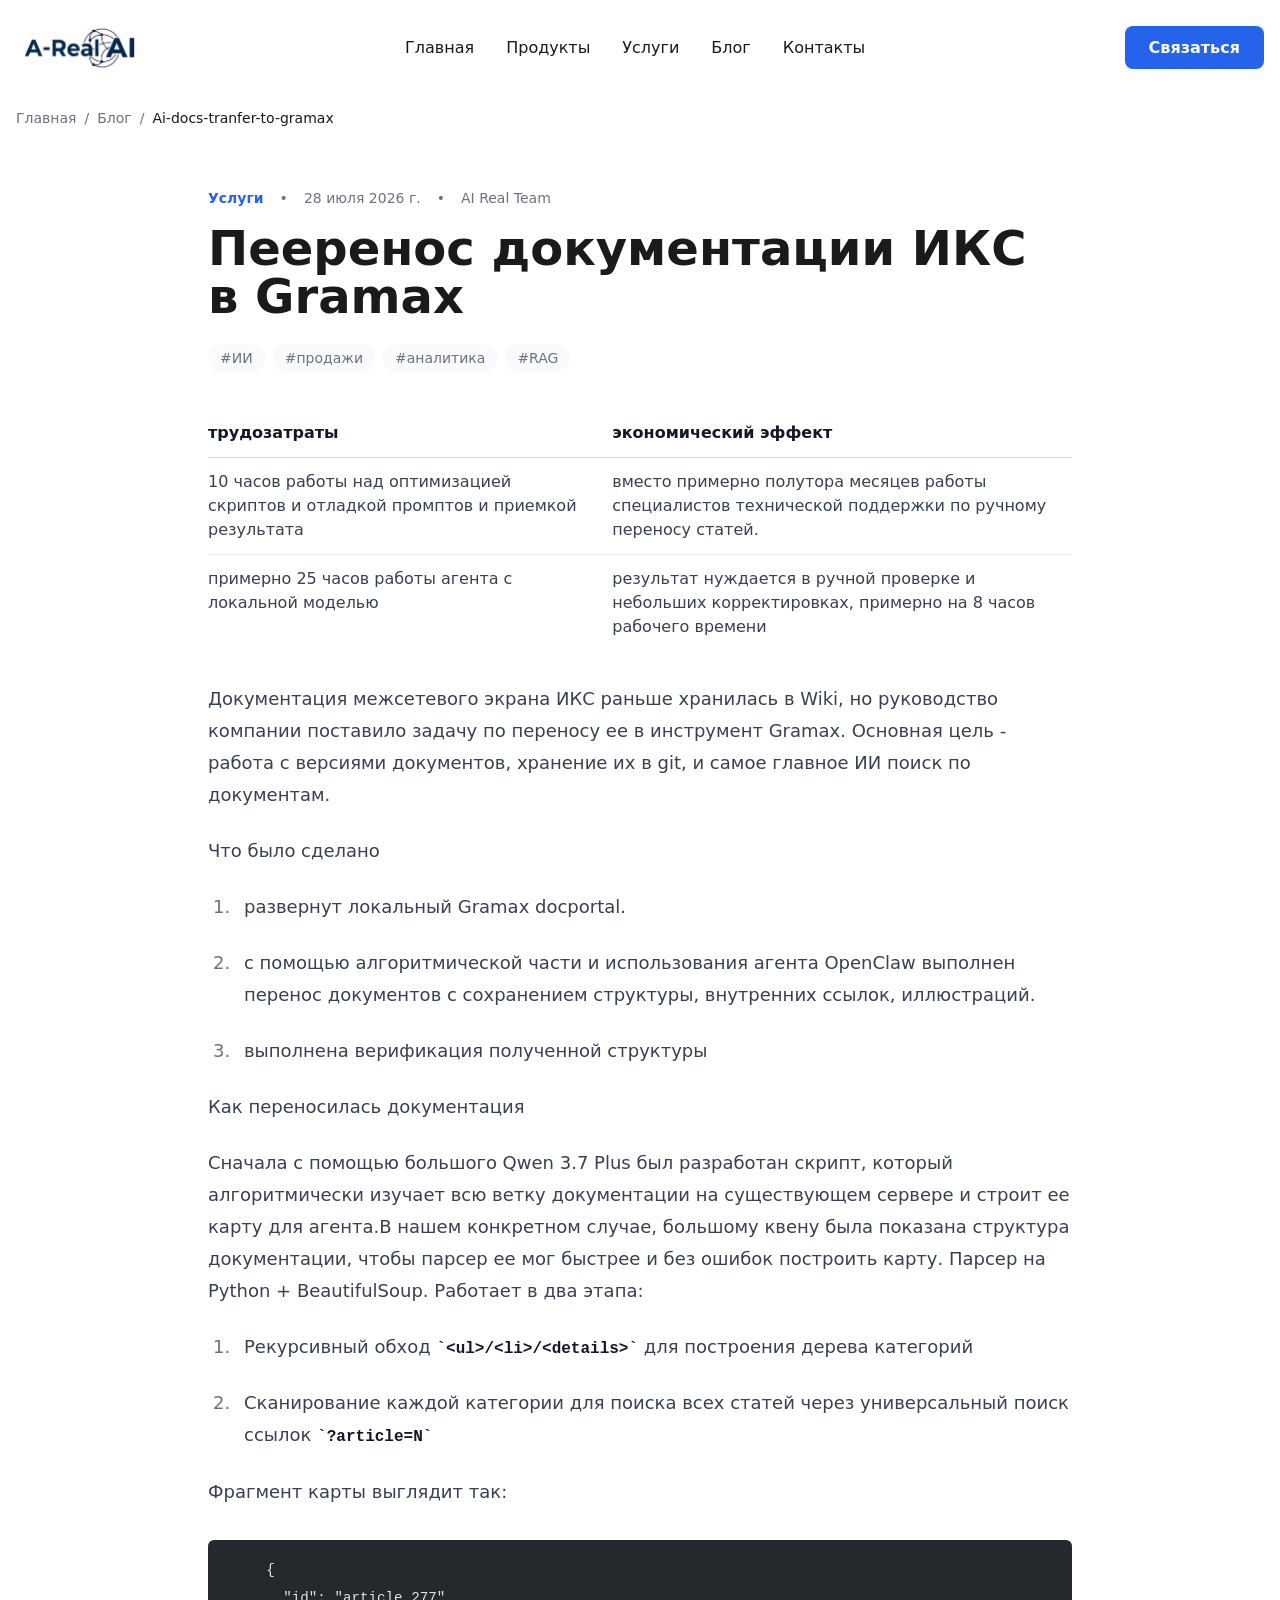
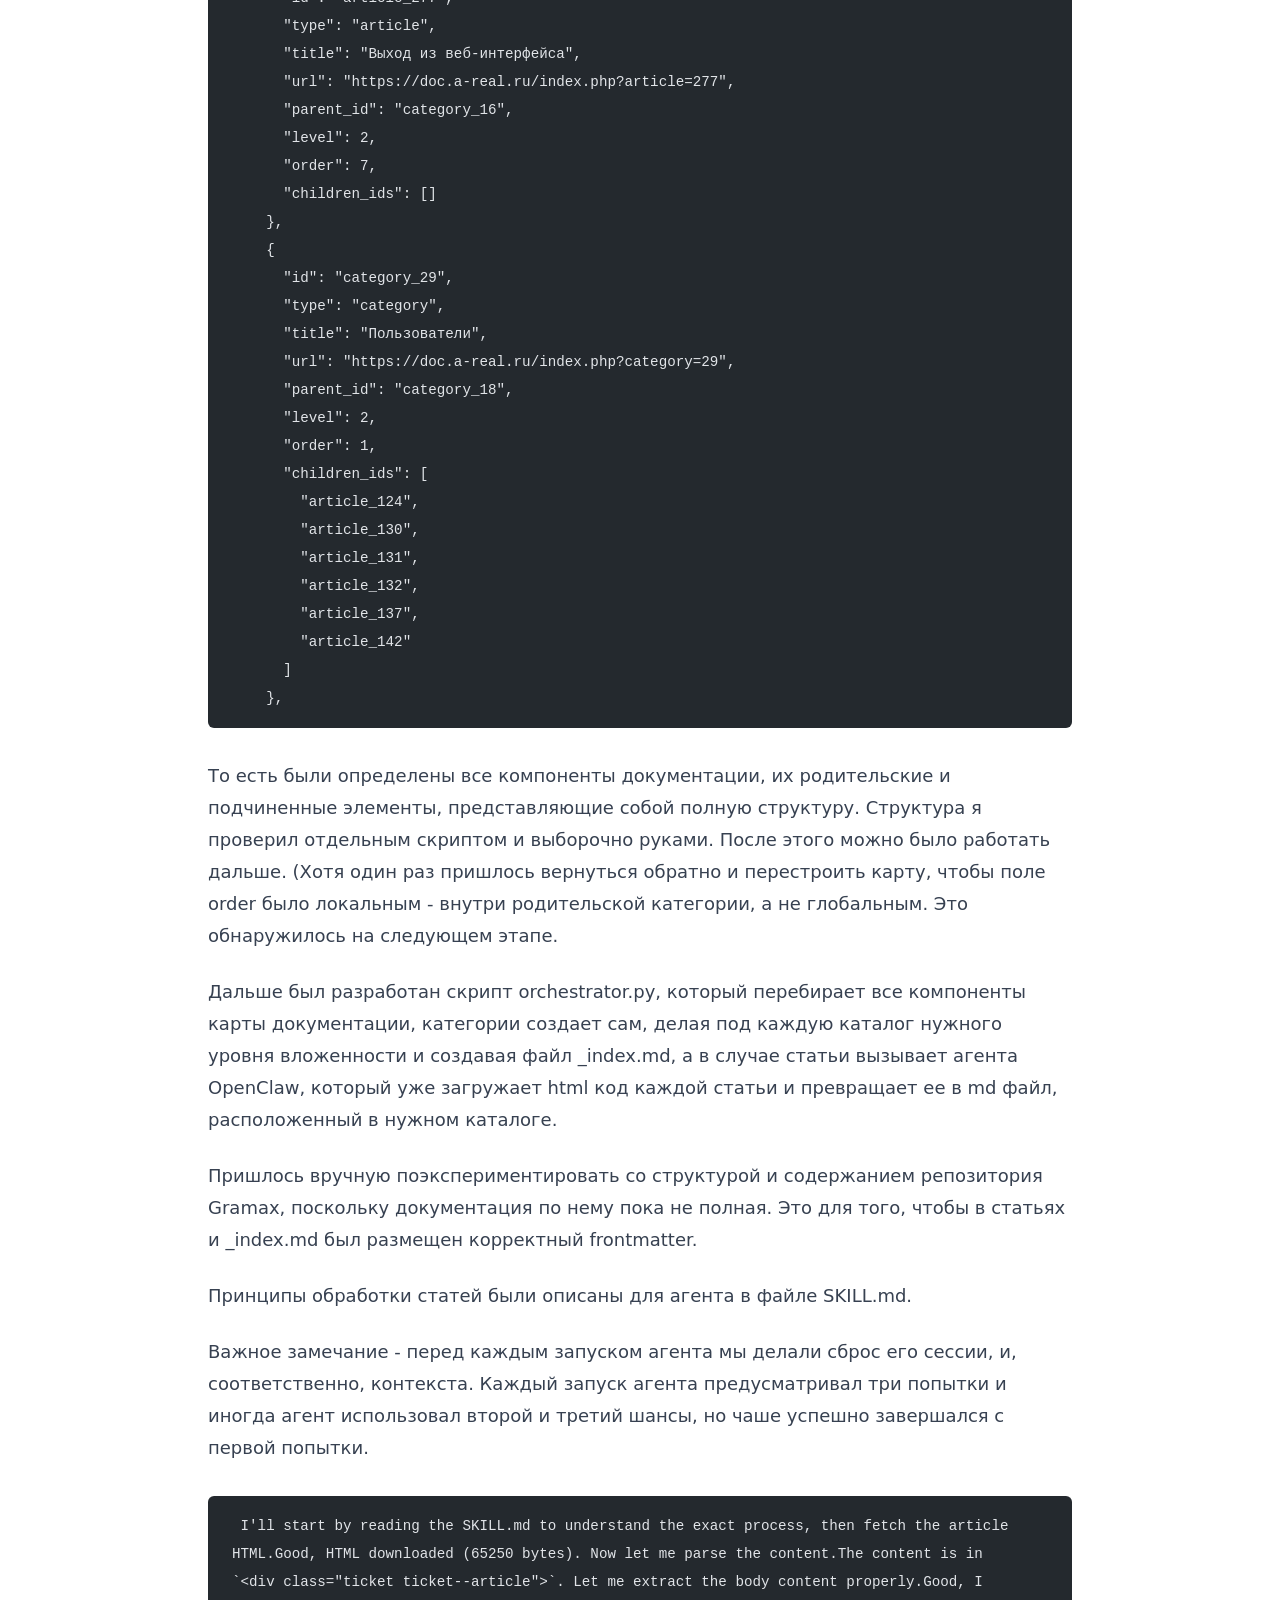
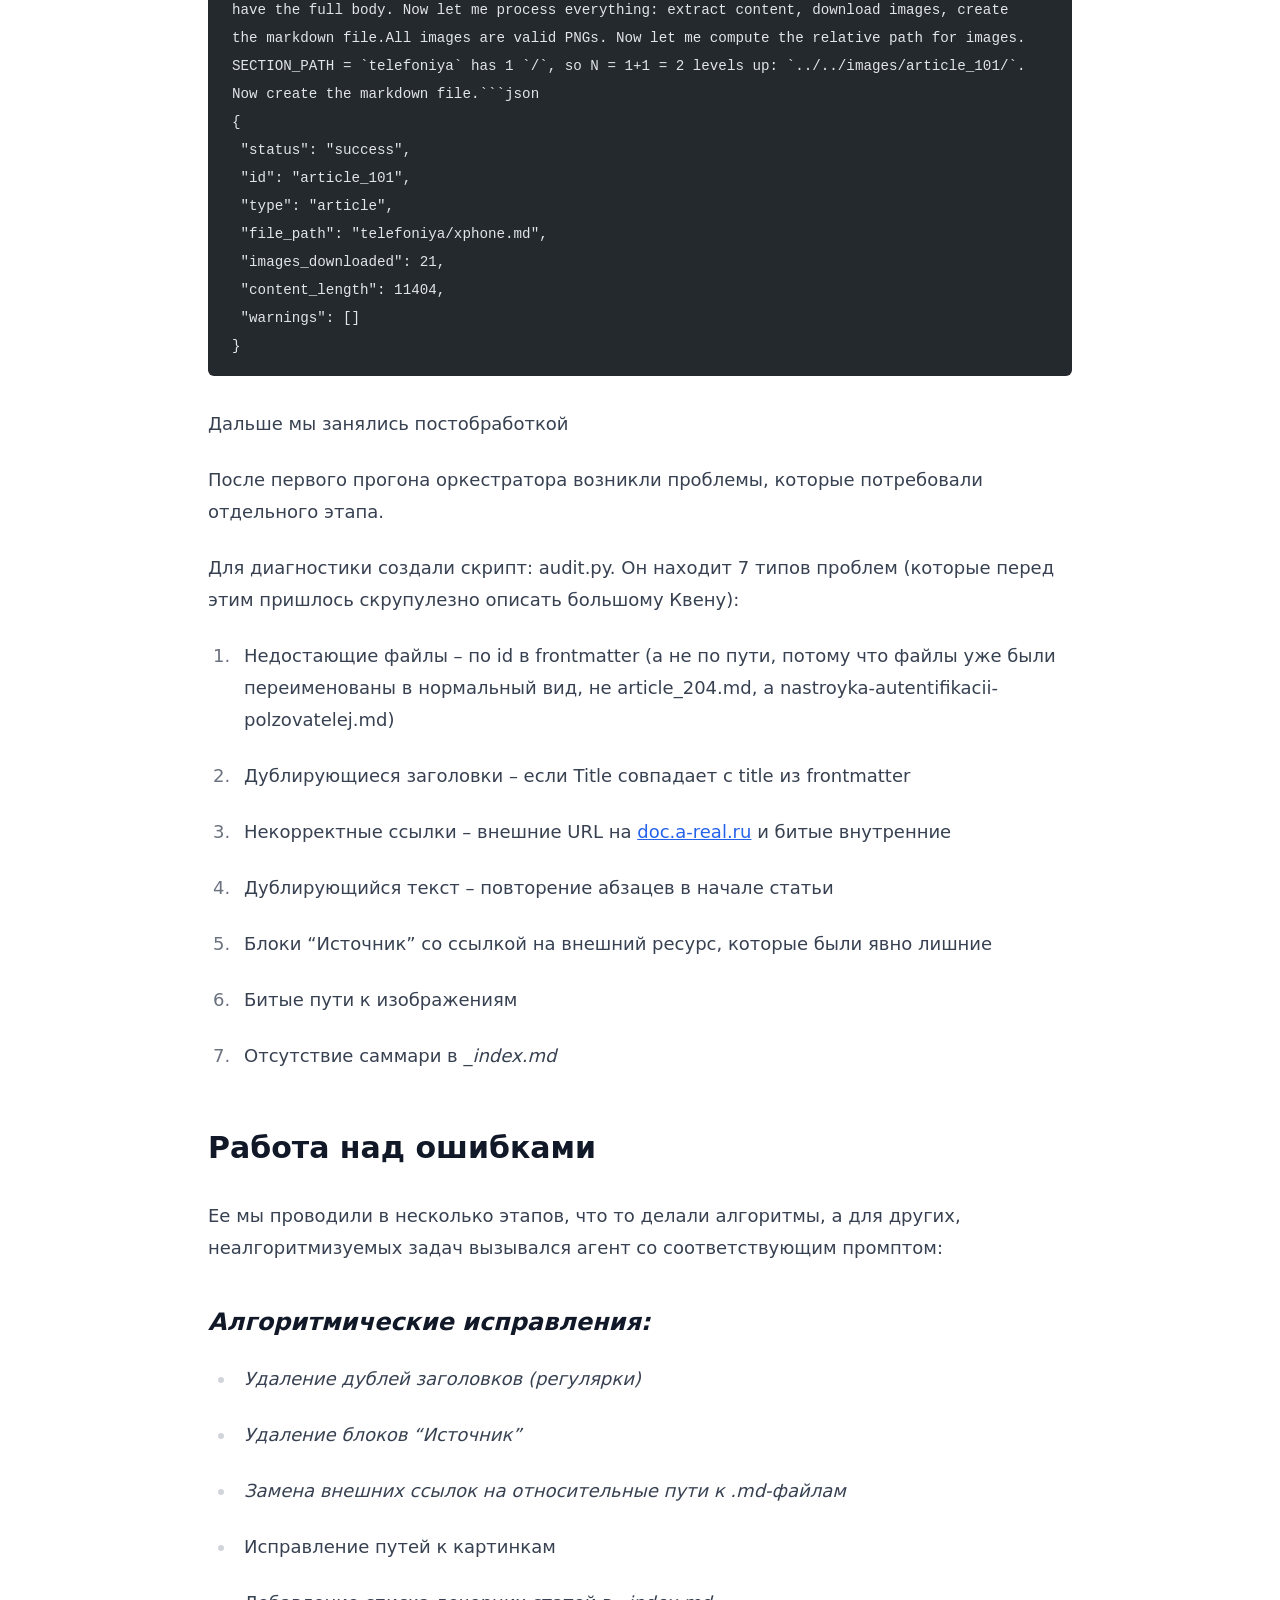
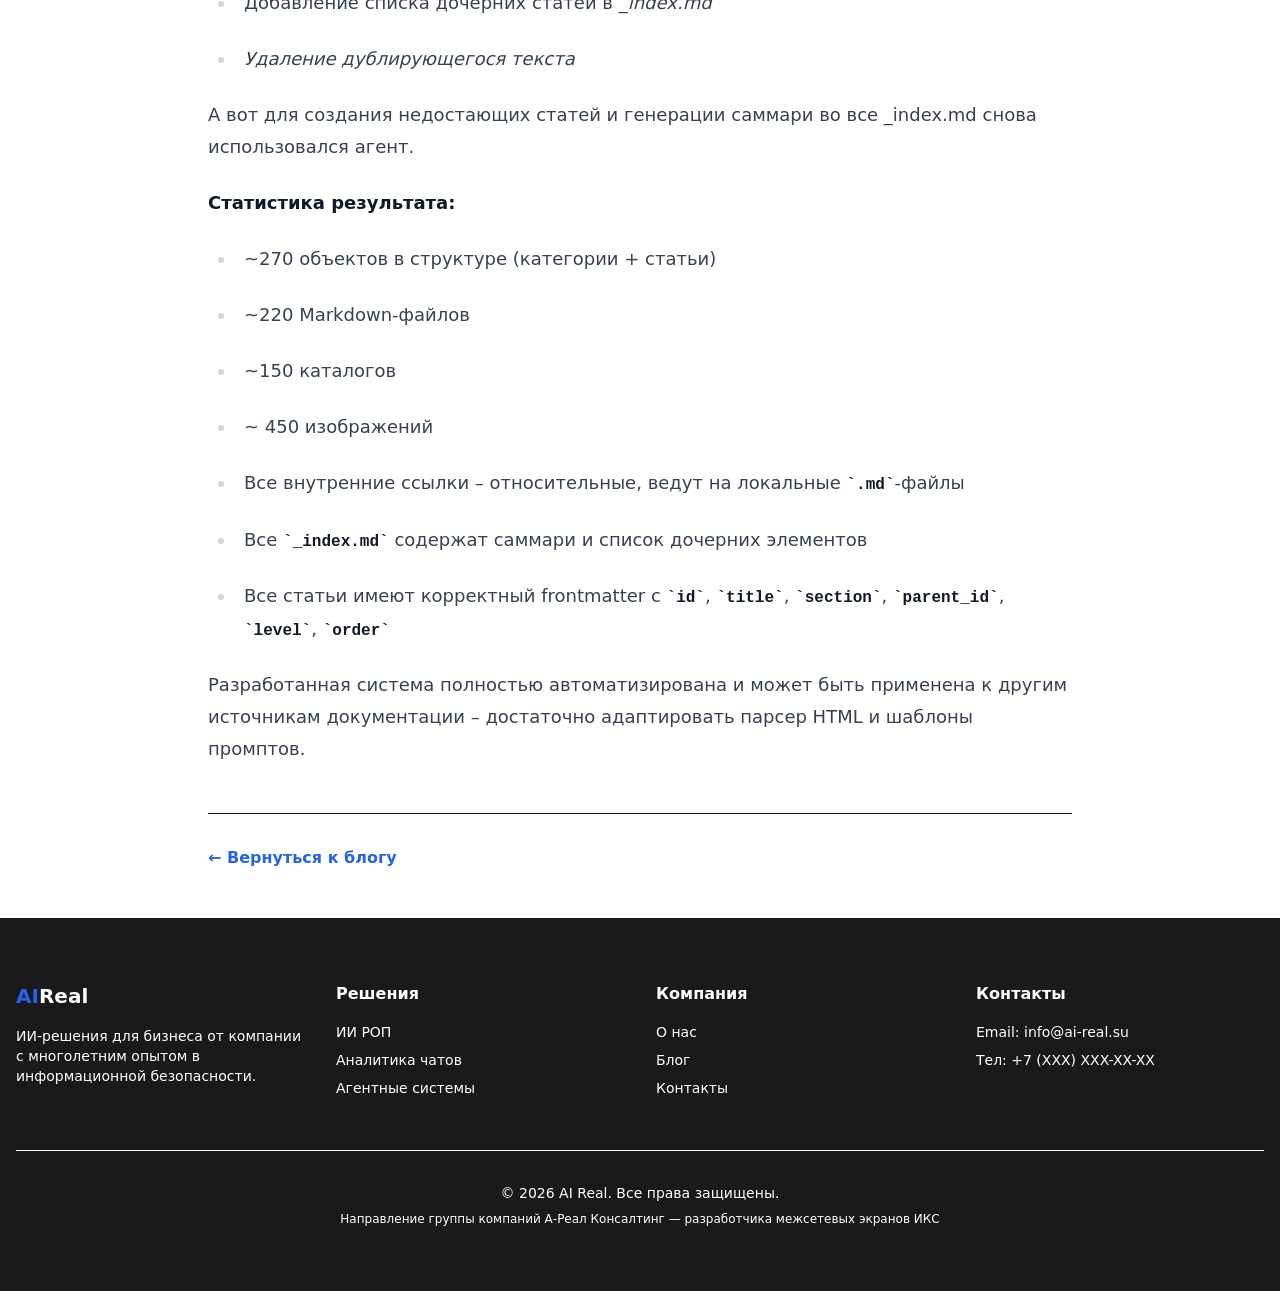
<file: blog/ai-docs-tranfer-to-gramax/index.html>
<!DOCTYPE html><html lang="ru"><head><meta charset="UTF-8"><meta name="viewport" content="width=device-width, initial-scale=1.0"><title>Пееренос документации ИКС в Gramax | Блог AI Real</title><meta name="description" content="Часть комплексного проекта по размещению документации межсетевого экрана ИКС в системе document-as-code с ИИ поиском"><!-- Каноническая ссылка --><link rel="canonical" href="https://ai-real.su/blog/ai-docs-tranfer-to-gramax/"><!-- Open Graph --><meta property="og:title" content="Пееренос документации ИКС в Gramax | Блог AI Real"><meta property="og:description" content="Часть комплексного проекта по размещению документации межсетевого экрана ИКС в системе document-as-code с ИИ поиском"><meta property="og:image" content="https://ai-real.su/logo-mono1.png"><meta property="og:url" content="https://ai-real.su/blog/ai-docs-tranfer-to-gramax/"><meta property="og:type" content="website"><!-- Favicon --><link rel="icon" type="image/png" href="/favicon-96x96.png" sizes="96x96"><link rel="icon" type="image/svg+xml" href="/favicon.svg"><link rel="shortcut icon" href="/favicon.ico"><link rel="apple-touch-icon" sizes="180x180" href="/apple-touch-icon.png"><link rel="manifest" href="/site.webmanifest"><!-- Микроразметка Организации --><script type="application/ld+json">{"@context":"https://schema.org","@type":"Organization","name":"AI Real","url":"https://ai-real.su","logo":"https://ai-real.su/logo-mono1.png","description":"Разработка и внедрение ИИ-решений для бизнеса. Направление группы компаний А-Реал Консалтинг.","parentOrganization":{"@type":"Organization","name":"А-Реал Консалтинг","description":"Разработчик межсетевых экранов ИКС"},"contactPoint":{"@type":"ContactPoint","email":"info@ai-real.su","contactType":"customer service"}}</script><link rel="stylesheet" href="/_astro/BaseLayout.Dg0_N8qH.css"></head><body class="bg-white text-dark font-sans antialiased flex flex-col min-h-screen"><header class="bg-white sticky top-0 z-50"><nav class="container py-6 flex items-center justify-between"><a href="/" class="flex items-center gap-2"><img src="/logo-mono1.png" alt="AI Real" class="h-12 w-auto"></a><ul class="hidden md:flex items-center gap-8"><li><a href="/" class="text-dark hover:text-primary font-medium transition-colors">Главная</a></li><li><a href="/products/" class="text-dark hover:text-primary font-medium transition-colors">Продукты</a></li><li><a href="/services/" class="text-dark hover:text-primary font-medium transition-colors">Услуги</a></li><li><a href="/blog/" class="text-dark hover:text-primary font-medium transition-colors">Блог</a></li><li><a href="/contacts/" class="text-dark hover:text-primary font-medium transition-colors">Контакты</a></li></ul><div class="hidden md:block"><a href="/contacts/" class="bg-primary hover:bg-primary-dark text-white px-6 py-3 rounded-lg font-semibold transition-colors">Связаться</a></div></nav><div class="container py-3"><nav class="text-sm text-gray"><a href="/" class="hover:text-primary transition-colors">Главная</a><span class="mx-2 text-gray-400">/</span><a href="/blog" class="hover:text-primary transition-colors">Блог</a><span class="mx-2 text-gray-400">/</span><span class="text-dark font-medium">Ai-docs-tranfer-to-gramax</span></nav></div></header><main class="flex-grow w-full"><script type="application/ld+json">{"@context":"https://schema.org","@type":"Article","headline":"Пееренос документации ИКС в Gramax","description":"Часть комплексного проекта по размещению документации межсетевого экрана ИКС в системе document-as-code с ИИ поиском","image":"https://ai-real.su/og-image.jpg","author":{"@type":"Organization","name":"AI Real Team"},"publisher":{"@type":"Organization","name":"AI Real","logo":{"@type":"ImageObject","url":"https://ai-real.su/logo-mono1.png"}},"datePublished":"2026-07-28T00:00:00.000Z","dateModified":"2026-07-28T00:00:00.000Z","mainEntityOfPage":{"@type":"WebPage","@id":"https://ai-real.su/blog/ai-docs-tranfer-to-gramax/"}}</script><script type="application/ld+json">{"@context":"https://schema.org","@type":"BreadcrumbList","itemListElement":[{"@type":"ListItem","position":1,"name":"Главная","item":"https://ai-real.su/"},{"@type":"ListItem","position":2,"name":"Блог","item":"https://ai-real.su/blog/"},{"@type":"ListItem","position":3,"name":"Пееренос документации ИКС в Gramax","item":"https://ai-real.su/blog/ai-docs-tranfer-to-gramax/"}]}</script><article class="container py-12 max-w-4xl mx-auto"><header class="mb-12"><div class="flex items-center gap-4 text-sm text-gray mb-4 flex-wrap"><span class="text-primary font-semibold">Услуги</span><span>•</span><time datetime="2026-07-28T00:00:00.000Z">28 июля 2026 г.</time><span>•</span><span>AI Real Team</span></div><h1 class="text-4xl md:text-5xl font-bold mb-6">Пееренос документации ИКС в Gramax</h1><div class="flex flex-wrap gap-2"><span class="px-3 py-1 bg-light-gray text-gray text-sm rounded-full">#ИИ</span><span class="px-3 py-1 bg-light-gray text-gray text-sm rounded-full">#продажи</span><span class="px-3 py-1 bg-light-gray text-gray text-sm rounded-full">#аналитика</span><span class="px-3 py-1 bg-light-gray text-gray text-sm rounded-full">#RAG</span></div></header><div class="prose prose-lg max-w-none prose-headings:font-bold prose-a:text-primary prose-img:rounded-xl"><table>
<thead>
<tr>
<th>трудозатраты</th>
<th>экономический эффект</th>
</tr>
</thead>
<tbody>
<tr>
<td>10 часов работы над оптимизацией скриптов и отладкой промптов и приемкой результата</td>
<td>вместо примерно полутора месяцев работы специалистов технической поддержки по ручному переносу статей.</td>
</tr>
<tr>
<td>примерно 25 часов работы агента с локальной моделью</td>
<td>результат нуждается в ручной проверке и небольших корректировках, примерно на 8 часов рабочего времени</td>
</tr>
</tbody>
</table>
<p>Документация межсетевого экрана ИКС раньше хранилась в Wiki, но руководство компании поставило задачу по переносу ее в инструмент Gramax. Основная цель - работа с версиями документов, хранение их в git, и самое главное ИИ поиск по документам.</p>
<p>Что было сделано</p>
<ol>
<li>
<p>развернут локальный Gramax docportal.</p>
</li>
<li>
<p>с помощью алгоритмической части и использования агента OpenClaw выполнен перенос документов с сохранением структуры, внутренних ссылок, иллюстраций.</p>
</li>
<li>
<p>выполнена верификация полученной структуры</p>
</li>
</ol>
<p>Как переносилась документация</p>
<p>Сначала с помощью большого Qwen 3.7 Plus был разработан скрипт, который алгоритмически изучает всю ветку документации на существующем сервере и строит ее карту для агента.В нашем конкретном случае, большому квену была показана структура документации, чтобы парсер ее мог быстрее и без ошибок построить карту. Парсер на Python + BeautifulSoup. Работает в два этапа:</p>
<ol>
<li>
<p>Рекурсивный обход <code>&lt;ul&gt;/&lt;li&gt;/&lt;details&gt;</code> для построения дерева категорий</p>
</li>
<li>
<p>Сканирование каждой категории для поиска всех статей через универсальный поиск ссылок <code>?article=N</code></p>
</li>
</ol>
<p>Фрагмент карты выглядит так:</p>
<pre class="astro-code github-dark" style="background-color:#24292e;color:#e1e4e8; overflow-x: auto;" tabindex="0" data-language="plaintext"><code><span class="line"><span>    {</span></span>
<span class="line"><span>      "id": "article_277",</span></span>
<span class="line"><span>      "type": "article",</span></span>
<span class="line"><span>      "title": "Выход из веб-интерфейса",</span></span>
<span class="line"><span>      "url": "https://doc.a-real.ru/index.php?article=277",</span></span>
<span class="line"><span>      "parent_id": "category_16",</span></span>
<span class="line"><span>      "level": 2,</span></span>
<span class="line"><span>      "order": 7,</span></span>
<span class="line"><span>      "children_ids": []</span></span>
<span class="line"><span>    },</span></span>
<span class="line"><span>    {</span></span>
<span class="line"><span>      "id": "category_29",</span></span>
<span class="line"><span>      "type": "category",</span></span>
<span class="line"><span>      "title": "Пользователи",</span></span>
<span class="line"><span>      "url": "https://doc.a-real.ru/index.php?category=29",</span></span>
<span class="line"><span>      "parent_id": "category_18",</span></span>
<span class="line"><span>      "level": 2,</span></span>
<span class="line"><span>      "order": 1,</span></span>
<span class="line"><span>      "children_ids": [</span></span>
<span class="line"><span>        "article_124",</span></span>
<span class="line"><span>        "article_130",</span></span>
<span class="line"><span>        "article_131",</span></span>
<span class="line"><span>        "article_132",</span></span>
<span class="line"><span>        "article_137",</span></span>
<span class="line"><span>        "article_142"</span></span>
<span class="line"><span>      ]</span></span>
<span class="line"><span>    },</span></span></code></pre>
<p>То есть были определены все компоненты документации, их родительские и подчиненные элементы, представляющие собой полную структуру. Структура я проверил отдельным скриптом и выборочно руками. После этого можно было работать дальше. (Хотя один раз пришлось вернуться обратно и перестроить карту, чтобы поле order было локальным - внутри родительской категории, а не глобальным. Это обнаружилось на следующем этапе.</p>
<p>Дальше был разработан скрипт orchestrator.py, который перебирает все компоненты карты документации, категории создает сам, делая под каждую каталог нужного уровня вложенности и создавая файл _index.md, а в случае статьи вызывает агента OpenClaw, который уже загружает html код каждой статьи и превращает ее в md файл, расположенный в нужном каталоге.</p>
<p>Пришлось вручную поэкспериментировать со структурой и содержанием репозитория Gramax, поскольку документация по нему пока не полная. Это для того, чтобы в статьях и _index.md был размещен корректный frontmatter.</p>
<p>Принципы обработки статей были описаны для агента в файле SKILL.md.</p>
<p>Важное замечание - перед каждым запуском агента мы делали сброс его сессии, и, соответственно, контекста. Каждый запуск агента предусматривал три попытки и иногда агент использовал второй и третий шансы, но чаше успешно завершался с первой попытки.</p>
<pre class="astro-code github-dark" style="background-color:#24292e;color:#e1e4e8; overflow-x: auto;" tabindex="0" data-language="plaintext"><code><span class="line"><span> I'll start by reading the SKILL.md to understand the exact process, then fetch the article </span></span>
<span class="line"><span>HTML.Good, HTML downloaded (65250 bytes). Now let me parse the content.The content is in </span></span>
<span class="line"><span>`&lt;div class="ticket ticket--article"&gt;`. Let me extract the body content properly.Good, I </span></span>
<span class="line"><span>have the full body. Now let me process everything: extract content, download images, create </span></span>
<span class="line"><span>the markdown file.All images are valid PNGs. Now let me compute the relative path for images. </span></span>
<span class="line"><span>SECTION_PATH = `telefoniya` has 1 `/`, so N = 1+1 = 2 levels up: `../../images/article_101/`. </span></span>
<span class="line"><span>Now create the markdown file.```json</span></span>
<span class="line"><span>{</span></span>
<span class="line"><span> "status": "success",</span></span>
<span class="line"><span> "id": "article_101",</span></span>
<span class="line"><span> "type": "article",</span></span>
<span class="line"><span> "file_path": "telefoniya/xphone.md",</span></span>
<span class="line"><span> "images_downloaded": 21,</span></span>
<span class="line"><span> "content_length": 11404,</span></span>
<span class="line"><span> "warnings": []</span></span>
<span class="line"><span>}</span></span></code></pre>
<p>Дальше мы занялись постобработкой</p>
<p>После первого прогона оркестратора возникли проблемы, которые потребовали отдельного этапа.</p>
<p>Для диагностики создали скрипт: audit.py. Он находит 7 типов проблем (которые перед этим пришлось скрупулезно описать большому Квену):</p>
<ol>
<li>
<p>Недостающие файлы – по id в frontmatter (а не по пути, потому что файлы уже были переименованы в нормальный вид, не article_204.md, а nastroyka-autentifikacii-polzovatelej.md)</p>
</li>
<li>
<p>Дублирующиеся заголовки – если Title совпадает с title из frontmatter</p>
</li>
<li>
<p>Некорректные ссылки – внешние URL на <a href="http://doc.a-real.ru">doc.a-real.ru</a> и битые внутренние</p>
</li>
<li>
<p>Дублирующийся текст – повторение абзацев в начале статьи</p>
</li>
<li>
<p>Блоки “Источник” со ссылкой на внешний ресурс, которые были явно лишние</p>
</li>
<li>
<p>Битые пути к изображениям</p>
</li>
<li>
<p>Отсутствие саммари в _<em>index.md</em></p>
</li>
</ol>
<h2 id="работа-над-ошибками">Работа над ошибками</h2>
<p>Ее мы проводили в несколько этапов, что то делали алгоритмы, а для других, неалгоритмизуемых задач вызывался агент со соответствующим промптом:</p>
<h3 id="алгоритмические-исправления"><em>Алгоритмические исправления:</em></h3>
<ul>
<li>
<p><em>Удаление дублей заголовков (регулярки)</em></p>
</li>
<li>
<p><em>Удаление блоков “Источник”</em></p>
</li>
<li>
<p><em>Замена внешних ссылок на относительные пути к .md-файлам</em></p>
</li>
<li>
<p>Исправление путей к картинкам</p>
</li>
<li>
<p>Добавление списка дочерних статей в _<em>index.md</em></p>
</li>
<li>
<p><em>Удаление дублирующегося текста</em></p>
</li>
</ul>
<p>А вот для создания недостающих статей и генерации саммари во все  _index.md снова использовался агент.</p>
<p><strong>Статистика результата:</strong></p>
<ul>
<li>
<p>~270 объектов в структуре (категории + статьи)</p>
</li>
<li>
<p>~220 Markdown-файлов</p>
</li>
<li>
<p>~150 каталогов</p>
</li>
<li>
<p>~ 450 изображений</p>
</li>
<li>
<p>Все внутренние ссылки – относительные, ведут на локальные <code>.md</code>-файлы</p>
</li>
<li>
<p>Все <code>_index.md</code> содержат саммари и список дочерних элементов</p>
</li>
<li>
<p>Все статьи имеют корректный frontmatter с <code>id</code>, <code>title</code>, <code>section</code>, <code>parent_id</code>, <code>level</code>, <code>order</code></p>
</li>
</ul>
<p>Разработанная система полностью автоматизирована и может быть применена к другим источникам документации – достаточно адаптировать парсер HTML и шаблоны промптов.</p>
</div><footer class="mt-12 pt-8 border-t border-gray-200"><a href="/blog/" class="text-primary hover:text-primary-dark font-semibold">← Вернуться к блогу</a></footer></article></main><footer class="bg-dark text-white py-16"><div class="container"><div class="grid md:grid-cols-4 gap-8 mb-12"><div><h3 class="text-xl font-bold mb-4"><span class="text-primary">AI</span>Real</h3><p class="text-gray-300 mb-4 text-sm">ИИ-решения для бизнеса от компании с многолетним опытом в информационной безопасности.</p></div><div><h4 class="font-bold mb-4 text-white">Решения</h4><ul class="space-y-2 text-sm"><li><a href="/products/ai-rop/" class="text-gray-300 hover:text-white">ИИ РОП</a></li><li><a href="/products/chat-analytics/" class="text-gray-300 hover:text-white">Аналитика чатов</a></li><li><a href="/services/custom-dev/" class="text-gray-300 hover:text-white">Агентные системы</a></li></ul></div><div><h4 class="font-bold mb-4 text-white">Компания</h4><ul class="space-y-2 text-sm"><li><a href="/about/" class="text-gray-300 hover:text-white">О нас</a></li><li><a href="/blog/" class="text-gray-300 hover:text-white">Блог</a></li><li><a href="/contacts/" class="text-gray-300 hover:text-white">Контакты</a></li></ul></div><div><h4 class="font-bold mb-4 text-white">Контакты</h4><ul class="space-y-2 text-sm text-gray-300"><li>Email: info@ai-real.su</li><li>Тел: +7 (XXX) XXX-XX-XX</li></ul></div></div><div class="border-t border-gray-700 pt-8 text-center text-gray-400 text-sm"><p>&copy; 2026 AI Real. Все права защищены.</p><p class="mt-2 text-xs text-gray-500">Направление группы компаний А-Реал Консалтинг — разработчика межсетевых экранов ИКС</p></div></div></footer></body></html>
</file>
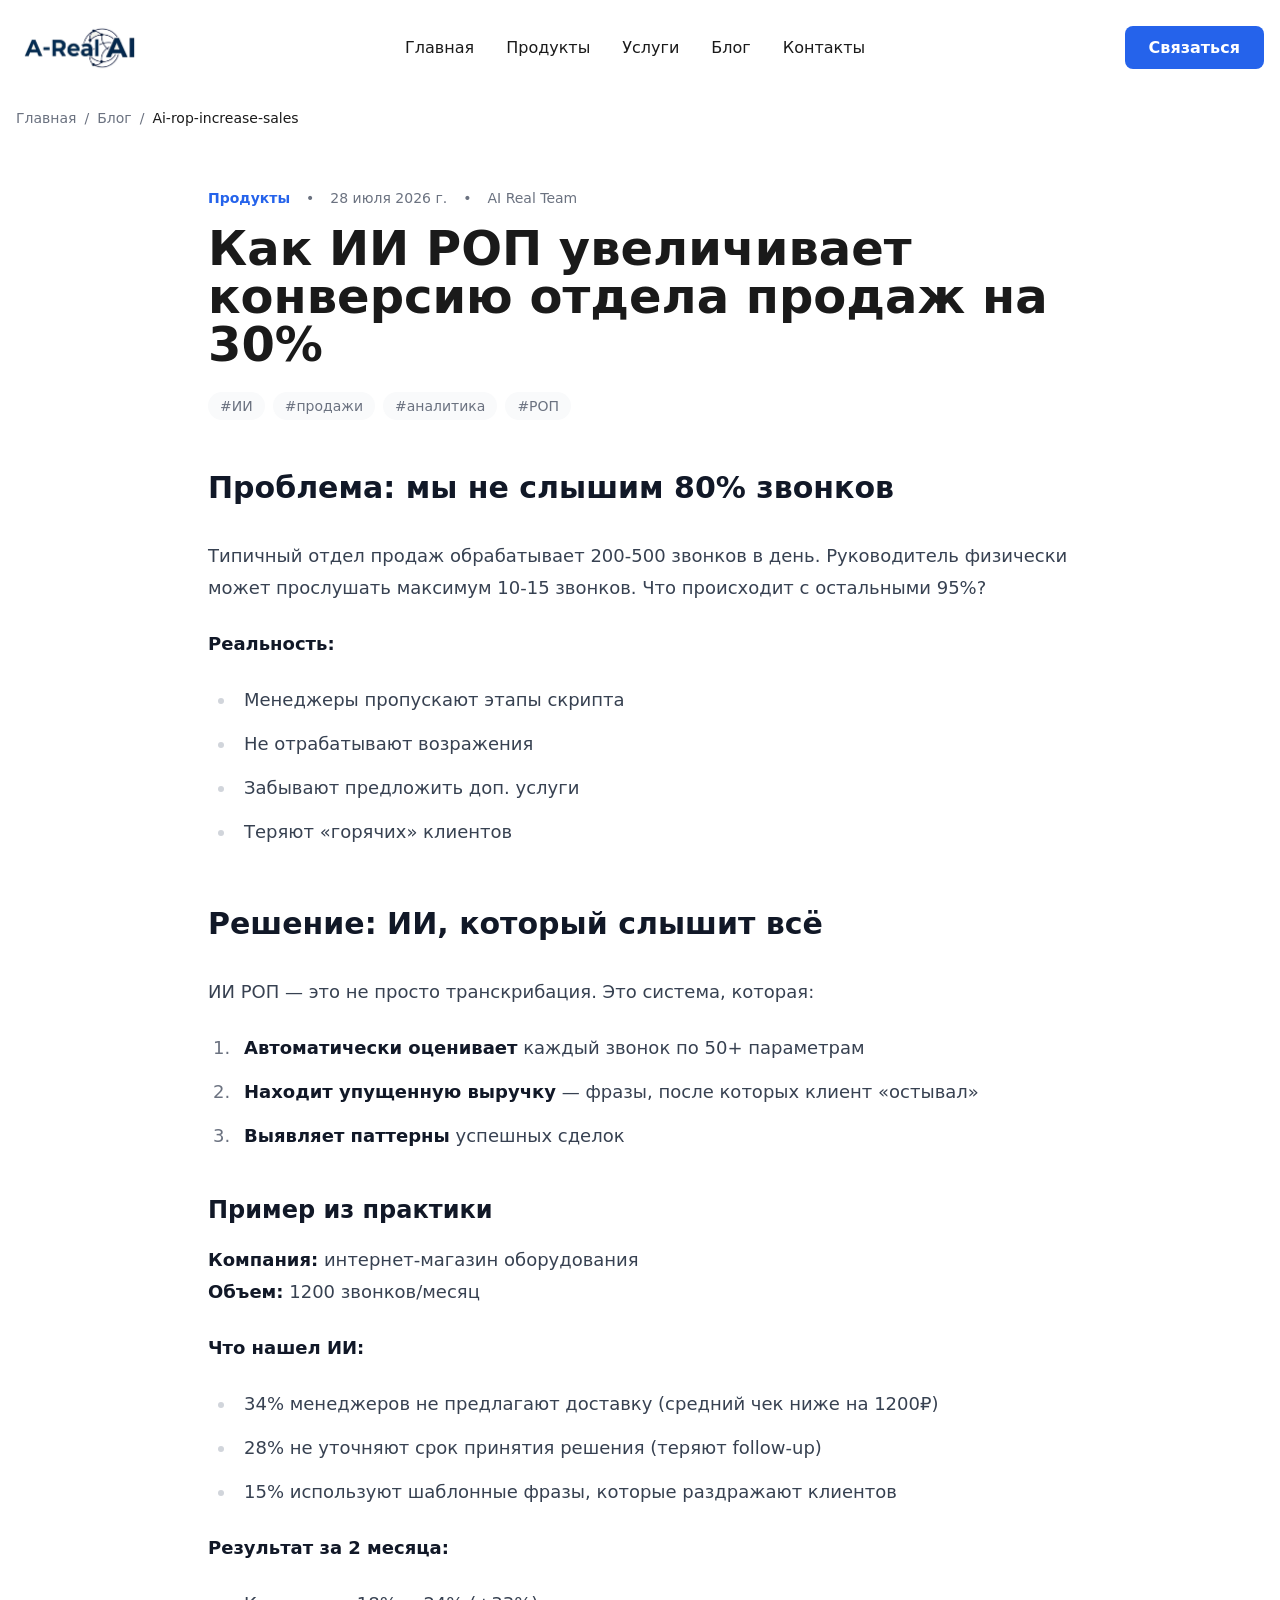
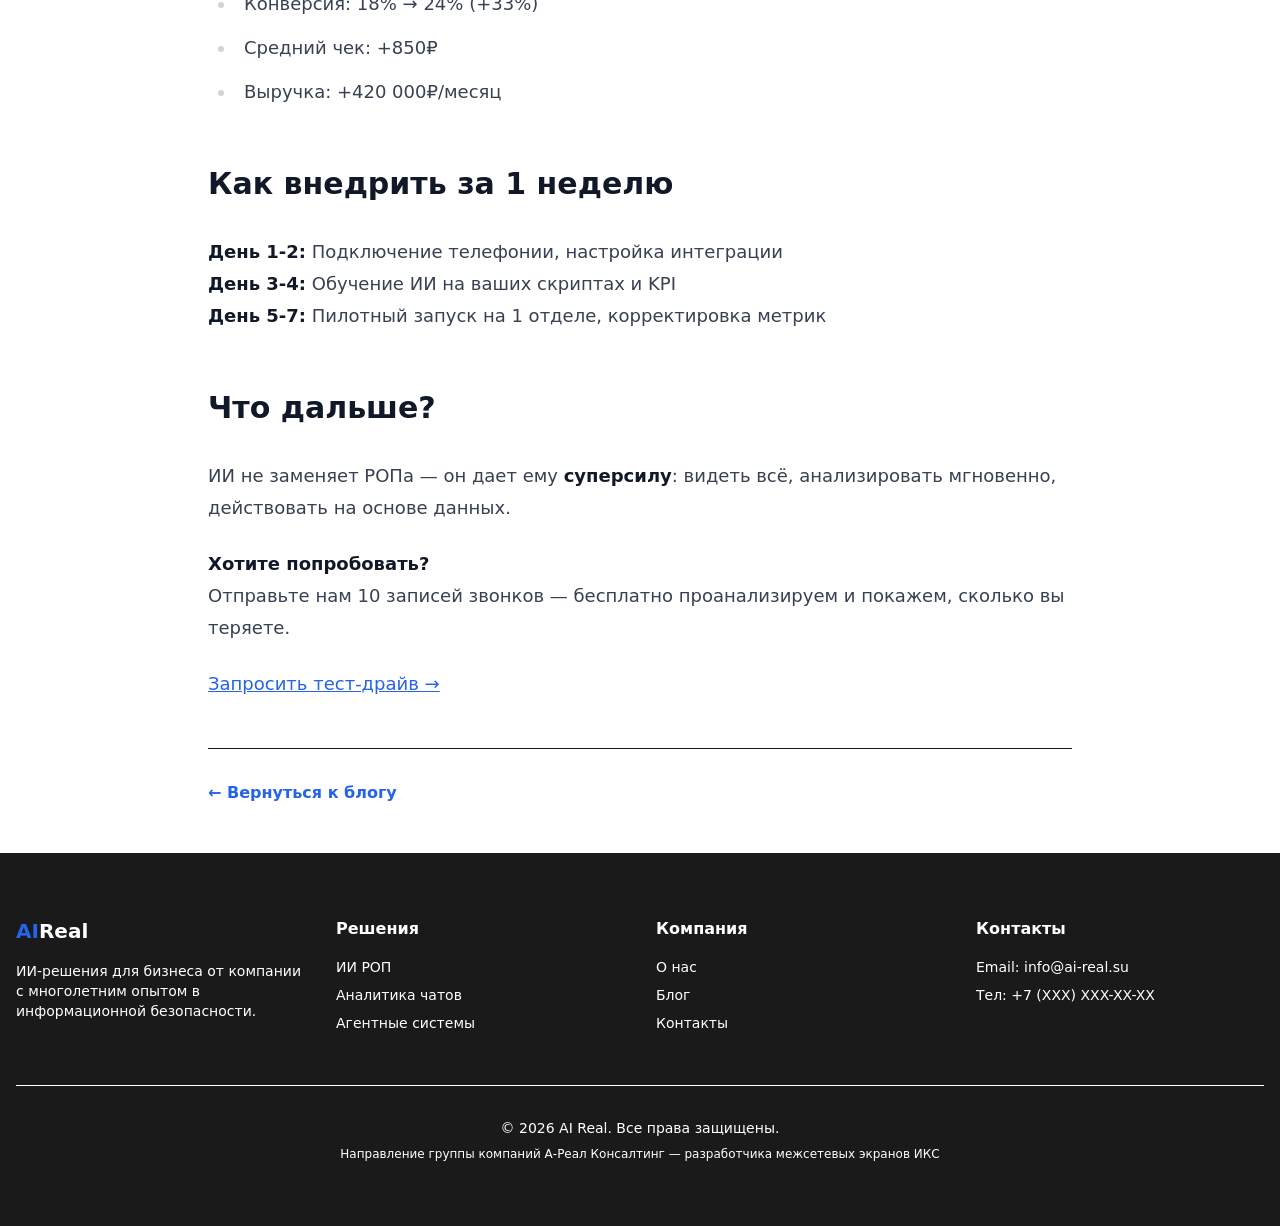
<file: blog/ai-rop-increase-sales/index.html>
<!DOCTYPE html><html lang="ru"><head><meta charset="UTF-8"><meta name="viewport" content="width=device-width, initial-scale=1.0"><title>Как ИИ РОП увеличивает конверсию отдела продаж на 30% | Блог AI Real</title><meta name="description" content="Разбираем реальные кейсы внедрения ИИ-аналитики звонков: какие ошибки находят менеджеров и как это влияет на выручку."><!-- Каноническая ссылка --><link rel="canonical" href="https://ai-real.su/blog/ai-rop-increase-sales/"><!-- Open Graph --><meta property="og:title" content="Как ИИ РОП увеличивает конверсию отдела продаж на 30% | Блог AI Real"><meta property="og:description" content="Разбираем реальные кейсы внедрения ИИ-аналитики звонков: какие ошибки находят менеджеров и как это влияет на выручку."><meta property="og:image" content="https://ai-real.su/logo-mono1.png"><meta property="og:url" content="https://ai-real.su/blog/ai-rop-increase-sales/"><meta property="og:type" content="website"><!-- Favicon --><link rel="icon" type="image/png" href="/favicon-96x96.png" sizes="96x96"><link rel="icon" type="image/svg+xml" href="/favicon.svg"><link rel="shortcut icon" href="/favicon.ico"><link rel="apple-touch-icon" sizes="180x180" href="/apple-touch-icon.png"><link rel="manifest" href="/site.webmanifest"><!-- Микроразметка Организации --><script type="application/ld+json">{"@context":"https://schema.org","@type":"Organization","name":"AI Real","url":"https://ai-real.su","logo":"https://ai-real.su/logo-mono1.png","description":"Разработка и внедрение ИИ-решений для бизнеса. Направление группы компаний А-Реал Консалтинг.","parentOrganization":{"@type":"Organization","name":"А-Реал Консалтинг","description":"Разработчик межсетевых экранов ИКС"},"contactPoint":{"@type":"ContactPoint","email":"info@ai-real.su","contactType":"customer service"}}</script><link rel="stylesheet" href="/_astro/BaseLayout.Dg0_N8qH.css"></head><body class="bg-white text-dark font-sans antialiased flex flex-col min-h-screen"><header class="bg-white sticky top-0 z-50"><nav class="container py-6 flex items-center justify-between"><a href="/" class="flex items-center gap-2"><img src="/logo-mono1.png" alt="AI Real" class="h-12 w-auto"></a><ul class="hidden md:flex items-center gap-8"><li><a href="/" class="text-dark hover:text-primary font-medium transition-colors">Главная</a></li><li><a href="/products/" class="text-dark hover:text-primary font-medium transition-colors">Продукты</a></li><li><a href="/services/" class="text-dark hover:text-primary font-medium transition-colors">Услуги</a></li><li><a href="/blog/" class="text-dark hover:text-primary font-medium transition-colors">Блог</a></li><li><a href="/contacts/" class="text-dark hover:text-primary font-medium transition-colors">Контакты</a></li></ul><div class="hidden md:block"><a href="/contacts/" class="bg-primary hover:bg-primary-dark text-white px-6 py-3 rounded-lg font-semibold transition-colors">Связаться</a></div></nav><div class="container py-3"><nav class="text-sm text-gray"><a href="/" class="hover:text-primary transition-colors">Главная</a><span class="mx-2 text-gray-400">/</span><a href="/blog" class="hover:text-primary transition-colors">Блог</a><span class="mx-2 text-gray-400">/</span><span class="text-dark font-medium">Ai-rop-increase-sales</span></nav></div></header><main class="flex-grow w-full"><script type="application/ld+json">{"@context":"https://schema.org","@type":"Article","headline":"Как ИИ РОП увеличивает конверсию отдела продаж на 30%","description":"Разбираем реальные кейсы внедрения ИИ-аналитики звонков: какие ошибки находят менеджеров и как это влияет на выручку.","image":"https://ai-real.su/og-image.jpg","author":{"@type":"Organization","name":"AI Real Team"},"publisher":{"@type":"Organization","name":"AI Real","logo":{"@type":"ImageObject","url":"https://ai-real.su/logo-mono1.png"}},"datePublished":"2026-07-28T00:00:00.000Z","dateModified":"2026-07-28T00:00:00.000Z","mainEntityOfPage":{"@type":"WebPage","@id":"https://ai-real.su/blog/ai-rop-increase-sales/"}}</script><script type="application/ld+json">{"@context":"https://schema.org","@type":"BreadcrumbList","itemListElement":[{"@type":"ListItem","position":1,"name":"Главная","item":"https://ai-real.su/"},{"@type":"ListItem","position":2,"name":"Блог","item":"https://ai-real.su/blog/"},{"@type":"ListItem","position":3,"name":"Как ИИ РОП увеличивает конверсию отдела продаж на 30%","item":"https://ai-real.su/blog/ai-rop-increase-sales/"}]}</script><article class="container py-12 max-w-4xl mx-auto"><header class="mb-12"><div class="flex items-center gap-4 text-sm text-gray mb-4 flex-wrap"><span class="text-primary font-semibold">Продукты</span><span>•</span><time datetime="2026-07-28T00:00:00.000Z">28 июля 2026 г.</time><span>•</span><span>AI Real Team</span></div><h1 class="text-4xl md:text-5xl font-bold mb-6">Как ИИ РОП увеличивает конверсию отдела продаж на 30%</h1><div class="flex flex-wrap gap-2"><span class="px-3 py-1 bg-light-gray text-gray text-sm rounded-full">#ИИ</span><span class="px-3 py-1 bg-light-gray text-gray text-sm rounded-full">#продажи</span><span class="px-3 py-1 bg-light-gray text-gray text-sm rounded-full">#аналитика</span><span class="px-3 py-1 bg-light-gray text-gray text-sm rounded-full">#РОП</span></div></header><div class="prose prose-lg max-w-none prose-headings:font-bold prose-a:text-primary prose-img:rounded-xl"><h2 id="проблема-мы-не-слышим-80-звонков">Проблема: мы не слышим 80% звонков</h2>
<p>Типичный отдел продаж обрабатывает 200-500 звонков в день. Руководитель физически может прослушать максимум 10-15 звонков. Что происходит с остальными 95%?</p>
<p><strong>Реальность:</strong></p>
<ul>
<li>Менеджеры пропускают этапы скрипта</li>
<li>Не отрабатывают возражения</li>
<li>Забывают предложить доп. услуги</li>
<li>Теряют «горячих» клиентов</li>
</ul>
<h2 id="решение-ии-который-слышит-всё">Решение: ИИ, который слышит всё</h2>
<p>ИИ РОП — это не просто транскрибация. Это система, которая:</p>
<ol>
<li><strong>Автоматически оценивает</strong> каждый звонок по 50+ параметрам</li>
<li><strong>Находит упущенную выручку</strong> — фразы, после которых клиент «остывал»</li>
<li><strong>Выявляет паттерны</strong> успешных сделок</li>
</ol>
<h3 id="пример-из-практики">Пример из практики</h3>
<p><strong>Компания:</strong> интернет-магазин оборудования<br>
<strong>Объем:</strong> 1200 звонков/месяц</p>
<p><strong>Что нашел ИИ:</strong></p>
<ul>
<li>34% менеджеров не предлагают доставку (средний чек ниже на 1200₽)</li>
<li>28% не уточняют срок принятия решения (теряют follow-up)</li>
<li>15% используют шаблонные фразы, которые раздражают клиентов</li>
</ul>
<p><strong>Результат за 2 месяца:</strong></p>
<ul>
<li>Конверсия: 18% → 24% (+33%)</li>
<li>Средний чек: +850₽</li>
<li>Выручка: +420 000₽/месяц</li>
</ul>
<h2 id="как-внедрить-за-1-неделю">Как внедрить за 1 неделю</h2>
<p><strong>День 1-2:</strong> Подключение телефонии, настройка интеграции<br>
<strong>День 3-4:</strong> Обучение ИИ на ваших скриптах и KPI<br>
<strong>День 5-7:</strong> Пилотный запуск на 1 отделе, корректировка метрик</p>
<h2 id="что-дальше">Что дальше?</h2>
<p>ИИ не заменяет РОПа — он дает ему <strong>суперсилу</strong>: видеть всё, анализировать мгновенно, действовать на основе данных.</p>
<p><strong>Хотите попробовать?</strong><br>
Отправьте нам 10 записей звонков — бесплатно проанализируем и покажем, сколько вы теряете.</p>
<p><a href="/products/ai-rop/">Запросить тест-драйв →</a></p>
</div><footer class="mt-12 pt-8 border-t border-gray-200"><a href="/blog/" class="text-primary hover:text-primary-dark font-semibold">← Вернуться к блогу</a></footer></article></main><footer class="bg-dark text-white py-16"><div class="container"><div class="grid md:grid-cols-4 gap-8 mb-12"><div><h3 class="text-xl font-bold mb-4"><span class="text-primary">AI</span>Real</h3><p class="text-gray-300 mb-4 text-sm">ИИ-решения для бизнеса от компании с многолетним опытом в информационной безопасности.</p></div><div><h4 class="font-bold mb-4 text-white">Решения</h4><ul class="space-y-2 text-sm"><li><a href="/products/ai-rop/" class="text-gray-300 hover:text-white">ИИ РОП</a></li><li><a href="/products/chat-analytics/" class="text-gray-300 hover:text-white">Аналитика чатов</a></li><li><a href="/services/custom-dev/" class="text-gray-300 hover:text-white">Агентные системы</a></li></ul></div><div><h4 class="font-bold mb-4 text-white">Компания</h4><ul class="space-y-2 text-sm"><li><a href="/about/" class="text-gray-300 hover:text-white">О нас</a></li><li><a href="/blog/" class="text-gray-300 hover:text-white">Блог</a></li><li><a href="/contacts/" class="text-gray-300 hover:text-white">Контакты</a></li></ul></div><div><h4 class="font-bold mb-4 text-white">Контакты</h4><ul class="space-y-2 text-sm text-gray-300"><li>Email: info@ai-real.su</li><li>Тел: +7 (XXX) XXX-XX-XX</li></ul></div></div><div class="border-t border-gray-700 pt-8 text-center text-gray-400 text-sm"><p>&copy; 2026 AI Real. Все права защищены.</p><p class="mt-2 text-xs text-gray-500">Направление группы компаний А-Реал Консалтинг — разработчика межсетевых экранов ИКС</p></div></div></footer></body></html>
</file>
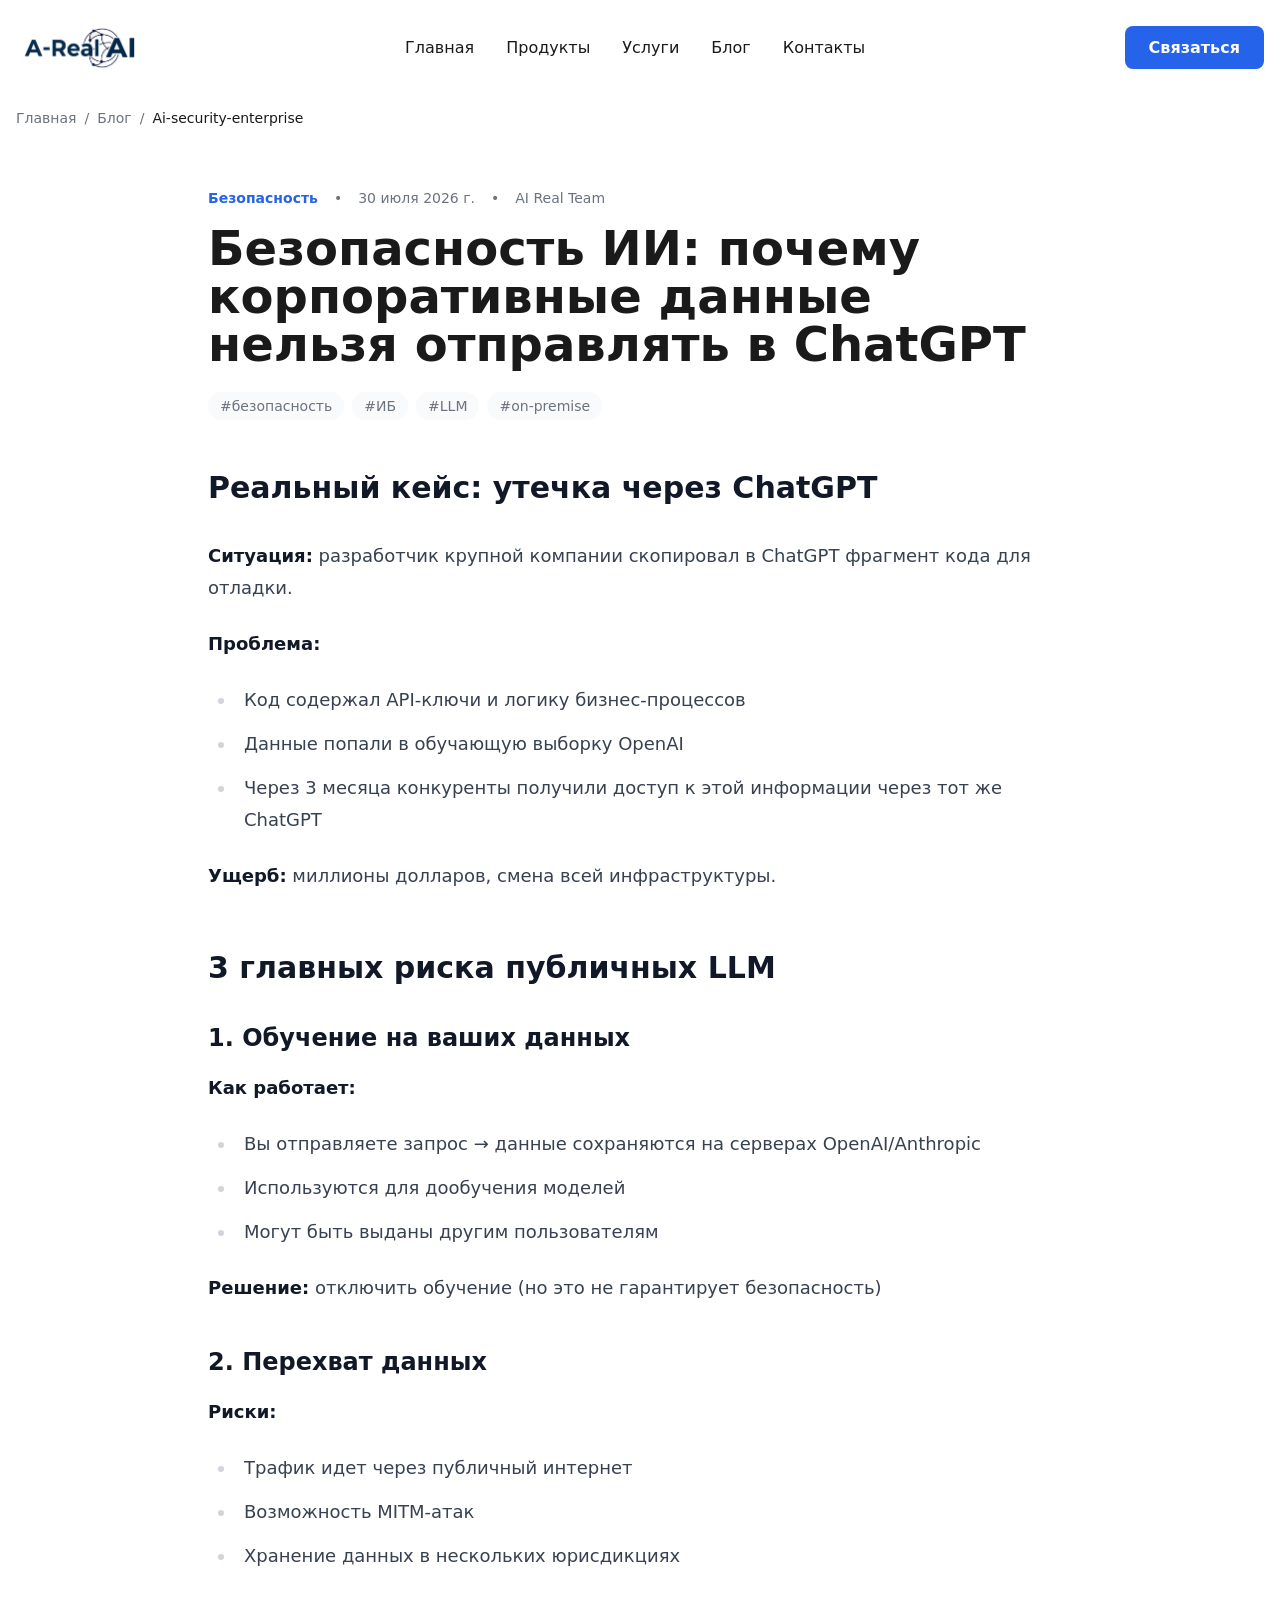
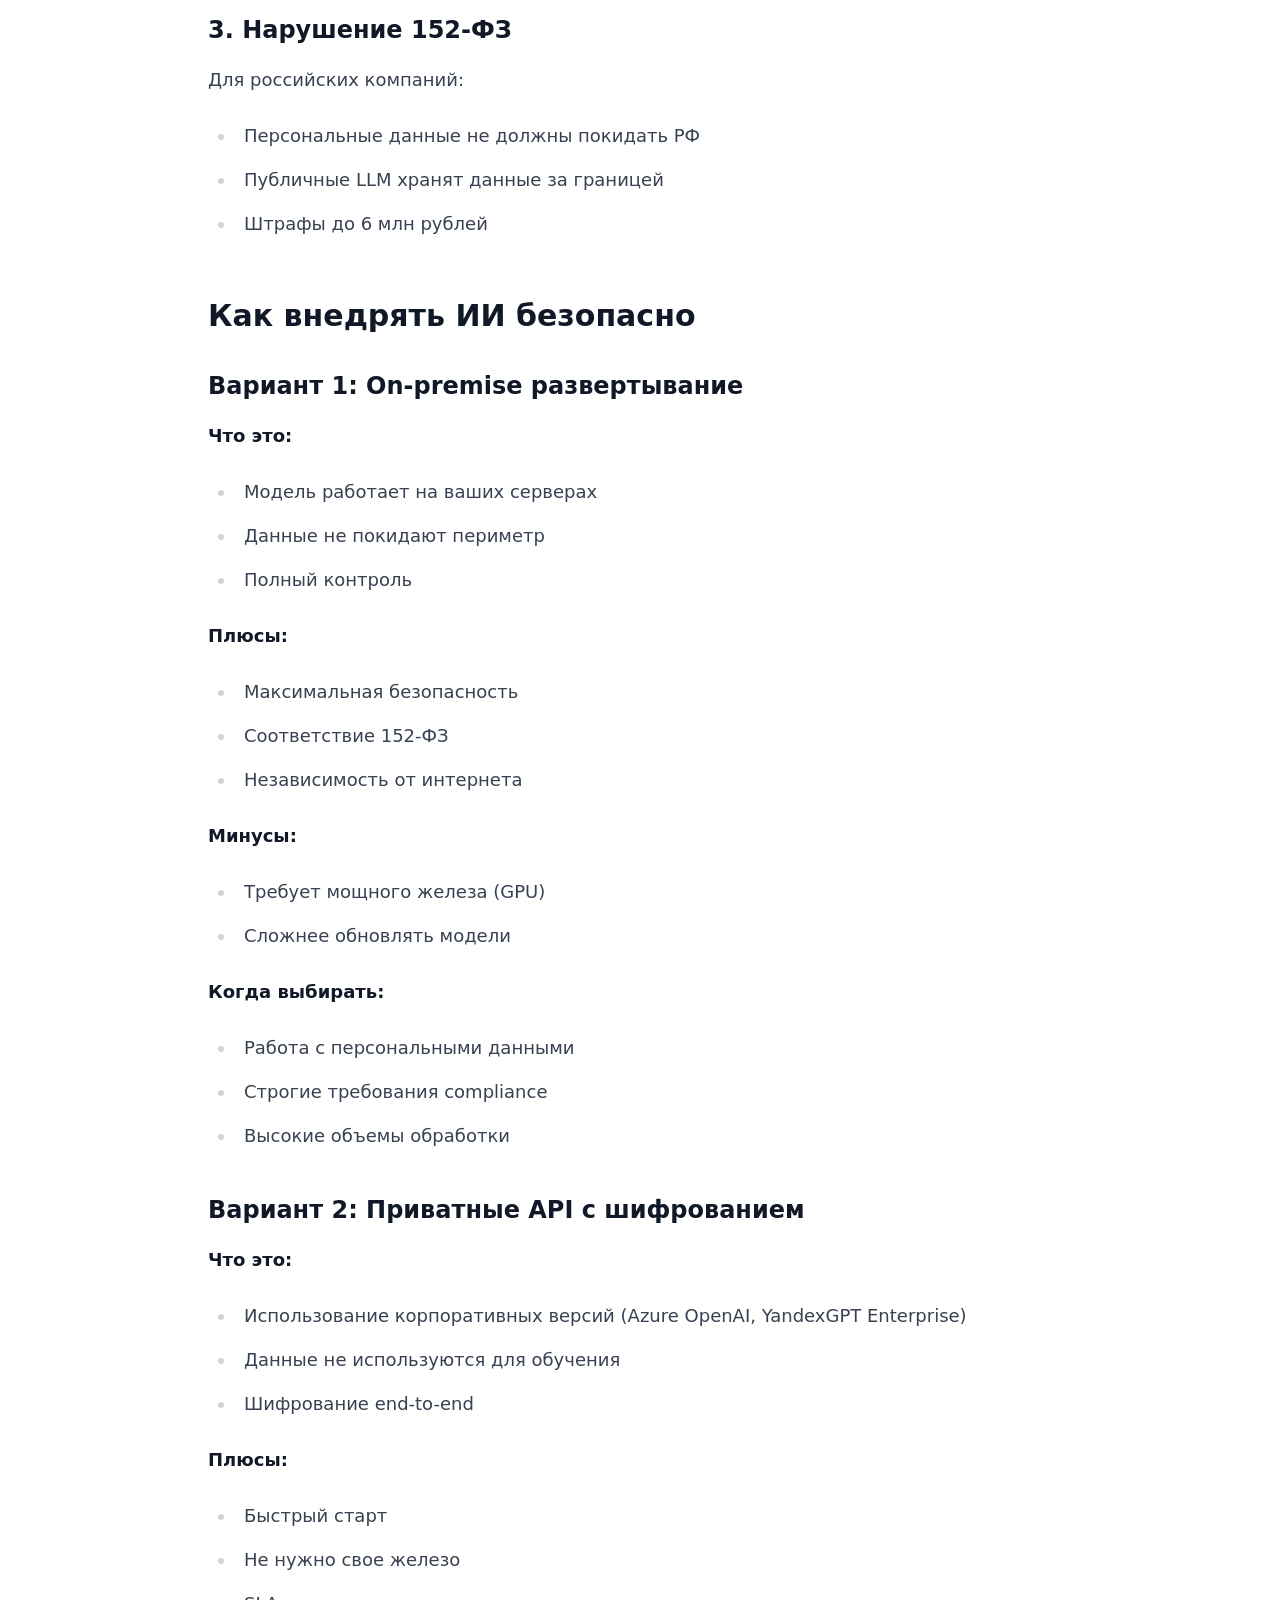
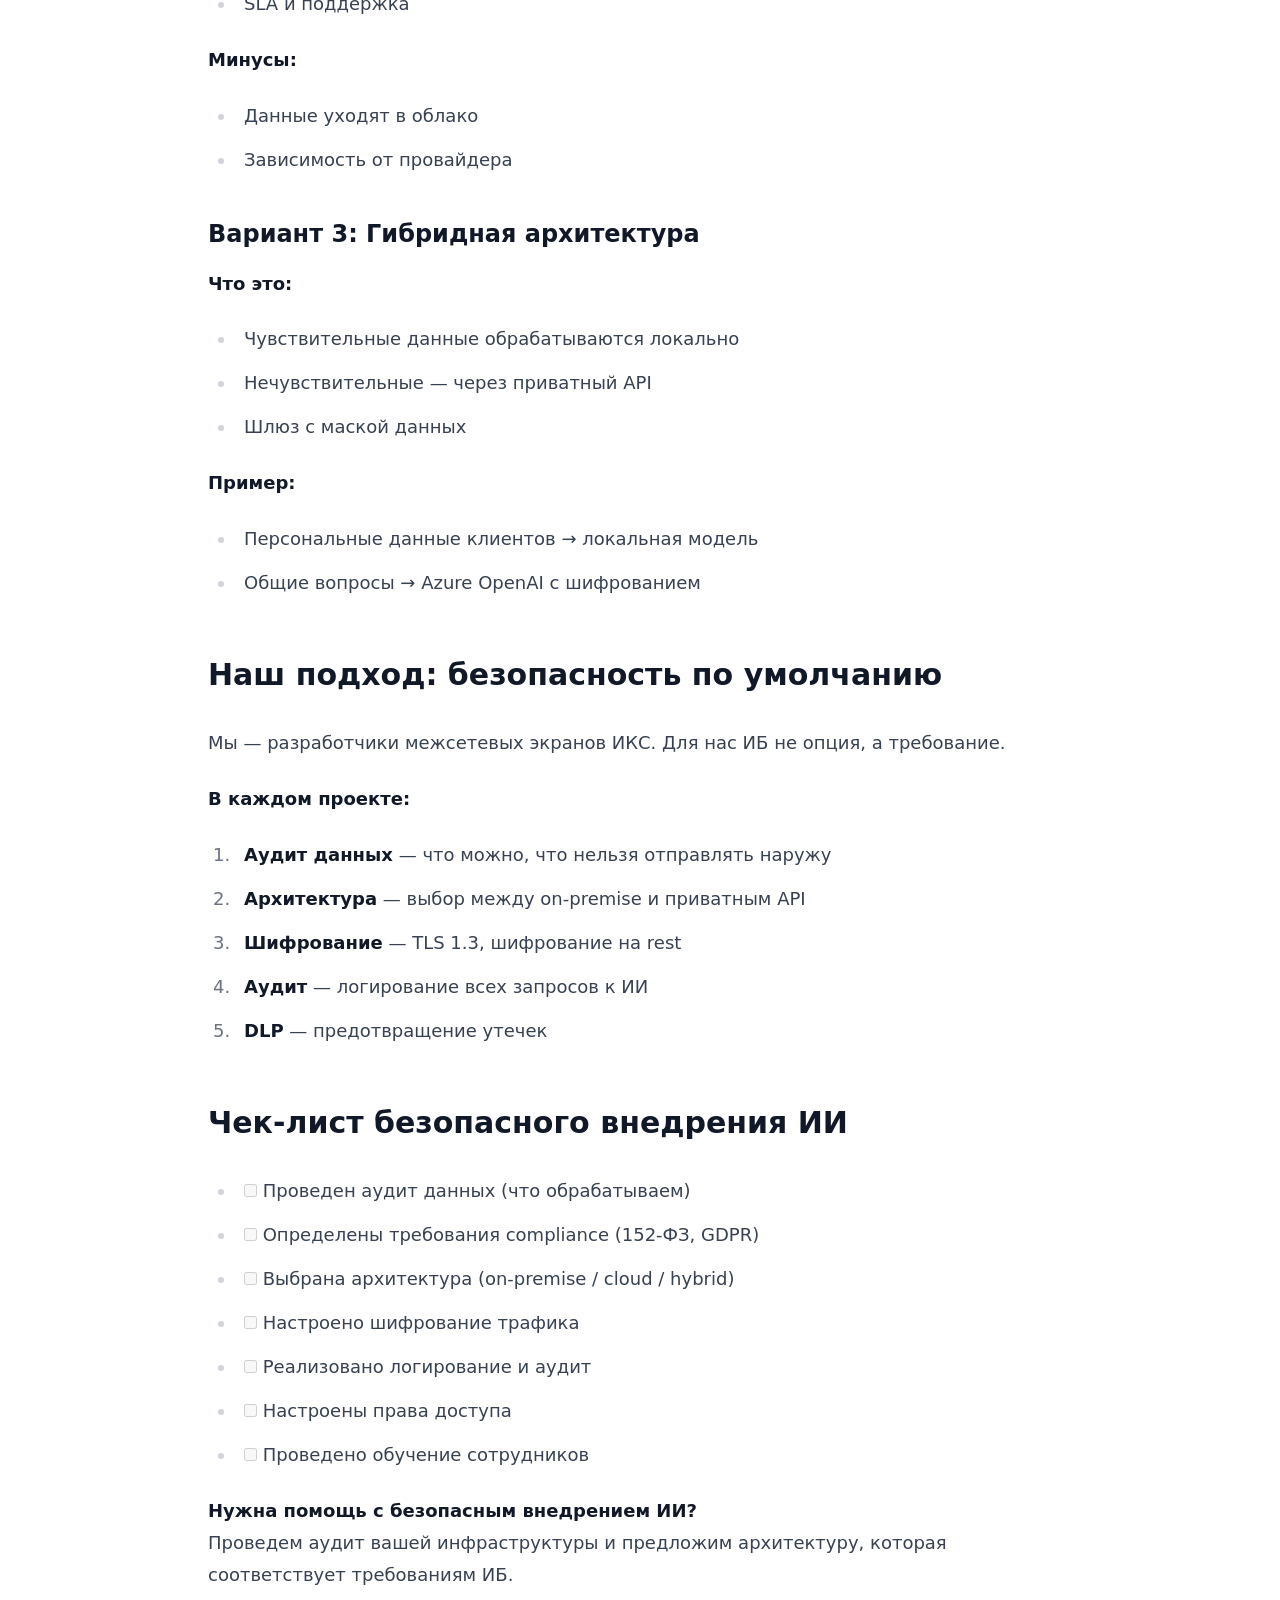
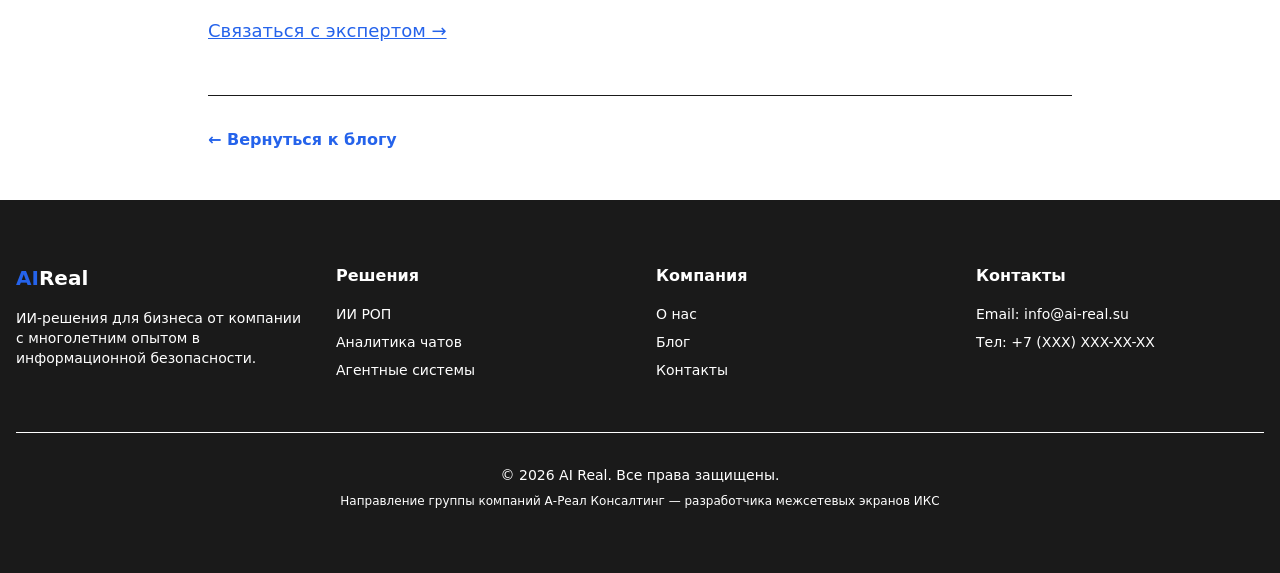
<file: blog/ai-security-enterprise/index.html>
<!DOCTYPE html><html lang="ru"><head><meta charset="UTF-8"><meta name="viewport" content="width=device-width, initial-scale=1.0"><title>Безопасность ИИ: почему корпоративные данные нельзя отправлять в ChatGPT | Блог AI Real</title><meta name="description" content="Разбираем риски использования публичных LLM и как внедрять ИИ без утечек данных."><!-- Каноническая ссылка --><link rel="canonical" href="https://ai-real.su/blog/ai-security-enterprise/"><!-- Open Graph --><meta property="og:title" content="Безопасность ИИ: почему корпоративные данные нельзя отправлять в ChatGPT | Блог AI Real"><meta property="og:description" content="Разбираем риски использования публичных LLM и как внедрять ИИ без утечек данных."><meta property="og:image" content="https://ai-real.su/logo-mono1.png"><meta property="og:url" content="https://ai-real.su/blog/ai-security-enterprise/"><meta property="og:type" content="website"><!-- Favicon --><link rel="icon" type="image/png" href="/favicon-96x96.png" sizes="96x96"><link rel="icon" type="image/svg+xml" href="/favicon.svg"><link rel="shortcut icon" href="/favicon.ico"><link rel="apple-touch-icon" sizes="180x180" href="/apple-touch-icon.png"><link rel="manifest" href="/site.webmanifest"><!-- Микроразметка Организации --><script type="application/ld+json">{"@context":"https://schema.org","@type":"Organization","name":"AI Real","url":"https://ai-real.su","logo":"https://ai-real.su/logo-mono1.png","description":"Разработка и внедрение ИИ-решений для бизнеса. Направление группы компаний А-Реал Консалтинг.","parentOrganization":{"@type":"Organization","name":"А-Реал Консалтинг","description":"Разработчик межсетевых экранов ИКС"},"contactPoint":{"@type":"ContactPoint","email":"info@ai-real.su","contactType":"customer service"}}</script><link rel="stylesheet" href="/_astro/BaseLayout.Dg0_N8qH.css"></head><body class="bg-white text-dark font-sans antialiased flex flex-col min-h-screen"><header class="bg-white sticky top-0 z-50"><nav class="container py-6 flex items-center justify-between"><a href="/" class="flex items-center gap-2"><img src="/logo-mono1.png" alt="AI Real" class="h-12 w-auto"></a><ul class="hidden md:flex items-center gap-8"><li><a href="/" class="text-dark hover:text-primary font-medium transition-colors">Главная</a></li><li><a href="/products/" class="text-dark hover:text-primary font-medium transition-colors">Продукты</a></li><li><a href="/services/" class="text-dark hover:text-primary font-medium transition-colors">Услуги</a></li><li><a href="/blog/" class="text-dark hover:text-primary font-medium transition-colors">Блог</a></li><li><a href="/contacts/" class="text-dark hover:text-primary font-medium transition-colors">Контакты</a></li></ul><div class="hidden md:block"><a href="/contacts/" class="bg-primary hover:bg-primary-dark text-white px-6 py-3 rounded-lg font-semibold transition-colors">Связаться</a></div></nav><div class="container py-3"><nav class="text-sm text-gray"><a href="/" class="hover:text-primary transition-colors">Главная</a><span class="mx-2 text-gray-400">/</span><a href="/blog" class="hover:text-primary transition-colors">Блог</a><span class="mx-2 text-gray-400">/</span><span class="text-dark font-medium">Ai-security-enterprise</span></nav></div></header><main class="flex-grow w-full"><script type="application/ld+json">{"@context":"https://schema.org","@type":"Article","headline":"Безопасность ИИ: почему корпоративные данные нельзя отправлять в ChatGPT","description":"Разбираем риски использования публичных LLM и как внедрять ИИ без утечек данных.","image":"https://ai-real.su/og-image.jpg","author":{"@type":"Organization","name":"AI Real Team"},"publisher":{"@type":"Organization","name":"AI Real","logo":{"@type":"ImageObject","url":"https://ai-real.su/logo-mono1.png"}},"datePublished":"2026-07-30T00:00:00.000Z","dateModified":"2026-07-30T00:00:00.000Z","mainEntityOfPage":{"@type":"WebPage","@id":"https://ai-real.su/blog/ai-security-enterprise/"}}</script><script type="application/ld+json">{"@context":"https://schema.org","@type":"BreadcrumbList","itemListElement":[{"@type":"ListItem","position":1,"name":"Главная","item":"https://ai-real.su/"},{"@type":"ListItem","position":2,"name":"Блог","item":"https://ai-real.su/blog/"},{"@type":"ListItem","position":3,"name":"Безопасность ИИ: почему корпоративные данные нельзя отправлять в ChatGPT","item":"https://ai-real.su/blog/ai-security-enterprise/"}]}</script><article class="container py-12 max-w-4xl mx-auto"><header class="mb-12"><div class="flex items-center gap-4 text-sm text-gray mb-4 flex-wrap"><span class="text-primary font-semibold">Безопасность</span><span>•</span><time datetime="2026-07-30T00:00:00.000Z">30 июля 2026 г.</time><span>•</span><span>AI Real Team</span></div><h1 class="text-4xl md:text-5xl font-bold mb-6">Безопасность ИИ: почему корпоративные данные нельзя отправлять в ChatGPT</h1><div class="flex flex-wrap gap-2"><span class="px-3 py-1 bg-light-gray text-gray text-sm rounded-full">#безопасность</span><span class="px-3 py-1 bg-light-gray text-gray text-sm rounded-full">#ИБ</span><span class="px-3 py-1 bg-light-gray text-gray text-sm rounded-full">#LLM</span><span class="px-3 py-1 bg-light-gray text-gray text-sm rounded-full">#on-premise</span></div></header><div class="prose prose-lg max-w-none prose-headings:font-bold prose-a:text-primary prose-img:rounded-xl"><h2 id="реальный-кейс-утечка-через-chatgpt">Реальный кейс: утечка через ChatGPT</h2>
<p><strong>Ситуация:</strong> разработчик крупной компании скопировал в ChatGPT фрагмент кода для отладки.</p>
<p><strong>Проблема:</strong></p>
<ul>
<li>Код содержал API-ключи и логику бизнес-процессов</li>
<li>Данные попали в обучающую выборку OpenAI</li>
<li>Через 3 месяца конкуренты получили доступ к этой информации через тот же ChatGPT</li>
</ul>
<p><strong>Ущерб:</strong> миллионы долларов, смена всей инфраструктуры.</p>
<h2 id="3-главных-риска-публичных-llm">3 главных риска публичных LLM</h2>
<h3 id="1-обучение-на-ваших-данных">1. Обучение на ваших данных</h3>
<p><strong>Как работает:</strong></p>
<ul>
<li>Вы отправляете запрос → данные сохраняются на серверах OpenAI/Anthropic</li>
<li>Используются для дообучения моделей</li>
<li>Могут быть выданы другим пользователям</li>
</ul>
<p><strong>Решение:</strong> отключить обучение (но это не гарантирует безопасность)</p>
<h3 id="2-перехват-данных">2. Перехват данных</h3>
<p><strong>Риски:</strong></p>
<ul>
<li>Трафик идет через публичный интернет</li>
<li>Возможность MITM-атак</li>
<li>Хранение данных в нескольких юрисдикциях</li>
</ul>
<h3 id="3-нарушение-152-фз">3. Нарушение 152-ФЗ</h3>
<p>Для российских компаний:</p>
<ul>
<li>Персональные данные не должны покидать РФ</li>
<li>Публичные LLM хранят данные за границей</li>
<li>Штрафы до 6 млн рублей</li>
</ul>
<h2 id="как-внедрять-ии-безопасно">Как внедрять ИИ безопасно</h2>
<h3 id="вариант-1-on-premise-развертывание">Вариант 1: On-premise развертывание</h3>
<p><strong>Что это:</strong></p>
<ul>
<li>Модель работает на ваших серверах</li>
<li>Данные не покидают периметр</li>
<li>Полный контроль</li>
</ul>
<p><strong>Плюсы:</strong></p>
<ul>
<li>Максимальная безопасность</li>
<li>Соответствие 152-ФЗ</li>
<li>Независимость от интернета</li>
</ul>
<p><strong>Минусы:</strong></p>
<ul>
<li>Требует мощного железа (GPU)</li>
<li>Сложнее обновлять модели</li>
</ul>
<p><strong>Когда выбирать:</strong></p>
<ul>
<li>Работа с персональными данными</li>
<li>Строгие требования compliance</li>
<li>Высокие объемы обработки</li>
</ul>
<h3 id="вариант-2-приватные-api-с-шифрованием">Вариант 2: Приватные API с шифрованием</h3>
<p><strong>Что это:</strong></p>
<ul>
<li>Использование корпоративных версий (Azure OpenAI, YandexGPT Enterprise)</li>
<li>Данные не используются для обучения</li>
<li>Шифрование end-to-end</li>
</ul>
<p><strong>Плюсы:</strong></p>
<ul>
<li>Быстрый старт</li>
<li>Не нужно свое железо</li>
<li>SLA и поддержка</li>
</ul>
<p><strong>Минусы:</strong></p>
<ul>
<li>Данные уходят в облако</li>
<li>Зависимость от провайдера</li>
</ul>
<h3 id="вариант-3-гибридная-архитектура">Вариант 3: Гибридная архитектура</h3>
<p><strong>Что это:</strong></p>
<ul>
<li>Чувствительные данные обрабатываются локально</li>
<li>Нечувствительные — через приватный API</li>
<li>Шлюз с маской данных</li>
</ul>
<p><strong>Пример:</strong></p>
<ul>
<li>Персональные данные клиентов → локальная модель</li>
<li>Общие вопросы → Azure OpenAI с шифрованием</li>
</ul>
<h2 id="наш-подход-безопасность-по-умолчанию">Наш подход: безопасность по умолчанию</h2>
<p>Мы — разработчики межсетевых экранов ИКС. Для нас ИБ не опция, а требование.</p>
<p><strong>В каждом проекте:</strong></p>
<ol>
<li><strong>Аудит данных</strong> — что можно, что нельзя отправлять наружу</li>
<li><strong>Архитектура</strong> — выбор между on-premise и приватным API</li>
<li><strong>Шифрование</strong> — TLS 1.3, шифрование на rest</li>
<li><strong>Аудит</strong> — логирование всех запросов к ИИ</li>
<li><strong>DLP</strong> — предотвращение утечек</li>
</ol>
<h2 id="чек-лист-безопасного-внедрения-ии">Чек-лист безопасного внедрения ИИ</h2>
<ul class="contains-task-list">
<li class="task-list-item"><input type="checkbox" disabled> Проведен аудит данных (что обрабатываем)</li>
<li class="task-list-item"><input type="checkbox" disabled> Определены требования compliance (152-ФЗ, GDPR)</li>
<li class="task-list-item"><input type="checkbox" disabled> Выбрана архитектура (on-premise / cloud / hybrid)</li>
<li class="task-list-item"><input type="checkbox" disabled> Настроено шифрование трафика</li>
<li class="task-list-item"><input type="checkbox" disabled> Реализовано логирование и аудит</li>
<li class="task-list-item"><input type="checkbox" disabled> Настроены права доступа</li>
<li class="task-list-item"><input type="checkbox" disabled> Проведено обучение сотрудников</li>
</ul>
<p><strong>Нужна помощь с безопасным внедрением ИИ?</strong><br>
Проведем аудит вашей инфраструктуры и предложим архитектуру, которая соответствует требованиям ИБ.</p>
<p><a href="/contacts/">Связаться с экспертом →</a></p>
</div><footer class="mt-12 pt-8 border-t border-gray-200"><a href="/blog/" class="text-primary hover:text-primary-dark font-semibold">← Вернуться к блогу</a></footer></article></main><footer class="bg-dark text-white py-16"><div class="container"><div class="grid md:grid-cols-4 gap-8 mb-12"><div><h3 class="text-xl font-bold mb-4"><span class="text-primary">AI</span>Real</h3><p class="text-gray-300 mb-4 text-sm">ИИ-решения для бизнеса от компании с многолетним опытом в информационной безопасности.</p></div><div><h4 class="font-bold mb-4 text-white">Решения</h4><ul class="space-y-2 text-sm"><li><a href="/products/ai-rop/" class="text-gray-300 hover:text-white">ИИ РОП</a></li><li><a href="/products/chat-analytics/" class="text-gray-300 hover:text-white">Аналитика чатов</a></li><li><a href="/services/custom-dev/" class="text-gray-300 hover:text-white">Агентные системы</a></li></ul></div><div><h4 class="font-bold mb-4 text-white">Компания</h4><ul class="space-y-2 text-sm"><li><a href="/about/" class="text-gray-300 hover:text-white">О нас</a></li><li><a href="/blog/" class="text-gray-300 hover:text-white">Блог</a></li><li><a href="/contacts/" class="text-gray-300 hover:text-white">Контакты</a></li></ul></div><div><h4 class="font-bold mb-4 text-white">Контакты</h4><ul class="space-y-2 text-sm text-gray-300"><li>Email: info@ai-real.su</li><li>Тел: +7 (XXX) XXX-XX-XX</li></ul></div></div><div class="border-t border-gray-700 pt-8 text-center text-gray-400 text-sm"><p>&copy; 2026 AI Real. Все права защищены.</p><p class="mt-2 text-xs text-gray-500">Направление группы компаний А-Реал Консалтинг — разработчика межсетевых экранов ИКС</p></div></div></footer></body></html>
</file>
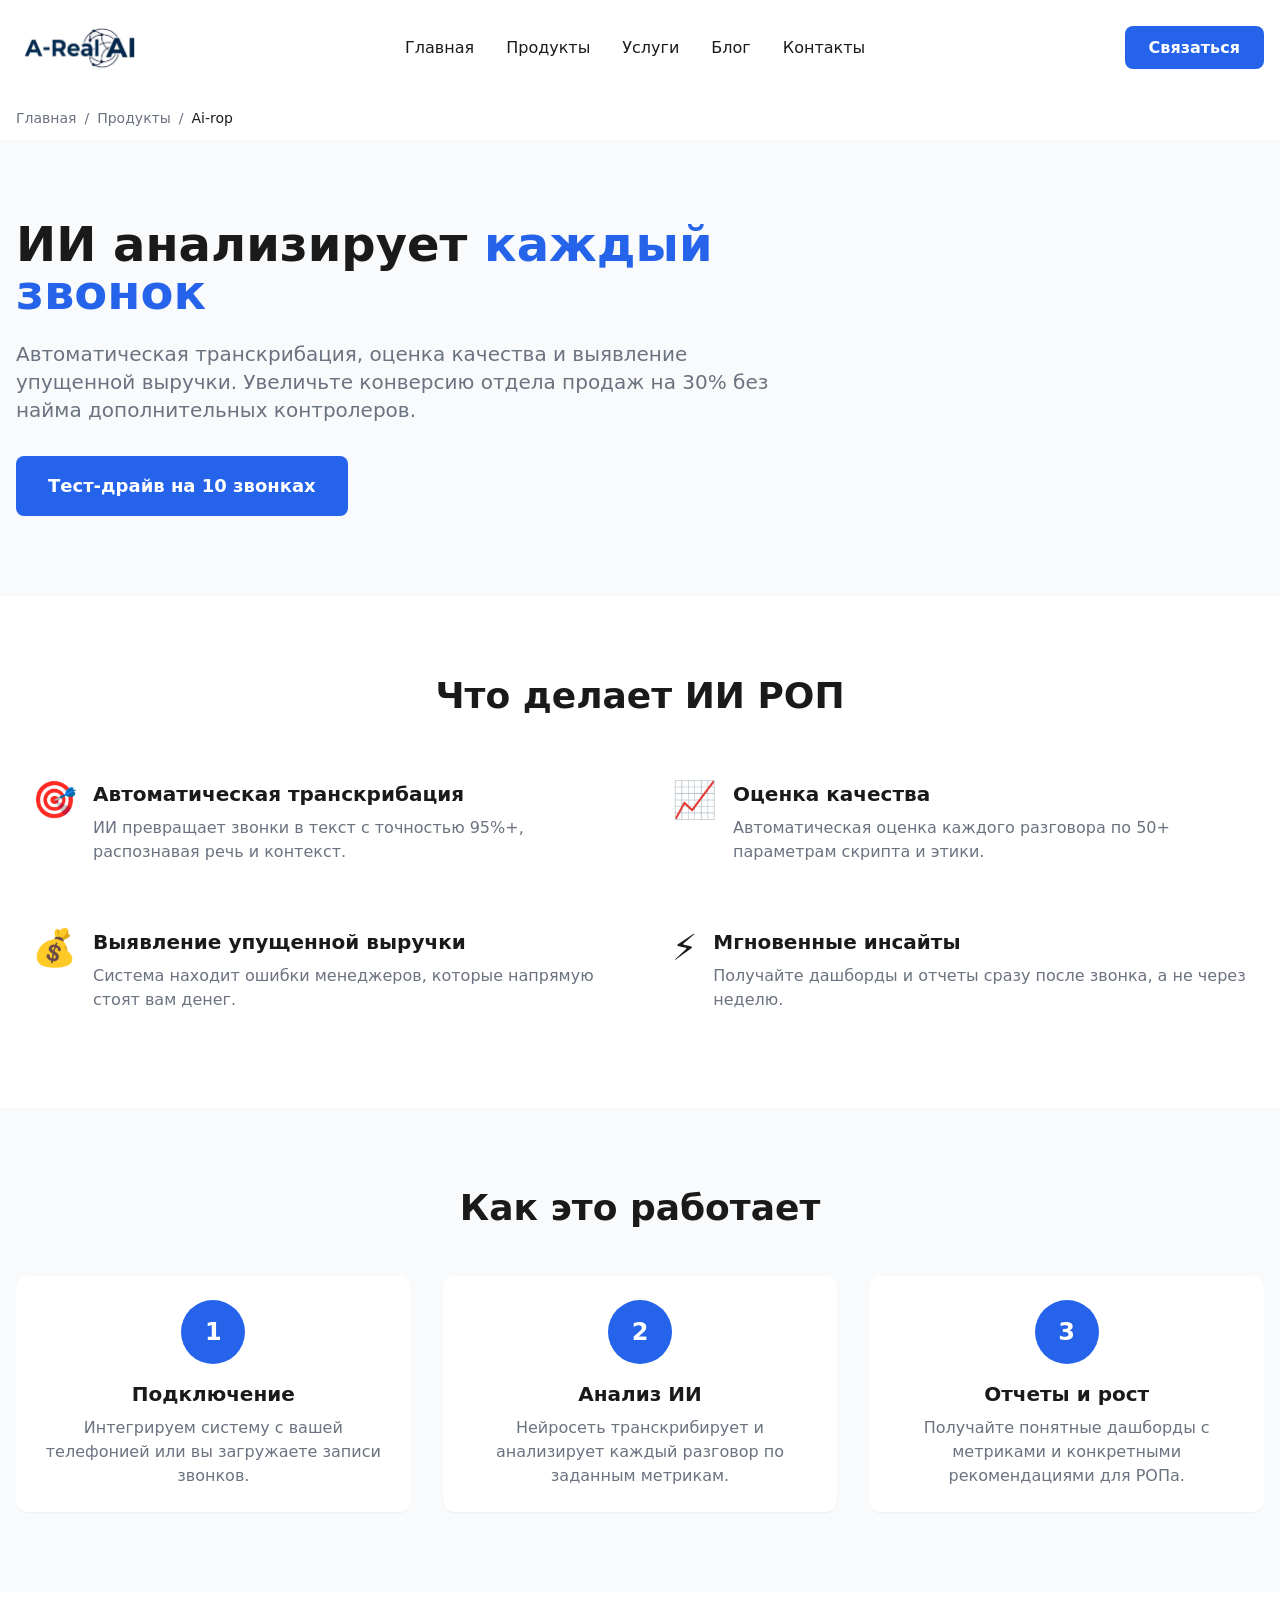
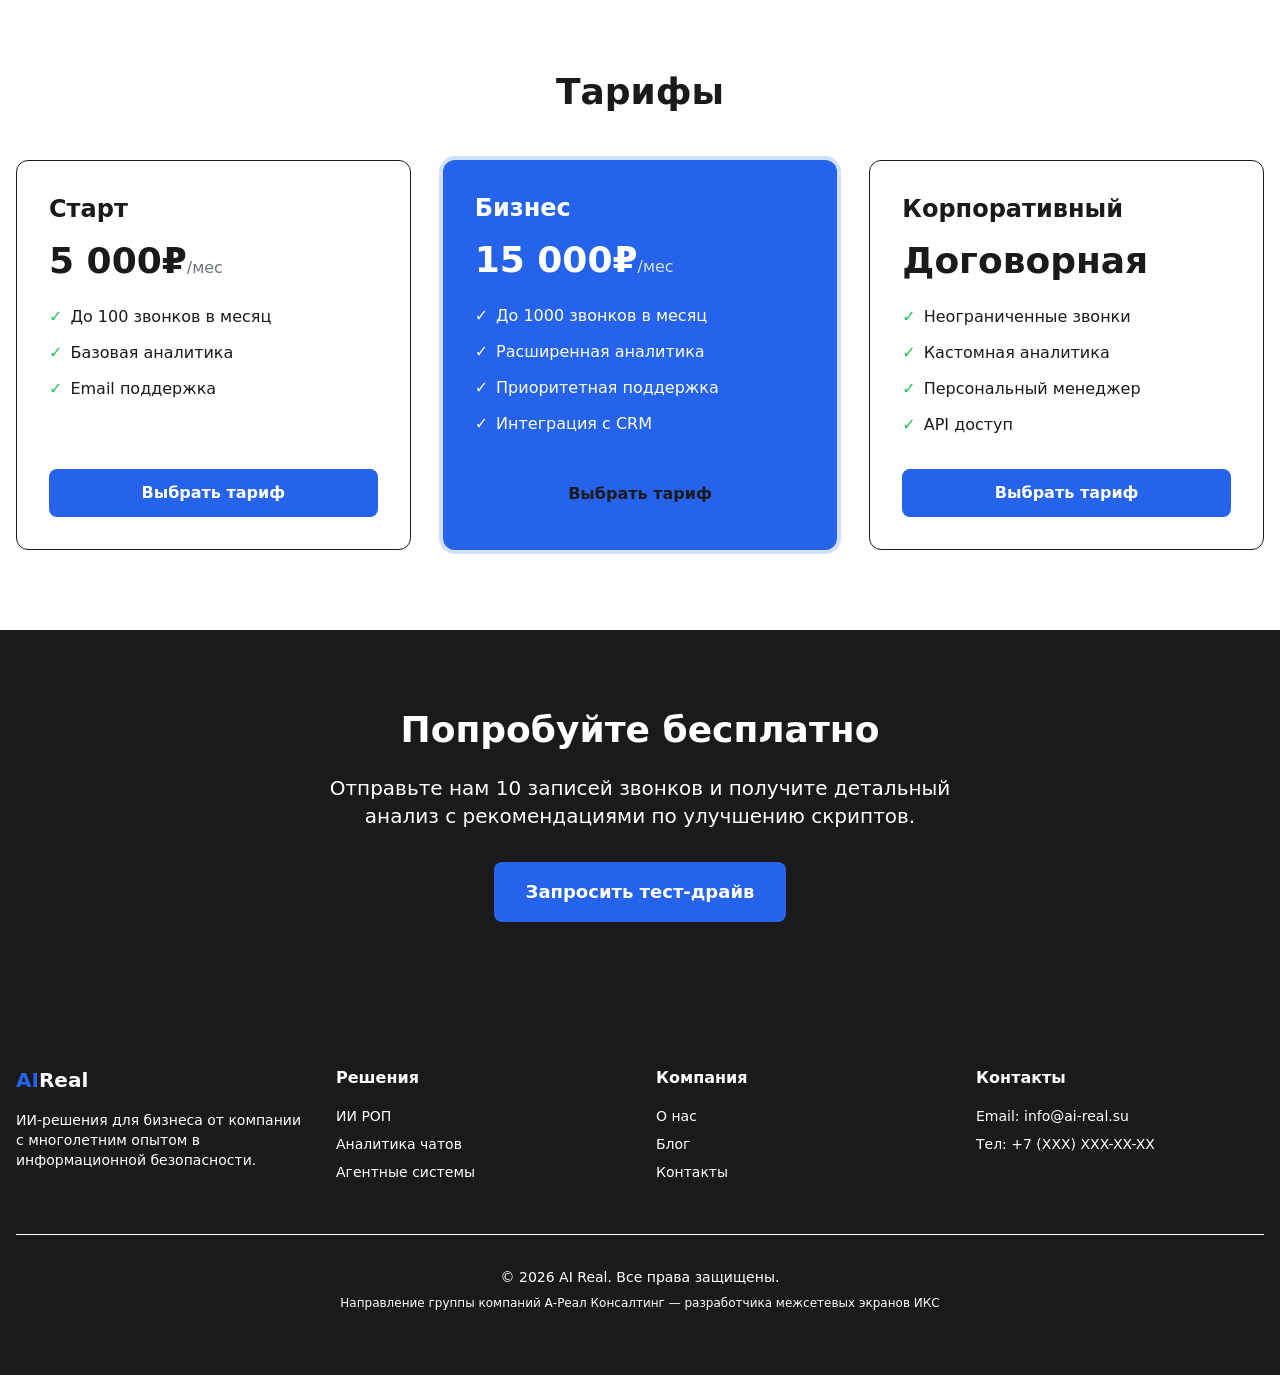
<file: products/ai-rop/index.html>
<!DOCTYPE html><html lang="ru"><head><meta charset="UTF-8"><meta name="viewport" content="width=device-width, initial-scale=1.0"><title>ИИ РОП — Аналитика звонков | AI Real</title><meta name="description" content="Автоматический анализ звонков менеджеров с помощью ИИ. Увеличьте конверсию отдела продаж."><!-- Каноническая ссылка --><link rel="canonical" href="https://ai-real.su/products/ai-rop/"><!-- Open Graph --><meta property="og:title" content="ИИ РОП — Аналитика звонков | AI Real"><meta property="og:description" content="Автоматический анализ звонков менеджеров с помощью ИИ. Увеличьте конверсию отдела продаж."><meta property="og:image" content="https://ai-real.su/logo-mono1.png"><meta property="og:url" content="https://ai-real.su/products/ai-rop/"><meta property="og:type" content="website"><!-- Favicon --><link rel="icon" type="image/png" href="/favicon-96x96.png" sizes="96x96"><link rel="icon" type="image/svg+xml" href="/favicon.svg"><link rel="shortcut icon" href="/favicon.ico"><link rel="apple-touch-icon" sizes="180x180" href="/apple-touch-icon.png"><link rel="manifest" href="/site.webmanifest"><!-- Микроразметка Организации --><script type="application/ld+json">{"@context":"https://schema.org","@type":"Organization","name":"AI Real","url":"https://ai-real.su","logo":"https://ai-real.su/logo-mono1.png","description":"Разработка и внедрение ИИ-решений для бизнеса. Направление группы компаний А-Реал Консалтинг.","parentOrganization":{"@type":"Organization","name":"А-Реал Консалтинг","description":"Разработчик межсетевых экранов ИКС"},"contactPoint":{"@type":"ContactPoint","email":"info@ai-real.su","contactType":"customer service"}}</script><link rel="stylesheet" href="/_astro/BaseLayout.Dg0_N8qH.css"></head><body class="bg-white text-dark font-sans antialiased flex flex-col min-h-screen"><header class="bg-white sticky top-0 z-50"><nav class="container py-6 flex items-center justify-between"><a href="/" class="flex items-center gap-2"><img src="/logo-mono1.png" alt="AI Real" class="h-12 w-auto"></a><ul class="hidden md:flex items-center gap-8"><li><a href="/" class="text-dark hover:text-primary font-medium transition-colors">Главная</a></li><li><a href="/products/" class="text-dark hover:text-primary font-medium transition-colors">Продукты</a></li><li><a href="/services/" class="text-dark hover:text-primary font-medium transition-colors">Услуги</a></li><li><a href="/blog/" class="text-dark hover:text-primary font-medium transition-colors">Блог</a></li><li><a href="/contacts/" class="text-dark hover:text-primary font-medium transition-colors">Контакты</a></li></ul><div class="hidden md:block"><a href="/contacts/" class="bg-primary hover:bg-primary-dark text-white px-6 py-3 rounded-lg font-semibold transition-colors">Связаться</a></div></nav><div class="container py-3"><nav class="text-sm text-gray"><a href="/" class="hover:text-primary transition-colors">Главная</a><span class="mx-2 text-gray-400">/</span><a href="/products" class="hover:text-primary transition-colors">Продукты</a><span class="mx-2 text-gray-400">/</span><span class="text-dark font-medium">Ai-rop</span></nav></div></header><main class="flex-grow w-full"><section class="bg-light-gray py-20"><div class="container"><div class="max-w-3xl"><h1 class="text-4xl md:text-5xl font-bold mb-6">ИИ анализирует <span class="text-primary">каждый звонок</span></h1><p class="text-xl text-gray mb-8">Автоматическая транскрибация, оценка качества и выявление упущенной выручки. Увеличьте конверсию отдела продаж на 30% без найма дополнительных контролеров.</p><a href="#demo" class="inline-block font-semibold rounded-lg transition-all duration-200 text-center bg-primary hover:bg-primary-dark text-white px-8 py-4 text-lg ">Тест-драйв на 10 звонках</a></div></div></section><section class="py-20"><div class="container"><h2 class="text-3xl md:text-4xl font-bold text-center mb-12">Что делает ИИ РОП</h2><div class="grid md:grid-cols-2 gap-8"><div class="flex gap-4 p-4 rounded-lg hover:bg-light-gray transition-colors"><div class="text-4xl flex-shrink-0">🎯</div><div><h3 class="text-xl font-bold mb-2">Автоматическая транскрибация</h3><p class="text-gray">ИИ превращает звонки в текст с точностью 95%+, распознавая речь и контекст.</p></div></div><div class="flex gap-4 p-4 rounded-lg hover:bg-light-gray transition-colors"><div class="text-4xl flex-shrink-0">📈</div><div><h3 class="text-xl font-bold mb-2">Оценка качества</h3><p class="text-gray">Автоматическая оценка каждого разговора по 50+ параметрам скрипта и этики.</p></div></div><div class="flex gap-4 p-4 rounded-lg hover:bg-light-gray transition-colors"><div class="text-4xl flex-shrink-0">💰</div><div><h3 class="text-xl font-bold mb-2">Выявление упущенной выручки</h3><p class="text-gray">Система находит ошибки менеджеров, которые напрямую стоят вам денег.</p></div></div><div class="flex gap-4 p-4 rounded-lg hover:bg-light-gray transition-colors"><div class="text-4xl flex-shrink-0">⚡</div><div><h3 class="text-xl font-bold mb-2">Мгновенные инсайты</h3><p class="text-gray">Получайте дашборды и отчеты сразу после звонка, а не через неделю.</p></div></div></div></div></section><section class="bg-light-gray py-20"><div class="container"><h2 class="text-3xl md:text-4xl font-bold text-center mb-12">Как это работает</h2><div class="grid md:grid-cols-3 gap-8"><div class="text-center p-6 bg-white rounded-xl shadow-sm"><div class="w-16 h-16 bg-primary text-white rounded-full flex items-center justify-center text-2xl font-bold mx-auto mb-4">1</div><h3 class="text-xl font-bold mb-2">Подключение</h3><p class="text-gray">Интегрируем систему с вашей телефонией или вы загружаете записи звонков.</p></div><div class="text-center p-6 bg-white rounded-xl shadow-sm"><div class="w-16 h-16 bg-primary text-white rounded-full flex items-center justify-center text-2xl font-bold mx-auto mb-4">2</div><h3 class="text-xl font-bold mb-2">Анализ ИИ</h3><p class="text-gray">Нейросеть транскрибирует и анализирует каждый разговор по заданным метрикам.</p></div><div class="text-center p-6 bg-white rounded-xl shadow-sm"><div class="w-16 h-16 bg-primary text-white rounded-full flex items-center justify-center text-2xl font-bold mx-auto mb-4">3</div><h3 class="text-xl font-bold mb-2">Отчеты и рост</h3><p class="text-gray">Получайте понятные дашборды с метриками и конкретными рекомендациями для РОПа.</p></div></div></div></section><section class="py-20"><div class="container"><h2 class="text-3xl md:text-4xl font-bold text-center mb-12">Тарифы</h2><div class="grid md:grid-cols-3 gap-8"><div class="rounded-xl p-8 flex flex-col bg-white border border-gray-200"><h3 class="text-2xl font-bold mb-4">Старт</h3><div class="mb-6"><span class="text-4xl font-bold">5 000₽</span><span class="text-gray">/мес</span></div><ul class="space-y-3 mb-8 flex-grow"><li class="flex items-start gap-2"><span class="text-green-500 font-bold">✓</span><span>До 100 звонков в месяц</span></li><li class="flex items-start gap-2"><span class="text-green-500 font-bold">✓</span><span>Базовая аналитика</span></li><li class="flex items-start gap-2"><span class="text-green-500 font-bold">✓</span><span>Email поддержка</span></li></ul><a href="#demo" class="inline-block font-semibold rounded-lg transition-all duration-200 text-center bg-primary hover:bg-primary-dark text-white px-6 py-3 text-base w-full">Выбрать тариф</a></div><div class="rounded-xl p-8 flex flex-col bg-primary text-white ring-4 ring-primary/20"><h3 class="text-2xl font-bold mb-4">Бизнес</h3><div class="mb-6"><span class="text-4xl font-bold">15 000₽</span><span class="text-white/80">/мес</span></div><ul class="space-y-3 mb-8 flex-grow"><li class="flex items-start gap-2"><span class="text-white">✓</span><span>До 1000 звонков в месяц</span></li><li class="flex items-start gap-2"><span class="text-white">✓</span><span>Расширенная аналитика</span></li><li class="flex items-start gap-2"><span class="text-white">✓</span><span>Приоритетная поддержка</span></li><li class="flex items-start gap-2"><span class="text-white">✓</span><span>Интеграция с CRM</span></li></ul><a href="#demo" class="inline-block font-semibold rounded-lg transition-all duration-200 text-center bg-gray-100 hover:bg-gray-200 text-dark px-6 py-3 text-base w-full">Выбрать тариф</a></div><div class="rounded-xl p-8 flex flex-col bg-white border border-gray-200"><h3 class="text-2xl font-bold mb-4">Корпоративный</h3><div class="mb-6"><span class="text-4xl font-bold">Договорная</span><span class="text-gray"></span></div><ul class="space-y-3 mb-8 flex-grow"><li class="flex items-start gap-2"><span class="text-green-500 font-bold">✓</span><span>Неограниченные звонки</span></li><li class="flex items-start gap-2"><span class="text-green-500 font-bold">✓</span><span>Кастомная аналитика</span></li><li class="flex items-start gap-2"><span class="text-green-500 font-bold">✓</span><span>Персональный менеджер</span></li><li class="flex items-start gap-2"><span class="text-green-500 font-bold">✓</span><span>API доступ</span></li></ul><a href="#demo" class="inline-block font-semibold rounded-lg transition-all duration-200 text-center bg-primary hover:bg-primary-dark text-white px-6 py-3 text-base w-full">Выбрать тариф</a></div></div></div></section><section id="demo" class="bg-dark text-white py-20"><div class="container text-center max-w-2xl"><h2 class="text-3xl md:text-4xl font-bold mb-6">Попробуйте бесплатно</h2><p class="text-xl mb-8 text-gray-300">Отправьте нам 10 записей звонков и получите детальный анализ с рекомендациями по улучшению скриптов.</p><a href="/contacts/" class="inline-block font-semibold rounded-lg transition-all duration-200 text-center bg-primary hover:bg-primary-dark text-white px-8 py-4 text-lg ">Запросить тест-драйв</a></div></section></main><footer class="bg-dark text-white py-16"><div class="container"><div class="grid md:grid-cols-4 gap-8 mb-12"><div><h3 class="text-xl font-bold mb-4"><span class="text-primary">AI</span>Real</h3><p class="text-gray-300 mb-4 text-sm">ИИ-решения для бизнеса от компании с многолетним опытом в информационной безопасности.</p></div><div><h4 class="font-bold mb-4 text-white">Решения</h4><ul class="space-y-2 text-sm"><li><a href="/products/ai-rop/" class="text-gray-300 hover:text-white">ИИ РОП</a></li><li><a href="/products/chat-analytics/" class="text-gray-300 hover:text-white">Аналитика чатов</a></li><li><a href="/services/custom-dev/" class="text-gray-300 hover:text-white">Агентные системы</a></li></ul></div><div><h4 class="font-bold mb-4 text-white">Компания</h4><ul class="space-y-2 text-sm"><li><a href="/about/" class="text-gray-300 hover:text-white">О нас</a></li><li><a href="/blog/" class="text-gray-300 hover:text-white">Блог</a></li><li><a href="/contacts/" class="text-gray-300 hover:text-white">Контакты</a></li></ul></div><div><h4 class="font-bold mb-4 text-white">Контакты</h4><ul class="space-y-2 text-sm text-gray-300"><li>Email: info@ai-real.su</li><li>Тел: +7 (XXX) XXX-XX-XX</li></ul></div></div><div class="border-t border-gray-700 pt-8 text-center text-gray-400 text-sm"><p>&copy; 2026 AI Real. Все права защищены.</p><p class="mt-2 text-xs text-gray-500">Направление группы компаний А-Реал Консалтинг — разработчика межсетевых экранов ИКС</p></div></div></footer></body></html>
</file>
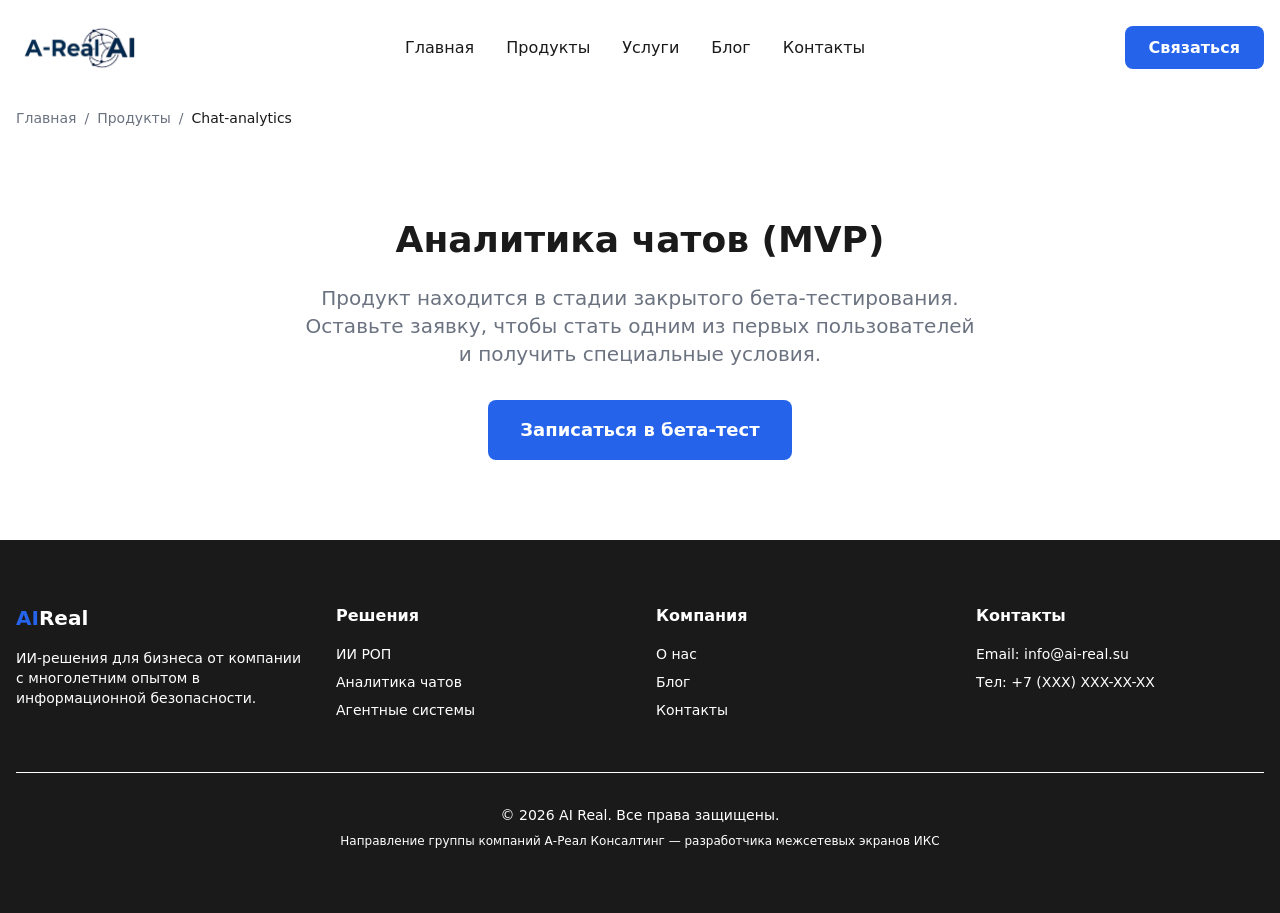
<file: products/chat-analytics/index.html>
<!DOCTYPE html><html lang="ru"><head><meta charset="UTF-8"><meta name="viewport" content="width=device-width, initial-scale=1.0"><title>Аналитика чатов | AI Real</title><meta name="description" content="ИИ-решения для бизнеса от компании с многолетним опытом в информационной безопасности."><!-- Каноническая ссылка --><link rel="canonical" href="https://ai-real.su/products/chat-analytics/"><!-- Open Graph --><meta property="og:title" content="Аналитика чатов | AI Real"><meta property="og:description" content="ИИ-решения для бизнеса от компании с многолетним опытом в информационной безопасности."><meta property="og:image" content="https://ai-real.su/logo-mono1.png"><meta property="og:url" content="https://ai-real.su/products/chat-analytics/"><meta property="og:type" content="website"><!-- Favicon --><link rel="icon" type="image/png" href="/favicon-96x96.png" sizes="96x96"><link rel="icon" type="image/svg+xml" href="/favicon.svg"><link rel="shortcut icon" href="/favicon.ico"><link rel="apple-touch-icon" sizes="180x180" href="/apple-touch-icon.png"><link rel="manifest" href="/site.webmanifest"><!-- Микроразметка Организации --><script type="application/ld+json">{"@context":"https://schema.org","@type":"Organization","name":"AI Real","url":"https://ai-real.su","logo":"https://ai-real.su/logo-mono1.png","description":"Разработка и внедрение ИИ-решений для бизнеса. Направление группы компаний А-Реал Консалтинг.","parentOrganization":{"@type":"Organization","name":"А-Реал Консалтинг","description":"Разработчик межсетевых экранов ИКС"},"contactPoint":{"@type":"ContactPoint","email":"info@ai-real.su","contactType":"customer service"}}</script><link rel="stylesheet" href="/_astro/BaseLayout.Dg0_N8qH.css"></head><body class="bg-white text-dark font-sans antialiased flex flex-col min-h-screen"><header class="bg-white sticky top-0 z-50"><nav class="container py-6 flex items-center justify-between"><a href="/" class="flex items-center gap-2"><img src="/logo-mono1.png" alt="AI Real" class="h-12 w-auto"></a><ul class="hidden md:flex items-center gap-8"><li><a href="/" class="text-dark hover:text-primary font-medium transition-colors">Главная</a></li><li><a href="/products/" class="text-dark hover:text-primary font-medium transition-colors">Продукты</a></li><li><a href="/services/" class="text-dark hover:text-primary font-medium transition-colors">Услуги</a></li><li><a href="/blog/" class="text-dark hover:text-primary font-medium transition-colors">Блог</a></li><li><a href="/contacts/" class="text-dark hover:text-primary font-medium transition-colors">Контакты</a></li></ul><div class="hidden md:block"><a href="/contacts/" class="bg-primary hover:bg-primary-dark text-white px-6 py-3 rounded-lg font-semibold transition-colors">Связаться</a></div></nav><div class="container py-3"><nav class="text-sm text-gray"><a href="/" class="hover:text-primary transition-colors">Главная</a><span class="mx-2 text-gray-400">/</span><a href="/products" class="hover:text-primary transition-colors">Продукты</a><span class="mx-2 text-gray-400">/</span><span class="text-dark font-medium">Chat-analytics</span></nav></div></header><main class="flex-grow w-full"><section class="py-20 container text-center"><h1 class="text-4xl font-bold mb-6">Аналитика чатов (MVP)</h1><p class="text-xl text-gray mb-8 max-w-2xl mx-auto">Продукт находится в стадии закрытого бета-тестирования. Оставьте заявку, чтобы стать одним из первых пользователей и получить специальные условия.</p><a href="/contacts/" class="inline-block font-semibold rounded-lg transition-all duration-200 text-center bg-primary hover:bg-primary-dark text-white px-8 py-4 text-lg ">Записаться в бета-тест</a></section></main><footer class="bg-dark text-white py-16"><div class="container"><div class="grid md:grid-cols-4 gap-8 mb-12"><div><h3 class="text-xl font-bold mb-4"><span class="text-primary">AI</span>Real</h3><p class="text-gray-300 mb-4 text-sm">ИИ-решения для бизнеса от компании с многолетним опытом в информационной безопасности.</p></div><div><h4 class="font-bold mb-4 text-white">Решения</h4><ul class="space-y-2 text-sm"><li><a href="/products/ai-rop/" class="text-gray-300 hover:text-white">ИИ РОП</a></li><li><a href="/products/chat-analytics/" class="text-gray-300 hover:text-white">Аналитика чатов</a></li><li><a href="/services/custom-dev/" class="text-gray-300 hover:text-white">Агентные системы</a></li></ul></div><div><h4 class="font-bold mb-4 text-white">Компания</h4><ul class="space-y-2 text-sm"><li><a href="/about/" class="text-gray-300 hover:text-white">О нас</a></li><li><a href="/blog/" class="text-gray-300 hover:text-white">Блог</a></li><li><a href="/contacts/" class="text-gray-300 hover:text-white">Контакты</a></li></ul></div><div><h4 class="font-bold mb-4 text-white">Контакты</h4><ul class="space-y-2 text-sm text-gray-300"><li>Email: info@ai-real.su</li><li>Тел: +7 (XXX) XXX-XX-XX</li></ul></div></div><div class="border-t border-gray-700 pt-8 text-center text-gray-400 text-sm"><p>&copy; 2026 AI Real. Все права защищены.</p><p class="mt-2 text-xs text-gray-500">Направление группы компаний А-Реал Консалтинг — разработчика межсетевых экранов ИКС</p></div></div></footer></body></html>
</file>
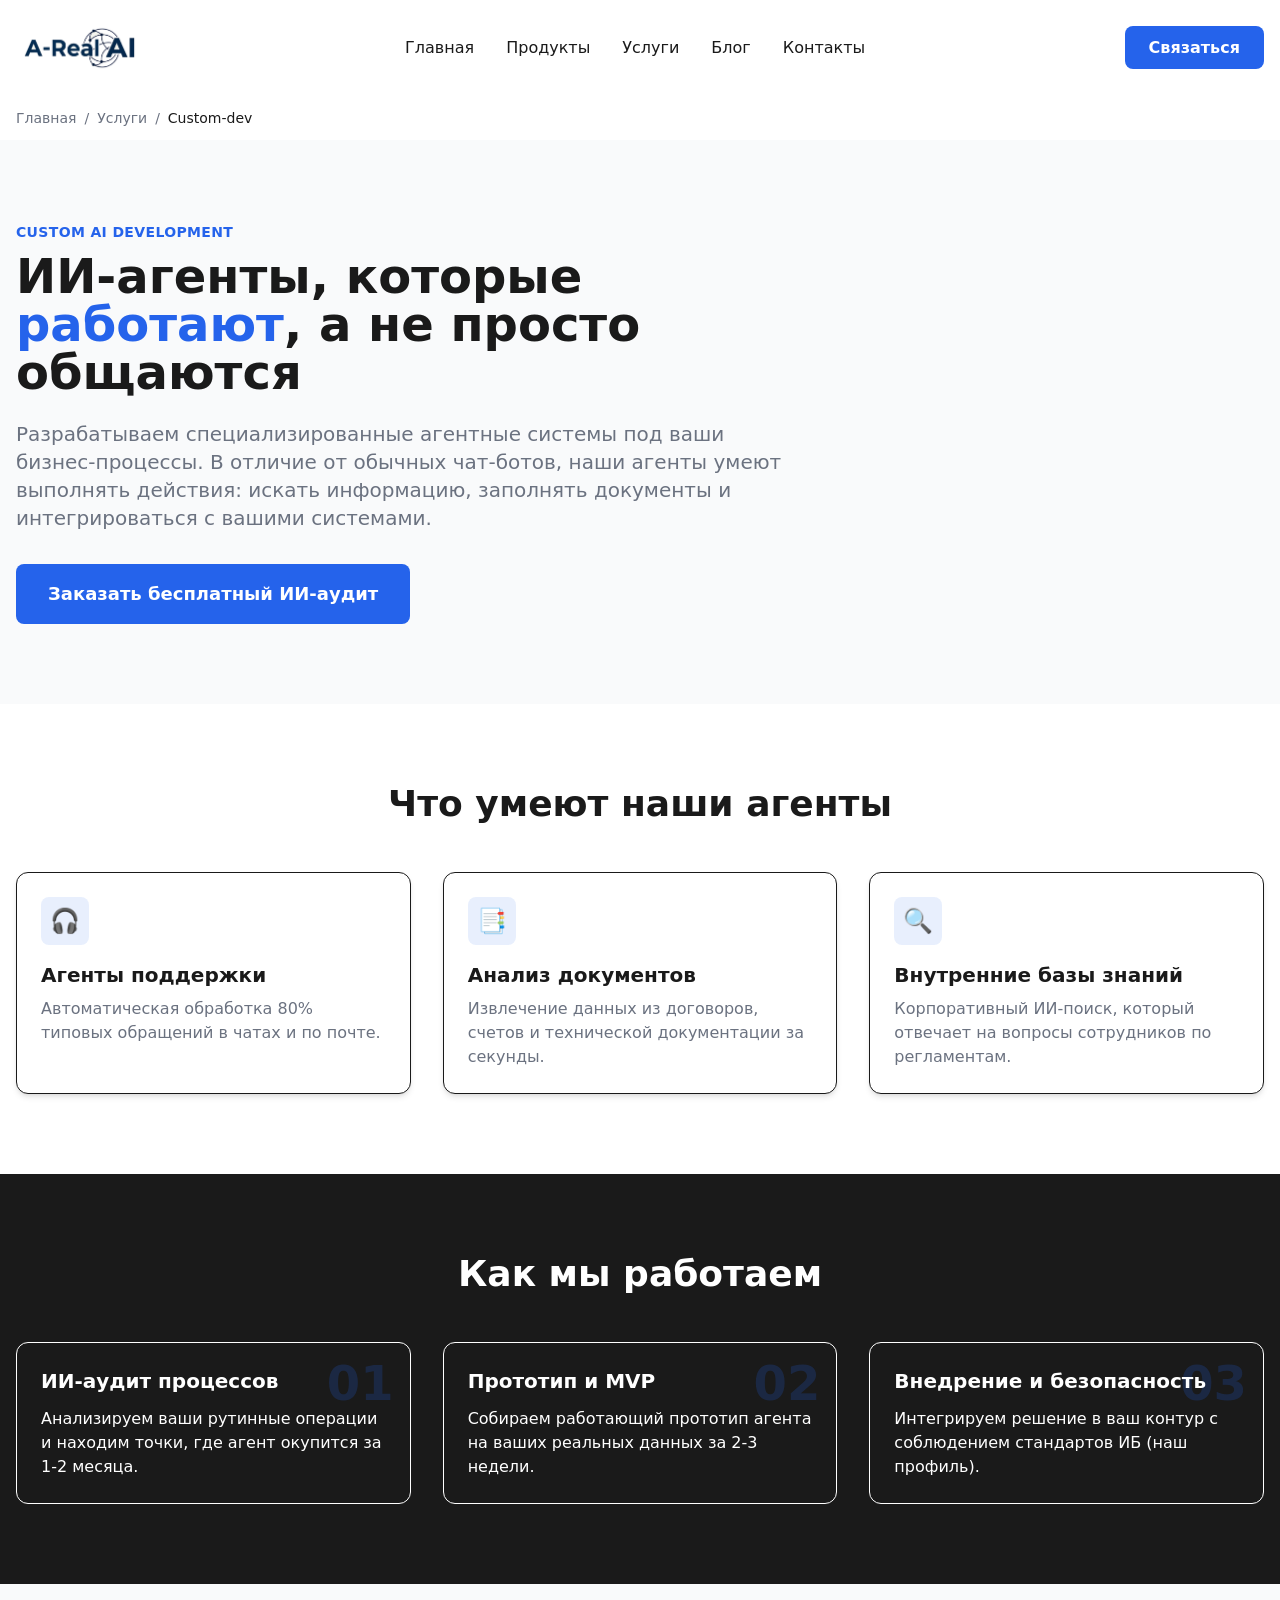
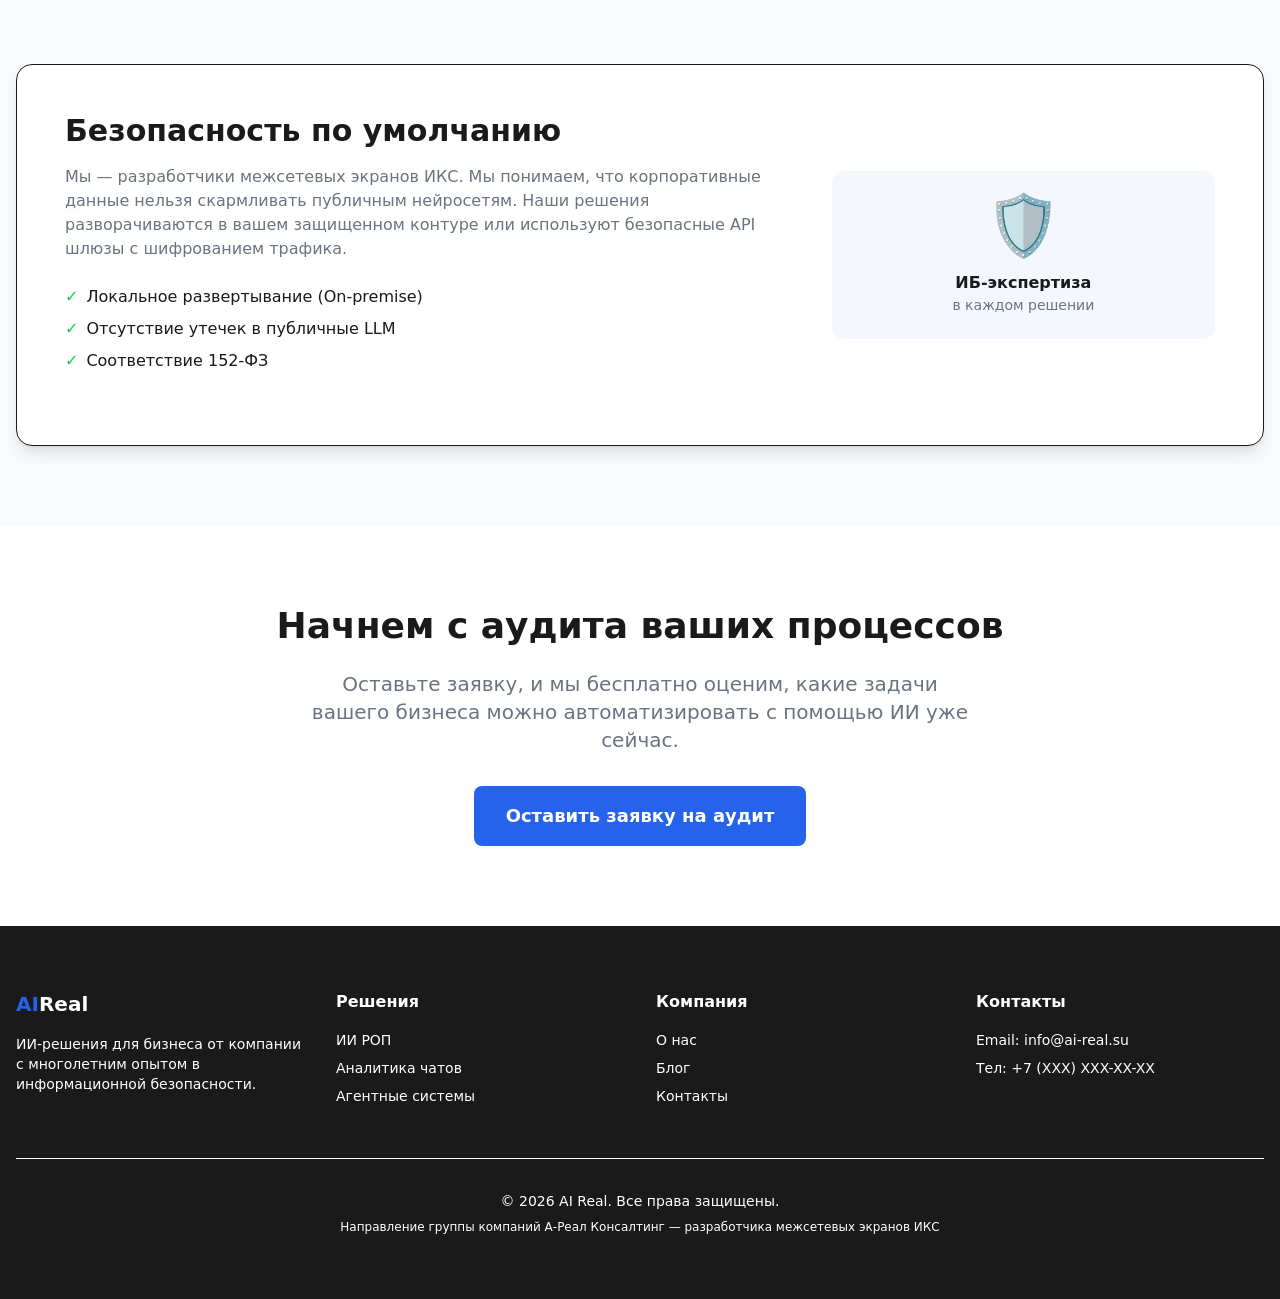
<file: services/custom-dev/index.html>
<!DOCTYPE html><html lang="ru"><head><meta charset="UTF-8"><meta name="viewport" content="width=device-width, initial-scale=1.0"><title>Заказная разработка ИИ-агентов | AI Real</title><meta name="description" content="Разработка безопасных агентных систем для автоматизации бизнес-процессов под ключ."><!-- Каноническая ссылка --><link rel="canonical" href="https://ai-real.su/services/custom-dev/"><!-- Open Graph --><meta property="og:title" content="Заказная разработка ИИ-агентов | AI Real"><meta property="og:description" content="Разработка безопасных агентных систем для автоматизации бизнес-процессов под ключ."><meta property="og:image" content="https://ai-real.su/logo-mono1.png"><meta property="og:url" content="https://ai-real.su/services/custom-dev/"><meta property="og:type" content="website"><!-- Favicon --><link rel="icon" type="image/png" href="/favicon-96x96.png" sizes="96x96"><link rel="icon" type="image/svg+xml" href="/favicon.svg"><link rel="shortcut icon" href="/favicon.ico"><link rel="apple-touch-icon" sizes="180x180" href="/apple-touch-icon.png"><link rel="manifest" href="/site.webmanifest"><!-- Микроразметка Организации --><script type="application/ld+json">{"@context":"https://schema.org","@type":"Organization","name":"AI Real","url":"https://ai-real.su","logo":"https://ai-real.su/logo-mono1.png","description":"Разработка и внедрение ИИ-решений для бизнеса. Направление группы компаний А-Реал Консалтинг.","parentOrganization":{"@type":"Organization","name":"А-Реал Консалтинг","description":"Разработчик межсетевых экранов ИКС"},"contactPoint":{"@type":"ContactPoint","email":"info@ai-real.su","contactType":"customer service"}}</script><link rel="stylesheet" href="/_astro/BaseLayout.Dg0_N8qH.css"></head><body class="bg-white text-dark font-sans antialiased flex flex-col min-h-screen"><header class="bg-white sticky top-0 z-50"><nav class="container py-6 flex items-center justify-between"><a href="/" class="flex items-center gap-2"><img src="/logo-mono1.png" alt="AI Real" class="h-12 w-auto"></a><ul class="hidden md:flex items-center gap-8"><li><a href="/" class="text-dark hover:text-primary font-medium transition-colors">Главная</a></li><li><a href="/products/" class="text-dark hover:text-primary font-medium transition-colors">Продукты</a></li><li><a href="/services/" class="text-dark hover:text-primary font-medium transition-colors">Услуги</a></li><li><a href="/blog/" class="text-dark hover:text-primary font-medium transition-colors">Блог</a></li><li><a href="/contacts/" class="text-dark hover:text-primary font-medium transition-colors">Контакты</a></li></ul><div class="hidden md:block"><a href="/contacts/" class="bg-primary hover:bg-primary-dark text-white px-6 py-3 rounded-lg font-semibold transition-colors">Связаться</a></div></nav><div class="container py-3"><nav class="text-sm text-gray"><a href="/" class="hover:text-primary transition-colors">Главная</a><span class="mx-2 text-gray-400">/</span><a href="/services" class="hover:text-primary transition-colors">Услуги</a><span class="mx-2 text-gray-400">/</span><span class="text-dark font-medium">Custom-dev</span></nav></div></header><main class="flex-grow w-full"><section class="bg-light-gray py-20"><div class="container"><div class="max-w-3xl"><span class="text-primary font-semibold tracking-wide uppercase text-sm">Custom AI Development</span><h1 class="text-4xl md:text-5xl font-bold mb-6 mt-2">ИИ-агенты, которые <span class="text-primary">работают</span>, а не просто общаются</h1><p class="text-xl text-gray mb-8">Разрабатываем специализированные агентные системы под ваши бизнес-процессы. В отличие от обычных чат-ботов, наши агенты умеют выполнять действия: искать информацию, заполнять документы и интегрироваться с вашими системами.</p><a href="#contact" class="inline-block font-semibold rounded-lg transition-all duration-200 text-center bg-primary hover:bg-primary-dark text-white px-8 py-4 text-lg ">Заказать бесплатный ИИ-аудит</a></div></div></section><section class="py-20"><div class="container"><h2 class="text-3xl md:text-4xl font-bold text-center mb-12">Что умеют наши агенты</h2><div class="grid md:grid-cols-3 gap-8"><div class="bg-white rounded-xl shadow-md p-6 border border-gray-100"><div class="w-12 h-12 bg-primary/10 rounded-lg flex items-center justify-center mb-4 text-2xl">🎧</div><h3 class="text-xl font-bold mb-2">Агенты поддержки</h3><p class="text-gray">Автоматическая обработка 80% типовых обращений в чатах и по почте.</p></div><div class="bg-white rounded-xl shadow-md p-6 border border-gray-100"><div class="w-12 h-12 bg-primary/10 rounded-lg flex items-center justify-center mb-4 text-2xl">📑</div><h3 class="text-xl font-bold mb-2">Анализ документов</h3><p class="text-gray">Извлечение данных из договоров, счетов и технической документации за секунды.</p></div><div class="bg-white rounded-xl shadow-md p-6 border border-gray-100"><div class="w-12 h-12 bg-primary/10 rounded-lg flex items-center justify-center mb-4 text-2xl">🔍</div><h3 class="text-xl font-bold mb-2">Внутренние базы знаний</h3><p class="text-gray">Корпоративный ИИ-поиск, который отвечает на вопросы сотрудников по регламентам.</p></div></div></div></section><section class="bg-dark text-white py-20"><div class="container"><h2 class="text-3xl md:text-4xl font-bold text-center mb-12">Как мы работаем</h2><div class="grid md:grid-cols-3 gap-8"><div class="relative p-6 border border-gray-700 rounded-xl hover:border-primary transition-colors"><div class="text-5xl font-bold text-primary/20 absolute top-4 right-4">01</div><h3 class="text-xl font-bold mb-3 relative z-10">ИИ-аудит процессов</h3><p class="text-gray-300 relative z-10">Анализируем ваши рутинные операции и находим точки, где агент окупится за 1-2 месяца.</p></div><div class="relative p-6 border border-gray-700 rounded-xl hover:border-primary transition-colors"><div class="text-5xl font-bold text-primary/20 absolute top-4 right-4">02</div><h3 class="text-xl font-bold mb-3 relative z-10">Прототип и MVP</h3><p class="text-gray-300 relative z-10">Собираем работающий прототип агента на ваших реальных данных за 2-3 недели.</p></div><div class="relative p-6 border border-gray-700 rounded-xl hover:border-primary transition-colors"><div class="text-5xl font-bold text-primary/20 absolute top-4 right-4">03</div><h3 class="text-xl font-bold mb-3 relative z-10">Внедрение и безопасность</h3><p class="text-gray-300 relative z-10">Интегрируем решение в ваш контур с соблюдением стандартов ИБ (наш профиль).</p></div></div></div></section><section class="py-20 bg-light-gray"><div class="container"><div class="bg-white rounded-2xl p-8 md:p-12 shadow-lg border border-gray-100 flex flex-col md:flex-row gap-8 items-center"><div class="flex-1"><h2 class="text-3xl font-bold mb-4">Безопасность по умолчанию</h2><p class="text-gray mb-6">Мы — разработчики межсетевых экранов ИКС. Мы понимаем, что корпоративные данные нельзя скармливать публичным нейросетям. Наши решения разворачиваются в вашем защищенном контуре или используют безопасные API шлюзы с шифрованием трафика.</p><ul class="space-y-2 mb-6"><li class="flex items-center gap-2"><span class="text-green-500">✓</span> Локальное развертывание (On-premise)</li><li class="flex items-center gap-2"><span class="text-green-500">✓</span> Отсутствие утечек в публичные LLM</li><li class="flex items-center gap-2"><span class="text-green-500">✓</span> Соответствие 152-ФЗ</li></ul></div><div class="w-full md:w-1/3 bg-primary/5 rounded-xl p-6 text-center"><div class="text-6xl mb-4">🛡️</div><p class="font-bold text-dark">ИБ-экспертиза</p><p class="text-sm text-gray">в каждом решении</p></div></div></div></section><section id="contact" class="py-20 container text-center"><h2 class="text-3xl md:text-4xl font-bold mb-6">Начнем с аудита ваших процессов</h2><p class="text-xl text-gray mb-8 max-w-2xl mx-auto">Оставьте заявку, и мы бесплатно оценим, какие задачи вашего бизнеса можно автоматизировать с помощью ИИ уже сейчас.</p><a href="/contacts/" class="inline-block font-semibold rounded-lg transition-all duration-200 text-center bg-primary hover:bg-primary-dark text-white px-8 py-4 text-lg ">Оставить заявку на аудит</a></section></main><footer class="bg-dark text-white py-16"><div class="container"><div class="grid md:grid-cols-4 gap-8 mb-12"><div><h3 class="text-xl font-bold mb-4"><span class="text-primary">AI</span>Real</h3><p class="text-gray-300 mb-4 text-sm">ИИ-решения для бизнеса от компании с многолетним опытом в информационной безопасности.</p></div><div><h4 class="font-bold mb-4 text-white">Решения</h4><ul class="space-y-2 text-sm"><li><a href="/products/ai-rop/" class="text-gray-300 hover:text-white">ИИ РОП</a></li><li><a href="/products/chat-analytics/" class="text-gray-300 hover:text-white">Аналитика чатов</a></li><li><a href="/services/custom-dev/" class="text-gray-300 hover:text-white">Агентные системы</a></li></ul></div><div><h4 class="font-bold mb-4 text-white">Компания</h4><ul class="space-y-2 text-sm"><li><a href="/about/" class="text-gray-300 hover:text-white">О нас</a></li><li><a href="/blog/" class="text-gray-300 hover:text-white">Блог</a></li><li><a href="/contacts/" class="text-gray-300 hover:text-white">Контакты</a></li></ul></div><div><h4 class="font-bold mb-4 text-white">Контакты</h4><ul class="space-y-2 text-sm text-gray-300"><li>Email: info@ai-real.su</li><li>Тел: +7 (XXX) XXX-XX-XX</li></ul></div></div><div class="border-t border-gray-700 pt-8 text-center text-gray-400 text-sm"><p>&copy; 2026 AI Real. Все права защищены.</p><p class="mt-2 text-xs text-gray-500">Направление группы компаний А-Реал Консалтинг — разработчика межсетевых экранов ИКС</p></div></div></footer></body></html>
</file>
<file: _astro/BaseLayout.Dg0_N8qH.css>
*,:before,:after,::backdrop{--tw-border-spacing-x:0;--tw-border-spacing-y:0;--tw-translate-x:0;--tw-translate-y:0;--tw-rotate:0;--tw-skew-x:0;--tw-skew-y:0;--tw-scale-x:1;--tw-scale-y:1;--tw-pan-x: ;--tw-pan-y: ;--tw-pinch-zoom: ;--tw-scroll-snap-strictness:proximity;--tw-gradient-from-position: ;--tw-gradient-via-position: ;--tw-gradient-to-position: ;--tw-ordinal: ;--tw-slashed-zero: ;--tw-numeric-figure: ;--tw-numeric-spacing: ;--tw-numeric-fraction: ;--tw-ring-inset: ;--tw-ring-offset-width:0px;--tw-ring-offset-color:#fff;--tw-ring-color:#3b82f680;--tw-ring-offset-shadow:0 0 #0000;--tw-ring-shadow:0 0 #0000;--tw-shadow:0 0 #0000;--tw-shadow-colored:0 0 #0000;--tw-blur: ;--tw-brightness: ;--tw-contrast: ;--tw-grayscale: ;--tw-hue-rotate: ;--tw-invert: ;--tw-saturate: ;--tw-sepia: ;--tw-drop-shadow: ;--tw-backdrop-blur: ;--tw-backdrop-brightness: ;--tw-backdrop-contrast: ;--tw-backdrop-grayscale: ;--tw-backdrop-hue-rotate: ;--tw-backdrop-invert: ;--tw-backdrop-opacity: ;--tw-backdrop-saturate: ;--tw-backdrop-sepia: ;--tw-contain-size: ;--tw-contain-layout: ;--tw-contain-paint: ;--tw-contain-style: }*,:before,:after{box-sizing:border-box;border:0 solid}:before,:after{--tw-content:""}html,:host{-webkit-text-size-adjust:100%;tab-size:4;font-feature-settings:normal;font-variation-settings:normal;-webkit-tap-highlight-color:transparent;font-family:Inter,system-ui,-apple-system,sans-serif;line-height:1.5}body{line-height:inherit;margin:0}hr{height:0;color:inherit;border-top-width:1px}abbr:where([title]){text-decoration:underline dotted}h1,h2,h3,h4,h5,h6{font-size:inherit;font-weight:inherit}a{color:inherit;text-decoration:inherit}b,strong{font-weight:bolder}code,kbd,samp,pre{font-feature-settings:normal;font-variation-settings:normal;font-family:ui-monospace,SFMono-Regular,Menlo,Monaco,Consolas,Liberation Mono,Courier New,monospace;font-size:1em}small{font-size:80%}sub,sup{vertical-align:baseline;font-size:75%;line-height:0;position:relative}sub{bottom:-.25em}sup{top:-.5em}table{text-indent:0;border-color:inherit;border-collapse:collapse}button,input,optgroup,select,textarea{font-feature-settings:inherit;font-variation-settings:inherit;font-family:inherit;font-size:100%;font-weight:inherit;line-height:inherit;letter-spacing:inherit;color:inherit;margin:0;padding:0}button,select{text-transform:none}button,input:where([type=button]),input:where([type=reset]),input:where([type=submit]){-webkit-appearance:button;background-color:#0000;background-image:none}:-moz-focusring{outline:auto}:-moz-ui-invalid{box-shadow:none}progress{vertical-align:baseline}::-webkit-inner-spin-button{height:auto}::-webkit-outer-spin-button{height:auto}[type=search]{-webkit-appearance:textfield;outline-offset:-2px}::-webkit-search-decoration{-webkit-appearance:none}::-webkit-file-upload-button{-webkit-appearance:button;font:inherit}summary{display:list-item}blockquote,dl,dd,h1,h2,h3,h4,h5,h6,hr,figure,p,pre{margin:0}fieldset{margin:0;padding:0}legend{padding:0}ol,ul,menu{margin:0;padding:0;list-style:none}dialog{padding:0}textarea{resize:vertical}input::-moz-placeholder{opacity:1;color:#9ca3af}textarea::-moz-placeholder{opacity:1;color:#9ca3af}input::placeholder,textarea::placeholder{opacity:1;color:#9ca3af}button,[role=button]{cursor:pointer}:disabled{cursor:default}img,svg,video,canvas,audio,iframe,embed,object{vertical-align:middle;display:block}img,video{max-width:100%;height:auto}[hidden]:where(:not([hidden=until-found])){display:none}.container{width:100%;margin-left:auto;margin-right:auto;padding-left:1rem;padding-right:1rem}@media (width>=640px){.container{max-width:640px}}@media (width>=768px){.container{max-width:768px}}@media (width>=1024px){.container{max-width:1024px}}@media (width>=1280px){.container{max-width:1280px}}.prose{color:var(--tw-prose-body);max-width:65ch}.prose :where(p):not(:where([class~=not-prose],[class~=not-prose] *)){margin-top:1.25em;margin-bottom:1.25em}.prose :where([class~=lead]):not(:where([class~=not-prose],[class~=not-prose] *)){color:var(--tw-prose-lead);margin-top:1.2em;margin-bottom:1.2em;font-size:1.25em;line-height:1.6}.prose :where(a):not(:where([class~=not-prose],[class~=not-prose] *)){color:var(--tw-prose-links);font-weight:500;text-decoration:underline}.prose :where(strong):not(:where([class~=not-prose],[class~=not-prose] *)){color:var(--tw-prose-bold);font-weight:600}.prose :where(a strong):not(:where([class~=not-prose],[class~=not-prose] *)),.prose :where(blockquote strong):not(:where([class~=not-prose],[class~=not-prose] *)),.prose :where(thead th strong):not(:where([class~=not-prose],[class~=not-prose] *)){color:inherit}.prose :where(ol):not(:where([class~=not-prose],[class~=not-prose] *)){margin-top:1.25em;margin-bottom:1.25em;padding-inline-start:1.625em;list-style-type:decimal}.prose :where(ol[type=A]):not(:where([class~=not-prose],[class~=not-prose] *)){list-style-type:upper-alpha}.prose :where(ol[type=a]):not(:where([class~=not-prose],[class~=not-prose] *)){list-style-type:lower-alpha}.prose :where(ol[type=A s]):not(:where([class~=not-prose],[class~=not-prose] *)){list-style-type:upper-alpha}.prose :where(ol[type=a s]):not(:where([class~=not-prose],[class~=not-prose] *)){list-style-type:lower-alpha}.prose :where(ol[type=I]):not(:where([class~=not-prose],[class~=not-prose] *)){list-style-type:upper-roman}.prose :where(ol[type=i]):not(:where([class~=not-prose],[class~=not-prose] *)){list-style-type:lower-roman}.prose :where(ol[type=I s]):not(:where([class~=not-prose],[class~=not-prose] *)){list-style-type:upper-roman}.prose :where(ol[type=i s]):not(:where([class~=not-prose],[class~=not-prose] *)){list-style-type:lower-roman}.prose :where(ol[type="1"]):not(:where([class~=not-prose],[class~=not-prose] *)){list-style-type:decimal}.prose :where(ul):not(:where([class~=not-prose],[class~=not-prose] *)){margin-top:1.25em;margin-bottom:1.25em;padding-inline-start:1.625em;list-style-type:disc}.prose :where(ol>li):not(:where([class~=not-prose],[class~=not-prose] *))::marker{color:var(--tw-prose-counters);font-weight:400}.prose :where(ul>li):not(:where([class~=not-prose],[class~=not-prose] *))::marker{color:var(--tw-prose-bullets)}.prose :where(dt):not(:where([class~=not-prose],[class~=not-prose] *)){color:var(--tw-prose-headings);margin-top:1.25em;font-weight:600}.prose :where(hr):not(:where([class~=not-prose],[class~=not-prose] *)){border-color:var(--tw-prose-hr);border-top-width:1px;margin-top:3em;margin-bottom:3em}.prose :where(blockquote):not(:where([class~=not-prose],[class~=not-prose] *)){color:var(--tw-prose-quotes);border-inline-start-width:.25rem;border-inline-start-color:var(--tw-prose-quote-borders);quotes:"“""”""‘""’";margin-top:1.6em;margin-bottom:1.6em;padding-inline-start:1em;font-style:italic;font-weight:500}.prose :where(blockquote p:first-of-type):not(:where([class~=not-prose],[class~=not-prose] *)):before{content:open-quote}.prose :where(blockquote p:last-of-type):not(:where([class~=not-prose],[class~=not-prose] *)):after{content:close-quote}.prose :where(h1):not(:where([class~=not-prose],[class~=not-prose] *)){color:var(--tw-prose-headings);margin-top:0;margin-bottom:.888889em;font-size:2.25em;font-weight:800;line-height:1.11111}.prose :where(h1 strong):not(:where([class~=not-prose],[class~=not-prose] *)){color:inherit;font-weight:900}.prose :where(h2):not(:where([class~=not-prose],[class~=not-prose] *)){color:var(--tw-prose-headings);margin-top:2em;margin-bottom:1em;font-size:1.5em;font-weight:700;line-height:1.33333}.prose :where(h2 strong):not(:where([class~=not-prose],[class~=not-prose] *)){color:inherit;font-weight:800}.prose :where(h3):not(:where([class~=not-prose],[class~=not-prose] *)){color:var(--tw-prose-headings);margin-top:1.6em;margin-bottom:.6em;font-size:1.25em;font-weight:600;line-height:1.6}.prose :where(h3 strong):not(:where([class~=not-prose],[class~=not-prose] *)){color:inherit;font-weight:700}.prose :where(h4):not(:where([class~=not-prose],[class~=not-prose] *)){color:var(--tw-prose-headings);margin-top:1.5em;margin-bottom:.5em;font-weight:600;line-height:1.5}.prose :where(h4 strong):not(:where([class~=not-prose],[class~=not-prose] *)){color:inherit;font-weight:700}.prose :where(img):not(:where([class~=not-prose],[class~=not-prose] *)){margin-top:2em;margin-bottom:2em}.prose :where(picture):not(:where([class~=not-prose],[class~=not-prose] *)){margin-top:2em;margin-bottom:2em;display:block}.prose :where(video):not(:where([class~=not-prose],[class~=not-prose] *)){margin-top:2em;margin-bottom:2em}.prose :where(kbd):not(:where([class~=not-prose],[class~=not-prose] *)){color:var(--tw-prose-kbd);box-shadow:0 0 0 1px var(--tw-prose-kbd-shadows), 0 3px 0 var(--tw-prose-kbd-shadows);padding-top:.1875em;padding-inline-end:.375em;padding-bottom:.1875em;border-radius:.3125rem;padding-inline-start:.375em;font-family:inherit;font-size:.875em;font-weight:500}.prose :where(code):not(:where([class~=not-prose],[class~=not-prose] *)){color:var(--tw-prose-code);font-size:.875em;font-weight:600}.prose :where(code):not(:where([class~=not-prose],[class~=not-prose] *)):before,.prose :where(code):not(:where([class~=not-prose],[class~=not-prose] *)):after{content:"`"}.prose :where(a code):not(:where([class~=not-prose],[class~=not-prose] *)),.prose :where(h1 code):not(:where([class~=not-prose],[class~=not-prose] *)){color:inherit}.prose :where(h2 code):not(:where([class~=not-prose],[class~=not-prose] *)){color:inherit;font-size:.875em}.prose :where(h3 code):not(:where([class~=not-prose],[class~=not-prose] *)){color:inherit;font-size:.9em}.prose :where(h4 code):not(:where([class~=not-prose],[class~=not-prose] *)),.prose :where(blockquote code):not(:where([class~=not-prose],[class~=not-prose] *)),.prose :where(thead th code):not(:where([class~=not-prose],[class~=not-prose] *)){color:inherit}.prose :where(pre):not(:where([class~=not-prose],[class~=not-prose] *)){color:var(--tw-prose-pre-code);background-color:var(--tw-prose-pre-bg);padding-top:.857143em;padding-inline-end:1.14286em;padding-bottom:.857143em;border-radius:.375rem;margin-top:1.71429em;margin-bottom:1.71429em;padding-inline-start:1.14286em;font-size:.875em;font-weight:400;line-height:1.71429;overflow-x:auto}.prose :where(pre code):not(:where([class~=not-prose],[class~=not-prose] *)){font-weight:inherit;color:inherit;font-size:inherit;font-family:inherit;line-height:inherit;background-color:#0000;border-width:0;border-radius:0;padding:0}.prose :where(pre code):not(:where([class~=not-prose],[class~=not-prose] *)):before,.prose :where(pre code):not(:where([class~=not-prose],[class~=not-prose] *)):after{content:none}.prose :where(table):not(:where([class~=not-prose],[class~=not-prose] *)){table-layout:auto;width:100%;margin-top:2em;margin-bottom:2em;font-size:.875em;line-height:1.71429}.prose :where(thead):not(:where([class~=not-prose],[class~=not-prose] *)){border-bottom-width:1px;border-bottom-color:var(--tw-prose-th-borders)}.prose :where(thead th):not(:where([class~=not-prose],[class~=not-prose] *)){color:var(--tw-prose-headings);vertical-align:bottom;padding-inline-end:.571429em;padding-bottom:.571429em;padding-inline-start:.571429em;font-weight:600}.prose :where(tbody tr):not(:where([class~=not-prose],[class~=not-prose] *)){border-bottom-width:1px;border-bottom-color:var(--tw-prose-td-borders)}.prose :where(tbody tr:last-child):not(:where([class~=not-prose],[class~=not-prose] *)){border-bottom-width:0}.prose :where(tbody td):not(:where([class~=not-prose],[class~=not-prose] *)){vertical-align:baseline}.prose :where(tfoot):not(:where([class~=not-prose],[class~=not-prose] *)){border-top-width:1px;border-top-color:var(--tw-prose-th-borders)}.prose :where(tfoot td):not(:where([class~=not-prose],[class~=not-prose] *)){vertical-align:top}.prose :where(th,td):not(:where([class~=not-prose],[class~=not-prose] *)){text-align:start}.prose :where(figure>*):not(:where([class~=not-prose],[class~=not-prose] *)){margin-top:0;margin-bottom:0}.prose :where(figcaption):not(:where([class~=not-prose],[class~=not-prose] *)){color:var(--tw-prose-captions);margin-top:.857143em;font-size:.875em;line-height:1.42857}.prose{--tw-prose-body:#374151;--tw-prose-headings:#111827;--tw-prose-lead:#4b5563;--tw-prose-links:#111827;--tw-prose-bold:#111827;--tw-prose-counters:#6b7280;--tw-prose-bullets:#d1d5db;--tw-prose-hr:#e5e7eb;--tw-prose-quotes:#111827;--tw-prose-quote-borders:#e5e7eb;--tw-prose-captions:#6b7280;--tw-prose-kbd:#111827;--tw-prose-kbd-shadows:#1118271a;--tw-prose-code:#111827;--tw-prose-pre-code:#e5e7eb;--tw-prose-pre-bg:#1f2937;--tw-prose-th-borders:#d1d5db;--tw-prose-td-borders:#e5e7eb;--tw-prose-invert-body:#d1d5db;--tw-prose-invert-headings:#fff;--tw-prose-invert-lead:#9ca3af;--tw-prose-invert-links:#fff;--tw-prose-invert-bold:#fff;--tw-prose-invert-counters:#9ca3af;--tw-prose-invert-bullets:#4b5563;--tw-prose-invert-hr:#374151;--tw-prose-invert-quotes:#f3f4f6;--tw-prose-invert-quote-borders:#374151;--tw-prose-invert-captions:#9ca3af;--tw-prose-invert-kbd:#fff;--tw-prose-invert-kbd-shadows:#ffffff1a;--tw-prose-invert-code:#fff;--tw-prose-invert-pre-code:#d1d5db;--tw-prose-invert-pre-bg:#00000080;--tw-prose-invert-th-borders:#4b5563;--tw-prose-invert-td-borders:#374151;font-size:1rem;line-height:1.75}.prose :where(picture>img):not(:where([class~=not-prose],[class~=not-prose] *)){margin-top:0;margin-bottom:0}.prose :where(li):not(:where([class~=not-prose],[class~=not-prose] *)){margin-top:.5em;margin-bottom:.5em}.prose :where(ol>li):not(:where([class~=not-prose],[class~=not-prose] *)),.prose :where(ul>li):not(:where([class~=not-prose],[class~=not-prose] *)){padding-inline-start:.375em}.prose :where(.prose>ul>li p):not(:where([class~=not-prose],[class~=not-prose] *)){margin-top:.75em;margin-bottom:.75em}.prose :where(.prose>ul>li>p:first-child):not(:where([class~=not-prose],[class~=not-prose] *)){margin-top:1.25em}.prose :where(.prose>ul>li>p:last-child):not(:where([class~=not-prose],[class~=not-prose] *)){margin-bottom:1.25em}.prose :where(.prose>ol>li>p:first-child):not(:where([class~=not-prose],[class~=not-prose] *)){margin-top:1.25em}.prose :where(.prose>ol>li>p:last-child):not(:where([class~=not-prose],[class~=not-prose] *)){margin-bottom:1.25em}.prose :where(ul ul,ul ol,ol ul,ol ol):not(:where([class~=not-prose],[class~=not-prose] *)){margin-top:.75em;margin-bottom:.75em}.prose :where(dl):not(:where([class~=not-prose],[class~=not-prose] *)){margin-top:1.25em;margin-bottom:1.25em}.prose :where(dd):not(:where([class~=not-prose],[class~=not-prose] *)){margin-top:.5em;padding-inline-start:1.625em}.prose :where(hr+*):not(:where([class~=not-prose],[class~=not-prose] *)),.prose :where(h2+*):not(:where([class~=not-prose],[class~=not-prose] *)),.prose :where(h3+*):not(:where([class~=not-prose],[class~=not-prose] *)),.prose :where(h4+*):not(:where([class~=not-prose],[class~=not-prose] *)){margin-top:0}.prose :where(thead th:first-child):not(:where([class~=not-prose],[class~=not-prose] *)){padding-inline-start:0}.prose :where(thead th:last-child):not(:where([class~=not-prose],[class~=not-prose] *)){padding-inline-end:0}.prose :where(tbody td,tfoot td):not(:where([class~=not-prose],[class~=not-prose] *)){padding-top:.571429em;padding-inline-end:.571429em;padding-bottom:.571429em;padding-inline-start:.571429em}.prose :where(tbody td:first-child,tfoot td:first-child):not(:where([class~=not-prose],[class~=not-prose] *)){padding-inline-start:0}.prose :where(tbody td:last-child,tfoot td:last-child):not(:where([class~=not-prose],[class~=not-prose] *)){padding-inline-end:0}.prose :where(figure):not(:where([class~=not-prose],[class~=not-prose] *)){margin-top:2em;margin-bottom:2em}.prose :where(.prose>:first-child):not(:where([class~=not-prose],[class~=not-prose] *)){margin-top:0}.prose :where(.prose>:last-child):not(:where([class~=not-prose],[class~=not-prose] *)){margin-bottom:0}.prose-lg{font-size:1.125rem;line-height:1.77778}.prose-lg :where(p):not(:where([class~=not-prose],[class~=not-prose] *)){margin-top:1.33333em;margin-bottom:1.33333em}.prose-lg :where([class~=lead]):not(:where([class~=not-prose],[class~=not-prose] *)){margin-top:1.09091em;margin-bottom:1.09091em;font-size:1.22222em;line-height:1.45455}.prose-lg :where(blockquote):not(:where([class~=not-prose],[class~=not-prose] *)){margin-top:1.66667em;margin-bottom:1.66667em;padding-inline-start:1em}.prose-lg :where(h1):not(:where([class~=not-prose],[class~=not-prose] *)){margin-top:0;margin-bottom:.833333em;font-size:2.66667em;line-height:1}.prose-lg :where(h2):not(:where([class~=not-prose],[class~=not-prose] *)){margin-top:1.86667em;margin-bottom:1.06667em;font-size:1.66667em;line-height:1.33333}.prose-lg :where(h3):not(:where([class~=not-prose],[class~=not-prose] *)){margin-top:1.66667em;margin-bottom:.666667em;font-size:1.33333em;line-height:1.5}.prose-lg :where(h4):not(:where([class~=not-prose],[class~=not-prose] *)){margin-top:1.77778em;margin-bottom:.444444em;line-height:1.55556}.prose-lg :where(img):not(:where([class~=not-prose],[class~=not-prose] *)),.prose-lg :where(picture):not(:where([class~=not-prose],[class~=not-prose] *)){margin-top:1.77778em;margin-bottom:1.77778em}.prose-lg :where(picture>img):not(:where([class~=not-prose],[class~=not-prose] *)){margin-top:0;margin-bottom:0}.prose-lg :where(video):not(:where([class~=not-prose],[class~=not-prose] *)){margin-top:1.77778em;margin-bottom:1.77778em}.prose-lg :where(kbd):not(:where([class~=not-prose],[class~=not-prose] *)){padding-top:.222222em;padding-inline-end:.444444em;padding-bottom:.222222em;border-radius:.3125rem;padding-inline-start:.444444em;font-size:.888889em}.prose-lg :where(code):not(:where([class~=not-prose],[class~=not-prose] *)){font-size:.888889em}.prose-lg :where(h2 code):not(:where([class~=not-prose],[class~=not-prose] *)){font-size:.866667em}.prose-lg :where(h3 code):not(:where([class~=not-prose],[class~=not-prose] *)){font-size:.875em}.prose-lg :where(pre):not(:where([class~=not-prose],[class~=not-prose] *)){padding-top:1em;padding-inline-end:1.5em;padding-bottom:1em;border-radius:.375rem;margin-top:2em;margin-bottom:2em;padding-inline-start:1.5em;font-size:.888889em;line-height:1.75}.prose-lg :where(ol):not(:where([class~=not-prose],[class~=not-prose] *)),.prose-lg :where(ul):not(:where([class~=not-prose],[class~=not-prose] *)){margin-top:1.33333em;margin-bottom:1.33333em;padding-inline-start:1.55556em}.prose-lg :where(li):not(:where([class~=not-prose],[class~=not-prose] *)){margin-top:.666667em;margin-bottom:.666667em}.prose-lg :where(ol>li):not(:where([class~=not-prose],[class~=not-prose] *)),.prose-lg :where(ul>li):not(:where([class~=not-prose],[class~=not-prose] *)){padding-inline-start:.444444em}.prose-lg :where(.prose-lg>ul>li p):not(:where([class~=not-prose],[class~=not-prose] *)){margin-top:.888889em;margin-bottom:.888889em}.prose-lg :where(.prose-lg>ul>li>p:first-child):not(:where([class~=not-prose],[class~=not-prose] *)){margin-top:1.33333em}.prose-lg :where(.prose-lg>ul>li>p:last-child):not(:where([class~=not-prose],[class~=not-prose] *)){margin-bottom:1.33333em}.prose-lg :where(.prose-lg>ol>li>p:first-child):not(:where([class~=not-prose],[class~=not-prose] *)){margin-top:1.33333em}.prose-lg :where(.prose-lg>ol>li>p:last-child):not(:where([class~=not-prose],[class~=not-prose] *)){margin-bottom:1.33333em}.prose-lg :where(ul ul,ul ol,ol ul,ol ol):not(:where([class~=not-prose],[class~=not-prose] *)){margin-top:.888889em;margin-bottom:.888889em}.prose-lg :where(dl):not(:where([class~=not-prose],[class~=not-prose] *)){margin-top:1.33333em;margin-bottom:1.33333em}.prose-lg :where(dt):not(:where([class~=not-prose],[class~=not-prose] *)){margin-top:1.33333em}.prose-lg :where(dd):not(:where([class~=not-prose],[class~=not-prose] *)){margin-top:.666667em;padding-inline-start:1.55556em}.prose-lg :where(hr):not(:where([class~=not-prose],[class~=not-prose] *)){margin-top:3.11111em;margin-bottom:3.11111em}.prose-lg :where(hr+*):not(:where([class~=not-prose],[class~=not-prose] *)),.prose-lg :where(h2+*):not(:where([class~=not-prose],[class~=not-prose] *)),.prose-lg :where(h3+*):not(:where([class~=not-prose],[class~=not-prose] *)),.prose-lg :where(h4+*):not(:where([class~=not-prose],[class~=not-prose] *)){margin-top:0}.prose-lg :where(table):not(:where([class~=not-prose],[class~=not-prose] *)){font-size:.888889em;line-height:1.5}.prose-lg :where(thead th):not(:where([class~=not-prose],[class~=not-prose] *)){padding-inline-end:.75em;padding-bottom:.75em;padding-inline-start:.75em}.prose-lg :where(thead th:first-child):not(:where([class~=not-prose],[class~=not-prose] *)){padding-inline-start:0}.prose-lg :where(thead th:last-child):not(:where([class~=not-prose],[class~=not-prose] *)){padding-inline-end:0}.prose-lg :where(tbody td,tfoot td):not(:where([class~=not-prose],[class~=not-prose] *)){padding-top:.75em;padding-inline-end:.75em;padding-bottom:.75em;padding-inline-start:.75em}.prose-lg :where(tbody td:first-child,tfoot td:first-child):not(:where([class~=not-prose],[class~=not-prose] *)){padding-inline-start:0}.prose-lg :where(tbody td:last-child,tfoot td:last-child):not(:where([class~=not-prose],[class~=not-prose] *)){padding-inline-end:0}.prose-lg :where(figure):not(:where([class~=not-prose],[class~=not-prose] *)){margin-top:1.77778em;margin-bottom:1.77778em}.prose-lg :where(figure>*):not(:where([class~=not-prose],[class~=not-prose] *)){margin-top:0;margin-bottom:0}.prose-lg :where(figcaption):not(:where([class~=not-prose],[class~=not-prose] *)){margin-top:1em;font-size:.888889em;line-height:1.5}.prose-lg :where(.prose-lg>:first-child):not(:where([class~=not-prose],[class~=not-prose] *)){margin-top:0}.prose-lg :where(.prose-lg>:last-child):not(:where([class~=not-prose],[class~=not-prose] *)){margin-bottom:0}.absolute{position:absolute}.relative{position:relative}.sticky{position:sticky}.right-4{right:1rem}.top-0{top:0}.top-4{top:1rem}.z-10{z-index:10}.z-50{z-index:50}.mx-2{margin-left:.5rem;margin-right:.5rem}.mx-auto{margin-left:auto;margin-right:auto}.mb-1{margin-bottom:.25rem}.mb-12{margin-bottom:3rem}.mb-2{margin-bottom:.5rem}.mb-3{margin-bottom:.75rem}.mb-4{margin-bottom:1rem}.mb-6{margin-bottom:1.5rem}.mb-8{margin-bottom:2rem}.mt-12{margin-top:3rem}.mt-2{margin-top:.5rem}.mt-4{margin-top:1rem}.mt-auto{margin-top:auto}.line-clamp-3{-webkit-line-clamp:3;-webkit-box-orient:vertical;display:-webkit-box;overflow:hidden}.block{display:block}.inline-block{display:inline-block}.flex{display:flex}.inline-flex{display:inline-flex}.grid{display:grid}.hidden{display:none}.h-12{height:3rem}.h-16{height:4rem}.h-48{height:12rem}.h-full{height:100%}.min-h-screen{min-height:100vh}.w-12{width:3rem}.w-16{width:4rem}.w-auto{width:auto}.w-full{width:100%}.max-w-2xl{max-width:42rem}.max-w-3xl{max-width:48rem}.max-w-4xl{max-width:56rem}.max-w-none{max-width:none}.flex-1{flex:1}.flex-shrink-0{flex-shrink:0}.flex-grow{flex-grow:1}.cursor-default{cursor:default}.flex-col{flex-direction:column}.flex-wrap{flex-wrap:wrap}.items-start{align-items:flex-start}.items-center{align-items:center}.justify-center{justify-content:center}.justify-between{justify-content:space-between}.gap-1{gap:.25rem}.gap-12{gap:3rem}.gap-2{gap:.5rem}.gap-3{gap:.75rem}.gap-4{gap:1rem}.gap-6{gap:1.5rem}.gap-8{gap:2rem}.space-y-2>:not([hidden])~:not([hidden]){--tw-space-y-reverse:0;margin-top:calc(.5rem * calc(1 - var(--tw-space-y-reverse)));margin-bottom:calc(.5rem * var(--tw-space-y-reverse))}.space-y-3>:not([hidden])~:not([hidden]){--tw-space-y-reverse:0;margin-top:calc(.75rem * calc(1 - var(--tw-space-y-reverse)));margin-bottom:calc(.75rem * var(--tw-space-y-reverse))}.space-y-4>:not([hidden])~:not([hidden]){--tw-space-y-reverse:0;margin-top:calc(1rem * calc(1 - var(--tw-space-y-reverse)));margin-bottom:calc(1rem * var(--tw-space-y-reverse))}.space-y-6>:not([hidden])~:not([hidden]){--tw-space-y-reverse:0;margin-top:calc(1.5rem * calc(1 - var(--tw-space-y-reverse)));margin-bottom:calc(1.5rem * var(--tw-space-y-reverse))}.overflow-hidden{overflow:hidden}.rounded{border-radius:.25rem}.rounded-2xl{border-radius:1rem}.rounded-3xl{border-radius:1.5rem}.rounded-full{border-radius:9999px}.rounded-lg{border-radius:.5rem}.rounded-xl{border-radius:.75rem}.border{border-width:1px}.border-2{border-width:2px}.border-t{border-top-width:1px}.border-blue-100{--tw-border-opacity:1;border-color:rgb(219 234 254/var(--tw-border-opacity,1))}.border-primary{--tw-border-opacity:1;border-color:rgb(37 99 235/var(--tw-border-opacity,1))}.border-white\/20{border-color:#fff3}.bg-blue-50{--tw-bg-opacity:1;background-color:rgb(239 246 255/var(--tw-bg-opacity,1))}.bg-dark{--tw-bg-opacity:1;background-color:rgb(26 26 26/var(--tw-bg-opacity,1))}.bg-light-gray{--tw-bg-opacity:1;background-color:rgb(249 250 251/var(--tw-bg-opacity,1))}.bg-primary{--tw-bg-opacity:1;background-color:rgb(37 99 235/var(--tw-bg-opacity,1))}.bg-primary\/10{background-color:#2563eb1a}.bg-primary\/5{background-color:#2563eb0d}.bg-primary\/80{background-color:#2563ebcc}.bg-white{--tw-bg-opacity:1;background-color:rgb(255 255 255/var(--tw-bg-opacity,1))}.object-cover{-o-object-fit:cover;object-fit:cover}.p-4{padding:1rem}.p-6{padding:1.5rem}.p-8{padding:2rem}.px-2{padding-left:.5rem;padding-right:.5rem}.px-3{padding-left:.75rem;padding-right:.75rem}.px-4{padding-left:1rem;padding-right:1rem}.px-5{padding-left:1.25rem;padding-right:1.25rem}.px-6{padding-left:1.5rem;padding-right:1.5rem}.px-8{padding-left:2rem;padding-right:2rem}.py-1{padding-top:.25rem;padding-bottom:.25rem}.py-12{padding-top:3rem;padding-bottom:3rem}.py-16{padding-top:4rem;padding-bottom:4rem}.py-2{padding-top:.5rem;padding-bottom:.5rem}.py-2\.5{padding-top:.625rem;padding-bottom:.625rem}.py-20{padding-top:5rem;padding-bottom:5rem}.py-3{padding-top:.75rem;padding-bottom:.75rem}.py-4{padding-top:1rem;padding-bottom:1rem}.py-6{padding-top:1.5rem;padding-bottom:1.5rem}.pt-8{padding-top:2rem}.text-center{text-align:center}.font-sans{font-family:Inter,system-ui,-apple-system,sans-serif}.text-2xl{font-size:1.5rem;line-height:2rem}.text-3xl{font-size:1.875rem;line-height:2.25rem}.text-4xl{font-size:2.25rem;line-height:2.5rem}.text-5xl{font-size:3rem;line-height:1}.text-6xl{font-size:3.75rem;line-height:1}.text-base{font-size:1rem;line-height:1.5rem}.text-lg{font-size:1.125rem;line-height:1.75rem}.text-sm{font-size:.875rem;line-height:1.25rem}.text-xl{font-size:1.25rem;line-height:1.75rem}.text-xs{font-size:.75rem;line-height:1rem}.font-bold{font-weight:700}.font-medium{font-weight:500}.font-semibold{font-weight:600}.uppercase{text-transform:uppercase}.italic{font-style:italic}.tracking-wide{letter-spacing:.025em}.text-dark{--tw-text-opacity:1;color:rgb(26 26 26/var(--tw-text-opacity,1))}.text-gray{--tw-text-opacity:1;color:rgb(107 114 128/var(--tw-text-opacity,1))}.text-green-500{--tw-text-opacity:1;color:rgb(34 197 94/var(--tw-text-opacity,1))}.text-green-600{--tw-text-opacity:1;color:rgb(22 163 74/var(--tw-text-opacity,1))}.text-primary{--tw-text-opacity:1;color:rgb(37 99 235/var(--tw-text-opacity,1))}.text-primary\/20{color:#2563eb33}.text-red-600{--tw-text-opacity:1;color:rgb(220 38 38/var(--tw-text-opacity,1))}.text-white{--tw-text-opacity:1;color:rgb(255 255 255/var(--tw-text-opacity,1))}.text-white\/80{color:#fffc}.text-white\/90{color:#ffffffe6}.antialiased{-webkit-font-smoothing:antialiased;-moz-osx-font-smoothing:grayscale}.opacity-90{opacity:.9}.shadow-lg{--tw-shadow:0 10px 15px -3px #0000001a, 0 4px 6px -4px #0000001a;--tw-shadow-colored:0 10px 15px -3px var(--tw-shadow-color), 0 4px 6px -4px var(--tw-shadow-color);box-shadow:var(--tw-ring-offset-shadow,0 0 #0000), var(--tw-ring-shadow,0 0 #0000), var(--tw-shadow)}.shadow-md{--tw-shadow:0 4px 6px -1px #0000001a, 0 2px 4px -2px #0000001a;--tw-shadow-colored:0 4px 6px -1px var(--tw-shadow-color), 0 2px 4px -2px var(--tw-shadow-color);box-shadow:var(--tw-ring-offset-shadow,0 0 #0000), var(--tw-ring-shadow,0 0 #0000), var(--tw-shadow)}.shadow-sm{--tw-shadow:0 1px 2px 0 #0000000d;--tw-shadow-colored:0 1px 2px 0 var(--tw-shadow-color);box-shadow:var(--tw-ring-offset-shadow,0 0 #0000), var(--tw-ring-shadow,0 0 #0000), var(--tw-shadow)}.outline-none{outline-offset:2px;outline:2px solid #0000}.outline{outline-style:solid}.ring-4{--tw-ring-offset-shadow:var(--tw-ring-inset) 0 0 0 var(--tw-ring-offset-width) var(--tw-ring-offset-color);--tw-ring-shadow:var(--tw-ring-inset) 0 0 0 calc(4px + var(--tw-ring-offset-width)) var(--tw-ring-color);box-shadow:var(--tw-ring-offset-shadow), var(--tw-ring-shadow), var(--tw-shadow,0 0 #0000)}.ring-primary\/20{--tw-ring-color:#2563eb33}.filter{filter:var(--tw-blur) var(--tw-brightness) var(--tw-contrast) var(--tw-grayscale) var(--tw-hue-rotate) var(--tw-invert) var(--tw-saturate) var(--tw-sepia) var(--tw-drop-shadow)}.transition{transition-property:color,background-color,border-color,text-decoration-color,fill,stroke,opacity,box-shadow,transform,filter,backdrop-filter;transition-duration:.15s;transition-timing-function:cubic-bezier(.4,0,.2,1)}.transition-all{transition-property:all;transition-duration:.15s;transition-timing-function:cubic-bezier(.4,0,.2,1)}.transition-colors{transition-property:color,background-color,border-color,text-decoration-color,fill,stroke;transition-duration:.15s;transition-timing-function:cubic-bezier(.4,0,.2,1)}.transition-shadow{transition-property:box-shadow;transition-duration:.15s;transition-timing-function:cubic-bezier(.4,0,.2,1)}.duration-200{transition-duration:.2s}.duration-300{transition-duration:.3s}.hover\:border-primary:hover{--tw-border-opacity:1;border-color:rgb(37 99 235/var(--tw-border-opacity,1))}.hover\:bg-light-gray:hover{--tw-bg-opacity:1;background-color:rgb(249 250 251/var(--tw-bg-opacity,1))}.hover\:bg-primary:hover{--tw-bg-opacity:1;background-color:rgb(37 99 235/var(--tw-bg-opacity,1))}.hover\:bg-primary-dark:hover{--tw-bg-opacity:1;background-color:rgb(29 78 216/var(--tw-bg-opacity,1))}.hover\:bg-white:hover{--tw-bg-opacity:1;background-color:rgb(255 255 255/var(--tw-bg-opacity,1))}.hover\:text-primary:hover{--tw-text-opacity:1;color:rgb(37 99 235/var(--tw-text-opacity,1))}.hover\:text-primary-dark:hover{--tw-text-opacity:1;color:rgb(29 78 216/var(--tw-text-opacity,1))}.hover\:text-white:hover{--tw-text-opacity:1;color:rgb(255 255 255/var(--tw-text-opacity,1))}.hover\:shadow-lg:hover{--tw-shadow:0 10px 15px -3px #0000001a, 0 4px 6px -4px #0000001a;--tw-shadow-colored:0 10px 15px -3px var(--tw-shadow-color), 0 4px 6px -4px var(--tw-shadow-color);box-shadow:var(--tw-ring-offset-shadow,0 0 #0000), var(--tw-ring-shadow,0 0 #0000), var(--tw-shadow)}.focus\:border-primary:focus{--tw-border-opacity:1;border-color:rgb(37 99 235/var(--tw-border-opacity,1))}.focus\:ring-2:focus{--tw-ring-offset-shadow:var(--tw-ring-inset) 0 0 0 var(--tw-ring-offset-width) var(--tw-ring-offset-color);--tw-ring-shadow:var(--tw-ring-inset) 0 0 0 calc(2px + var(--tw-ring-offset-width)) var(--tw-ring-color);box-shadow:var(--tw-ring-offset-shadow), var(--tw-ring-shadow), var(--tw-shadow,0 0 #0000)}.focus\:ring-primary:focus{--tw-ring-opacity:1;--tw-ring-color:rgb(37 99 235/var(--tw-ring-opacity,1))}.prose-headings\:font-bold :where(h1,h2,h3,h4,h5,h6,th):not(:where([class~=not-prose],[class~=not-prose] *)){font-weight:700}.prose-a\:text-primary :where(a):not(:where([class~=not-prose],[class~=not-prose] *)){--tw-text-opacity:1;color:rgb(37 99 235/var(--tw-text-opacity,1))}.prose-img\:rounded-xl :where(img):not(:where([class~=not-prose],[class~=not-prose] *)){border-radius:.75rem}@media (width>=768px){.md\:block{display:block}.md\:flex{display:flex}.md\:w-1\/3{width:33.3333%}.md\:grid-cols-2{grid-template-columns:repeat(2,minmax(0,1fr))}.md\:grid-cols-3{grid-template-columns:repeat(3,minmax(0,1fr))}.md\:grid-cols-4{grid-template-columns:repeat(4,minmax(0,1fr))}.md\:flex-row{flex-direction:row}.md\:p-12{padding:3rem}.md\:py-32{padding-top:8rem;padding-bottom:8rem}.md\:text-4xl{font-size:2.25rem;line-height:2.5rem}.md\:text-5xl{font-size:3rem;line-height:1}.md\:text-6xl{font-size:3.75rem;line-height:1}.md\:text-xl{font-size:1.25rem;line-height:1.75rem}}@media (width>=1024px){.lg\:grid-cols-3{grid-template-columns:repeat(3,minmax(0,1fr))}.lg\:grid-cols-4{grid-template-columns:repeat(4,minmax(0,1fr))}.lg\:p-16{padding:4rem}}
</file>
